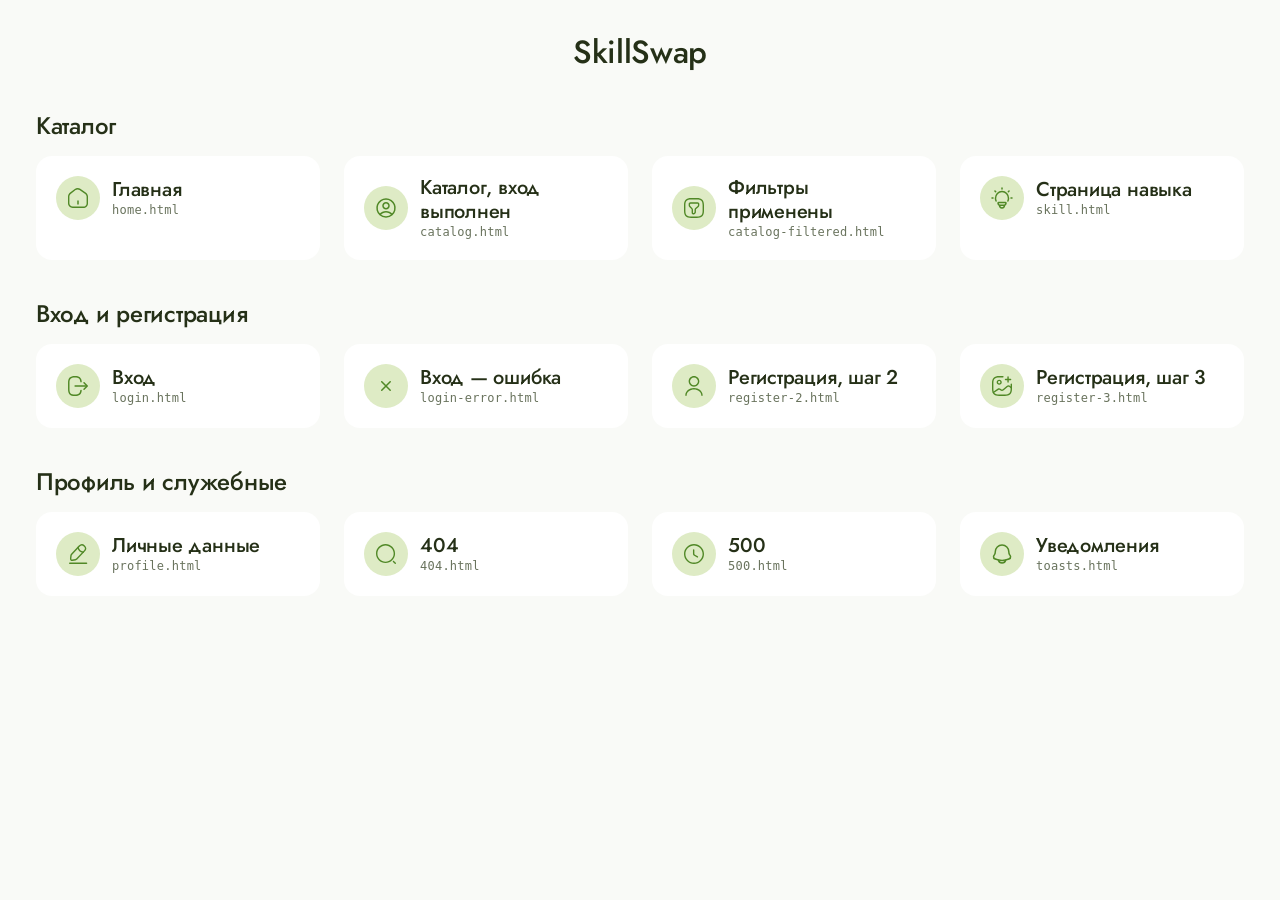
<file: index.html>
<!DOCTYPE html>
<html lang="ru">

<head>
	<meta charset="utf-8">
	<meta name="viewport" content="width=device-width, initial-scale=1">
	<title>Карта страниц — SkillSwap</title>
	<link rel="icon" href="/assets/favicon.ico" sizes="any">
	<link rel="icon" type="image/png" href="/assets/favicon.png">
	<link rel="stylesheet" href="/assets/css/fonts.css">
	<link rel="stylesheet" href="/assets/css/globals.css">
	<link rel="stylesheet" href="/assets/css/base.css">
	<link rel="stylesheet" href="/assets/css/components.css">
	<link rel="stylesheet" href="/assets/css/layout.css">
	<style>
		.map__intro {
			margin-bottom: 40px;
			text-align: center;
		}

		.map__group {
			margin-bottom: 40px;
		}

		.map__group-title {
			font-family: var(--font-heading);
			font-weight: 500;
			font-size: 24px;
			line-height: 28px;
			letter-spacing: -0.26px;
			margin-bottom: 16px;
		}

		.map__grid {
			display: grid;
			grid-template-columns: repeat(auto-fill, minmax(280px, 1fr));
			gap: 24px;
		}

		.map__card {
			display: flex;
			flex-direction: column;
			gap: 12px;
			padding: 20px;
			background: var(--color-surface);
			border-radius: var(--radius-lg);
			color: var(--color-text);
			transition: transform .15s, box-shadow .15s;
		}

		.map__card:hover {
			text-decoration: none;
			transform: translateY(-2px);
			box-shadow: 0 8px 24px rgba(37, 48, 23, .10);
		}

		.map__card-head {
			display: flex;
			align-items: center;
			gap: 12px;
		}

		.map__icon {
			display: inline-flex;
			align-items: center;
			justify-content: center;
			width: 44px;
			height: 44px;
			flex: none;
			border-radius: 50%;
			background: var(--color-accent-hover);
			color: var(--color-accent-pressed);
		}

		.map__name {
			font-family: var(--font-heading);
			font-weight: 500;
			font-size: 20px;
			line-height: 24px;
			letter-spacing: -0.22px;
		}

		.map__file {
			font-size: 12px;
			line-height: 16px;
			letter-spacing: 0.24px;
			color: var(--color-caption);
			font-family: ui-monospace, "SFMono-Regular", Consolas, monospace;
		}

	</style>
</head>

<body>
	<div class="page">

		<main class="page__main">
			<div class="container">

				<div class="map__intro">
					<h1>SkillSwap</h1>
				</div>

				<!-- Каталог -->
				<section class="map__group">
					<h2 class="map__group-title">Каталог</h2>
					<div class="map__grid">

						<a class="map__card" href="/home.html" target="_blank" rel="noopener">
							<div class="map__card-head">
								<span class="map__icon"><svg class="icon" aria-hidden="true">
										<use href="/assets/svg/sprite.svg#i-home"></use>
									</svg></span>
								<div>
									<p class="map__name">Главная</p>
									<p class="map__file">home.html</p>
								</div>
							</div>
						</a>

						<a class="map__card" href="/catalog.html" target="_blank" rel="noopener">
							<div class="map__card-head">
								<span class="map__icon"><svg class="icon" aria-hidden="true">
										<use href="/assets/svg/sprite.svg#i-user-circle"></use>
									</svg></span>
								<div>
									<p class="map__name">Каталог, вход выполнен</p>
									<p class="map__file">catalog.html</p>
								</div>
							</div>
						</a>

						<a class="map__card" href="/catalog-filtered.html" target="_blank" rel="noopener">
							<div class="map__card-head">
								<span class="map__icon"><svg class="icon" aria-hidden="true">
										<use href="/assets/svg/sprite.svg#i-filter-square"></use>
									</svg></span>
								<div>
									<p class="map__name">Фильтры применены</p>
									<p class="map__file">catalog-filtered.html</p>
								</div>
							</div>
						</a>

						<a class="map__card" href="/skill.html" target="_blank" rel="noopener">
							<div class="map__card-head">
								<span class="map__icon"><svg class="icon" aria-hidden="true">
										<use href="/assets/svg/sprite.svg#i-idea"></use>
									</svg></span>
								<div>
									<p class="map__name">Страница навыка</p>
									<p class="map__file">skill.html</p>
								</div>
							</div>
						</a>

					</div>
				</section>

				<!-- Вход и регистрация -->
				<section class="map__group">
					<h2 class="map__group-title">Вход и регистрация</h2>
					<div class="map__grid">

						<a class="map__card" href="/login.html" target="_blank" rel="noopener">
							<div class="map__card-head">
								<span class="map__icon"><svg class="icon" aria-hidden="true">
										<use href="/assets/svg/sprite.svg#i-logout"></use>
									</svg></span>
								<div>
									<p class="map__name">Вход</p>
									<p class="map__file">login.html</p>
								</div>
							</div>
						</a>

						<a class="map__card" href="/login-error.html" target="_blank" rel="noopener">
							<div class="map__card-head">
								<span class="map__icon"><svg class="icon" aria-hidden="true">
										<use href="/assets/svg/sprite.svg#i-cross"></use>
									</svg></span>
								<div>
									<p class="map__name">Вход — ошибка</p>
									<p class="map__file">login-error.html</p>
								</div>
							</div>
						</a>

						<a class="map__card" href="/register-2.html" target="_blank" rel="noopener">
							<div class="map__card-head">
								<span class="map__icon"><svg class="icon" aria-hidden="true">
										<use href="/assets/svg/sprite.svg#i-user"></use>
									</svg></span>
								<div>
									<p class="map__name">Регистрация, шаг 2</p>
									<p class="map__file">register-2.html</p>
								</div>
							</div>
						</a>

						<a class="map__card" href="/register-3.html" target="_blank" rel="noopener">
							<div class="map__card-head">
								<span class="map__icon"><svg class="icon" aria-hidden="true">
										<use href="/assets/svg/sprite.svg#i-gallery-add"></use>
									</svg></span>
								<div>
									<p class="map__name">Регистрация, шаг 3</p>
									<p class="map__file">register-3.html</p>
								</div>
							</div>
						</a>

					</div>
				</section>

				<!-- Профиль -->
				<section class="map__group">
					<h2 class="map__group-title">Профиль и служебные</h2>
					<div class="map__grid">

						<a class="map__card" href="/profile.html" target="_blank" rel="noopener">
							<div class="map__card-head">
								<span class="map__icon"><svg class="icon" aria-hidden="true">
										<use href="/assets/svg/sprite.svg#i-edit"></use>
									</svg></span>
								<div>
									<p class="map__name">Личные данные</p>
									<p class="map__file">profile.html</p>
								</div>
							</div>
						</a>

						<a class="map__card" href="/404.html" target="_blank" rel="noopener">
							<div class="map__card-head">
								<span class="map__icon"><svg class="icon" aria-hidden="true">
										<use href="/assets/svg/sprite.svg#i-search"></use>
									</svg></span>
								<div>
									<p class="map__name">404</p>
									<p class="map__file">404.html</p>
								</div>
							</div>
						</a>

						<a class="map__card" href="/500.html" target="_blank" rel="noopener">
							<div class="map__card-head">
								<span class="map__icon"><svg class="icon" aria-hidden="true">
										<use href="/assets/svg/sprite.svg#i-clock"></use>
									</svg></span>
								<div>
									<p class="map__name">500</p>
									<p class="map__file">500.html</p>
								</div>
							</div>
						</a>

						<a class="map__card" href="/toasts.html" target="_blank" rel="noopener">
							<div class="map__card-head">
								<span class="map__icon"><svg class="icon" aria-hidden="true">
										<use href="/assets/svg/sprite.svg#i-notification"></use>
									</svg></span>
								<div>
									<p class="map__name">Уведомления</p>
									<p class="map__file">toasts.html</p>
								</div>
							</div>
						</a>

					</div>
				</section>

			</div>
		</main>

	</div>
	<script src="/assets/js/main.js"></script>
</body>

</html>
</file>
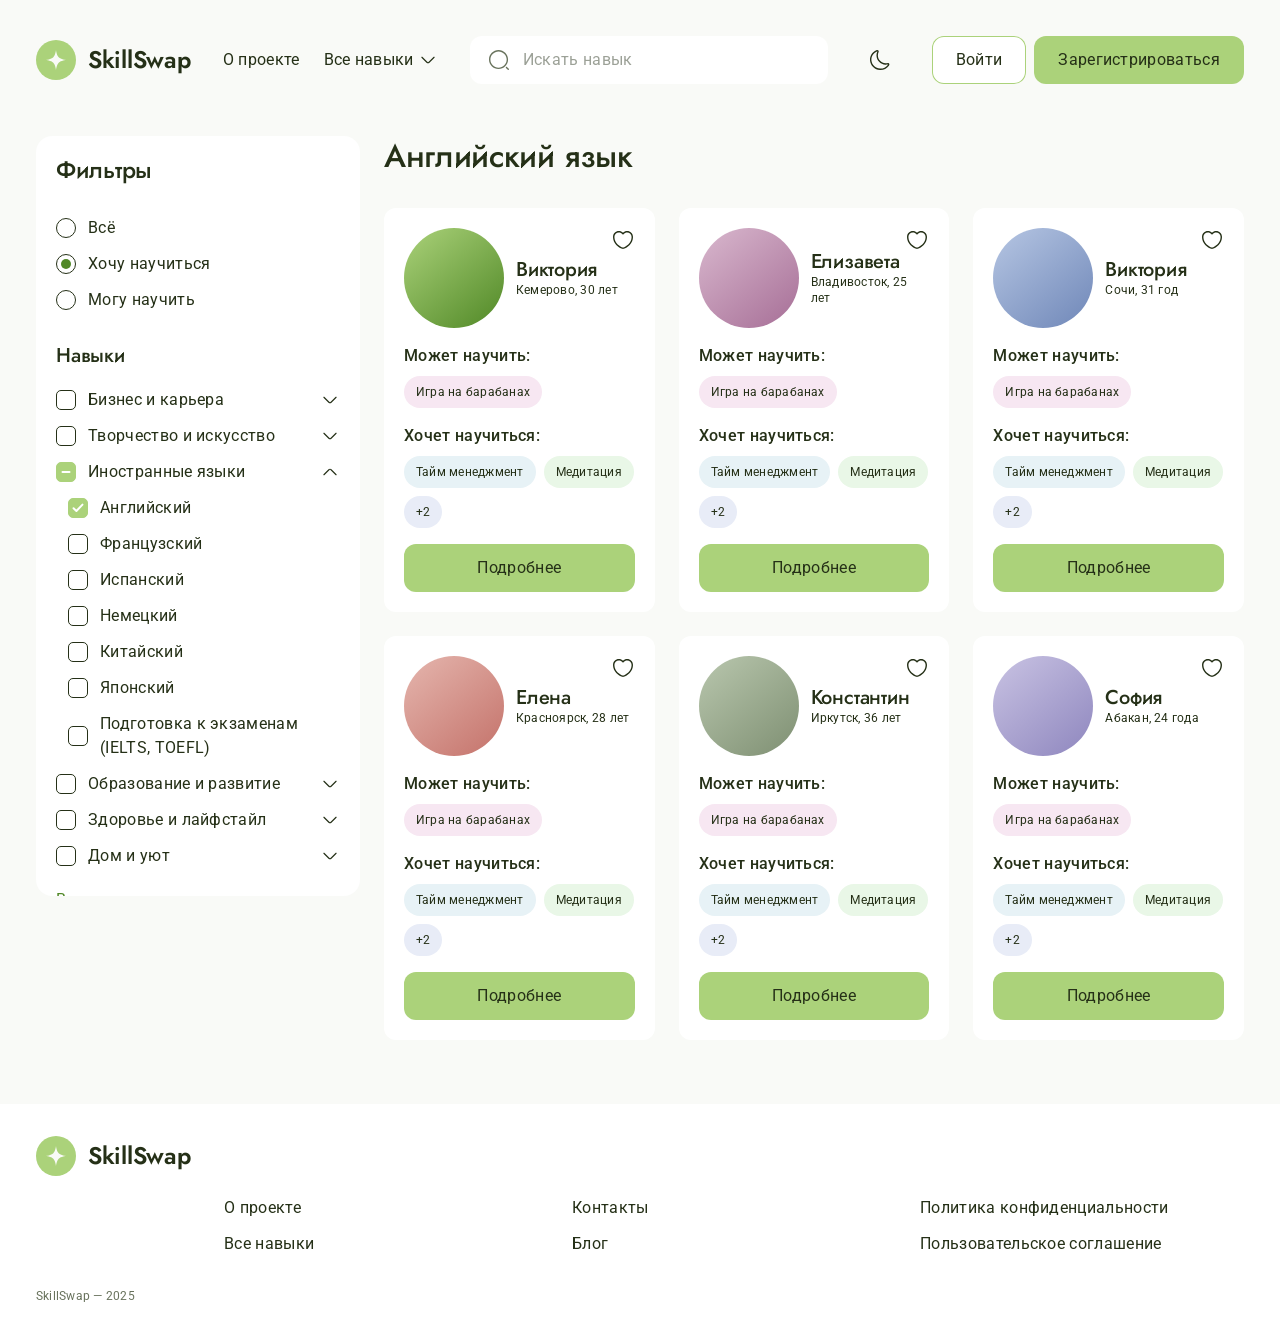
<file: catalog-filtered.html>
<!DOCTYPE html>
<html lang="ru">

<head>
	<meta charset="utf-8">
	<meta name="viewport" content="width=device-width, initial-scale=1">
	<title>Английский язык — SkillSwap</title>
	<meta name="description" content="SkillSwap — площадка обмена знаниями и навыками между людьми.">
	<link rel="icon" href="/assets/favicon.ico" sizes="any">
	<link rel="icon" type="image/png" href="/assets/favicon.png">
	<link rel="stylesheet" href="/assets/css/fonts.css">
	<link rel="stylesheet" href="/assets/css/globals.css">
	<link rel="stylesheet" href="/assets/css/base.css">
	<link rel="stylesheet" href="/assets/css/components.css">
	<link rel="stylesheet" href="/assets/css/layout.css">
</head>

<body>
	<div class="page">

		<!-- Шапка -->
		<header class="header">
			<div class="container header__inner">
				<a class="logo" href="/home.html">
					<span class="logo__mark"><svg class="icon" aria-hidden="true">
							<use href="/assets/svg/sprite.svg#i-logo-mark"></use>
						</svg></span>
					SkillSwap
				</a>

				<nav class="header__nav">
					<a href="#">О проекте</a>
					<button class="header__nav-toggle" type="button" data-popover-toggle aria-controls="skills-menu" aria-expanded="false">
						Все навыки
						<svg class="icon icon--sm" aria-hidden="true">
							<use href="/assets/svg/sprite.svg#i-chevron-down"></use>
						</svg>
					</button>
				</nav>

				<form class="header__search" role="search">
					<label class="visually-hidden" for="search">Искать навык</label>
					<div class="input-wrap search">
						<span class="input-wrap__icon-left"><svg class="icon" aria-hidden="true">
								<use href="/assets/svg/sprite.svg#i-search"></use>
							</svg></span>
						<input class="input" id="search" type="search" placeholder="Искать навык">
						<button class="input-wrap__action" type="button" data-search-clear aria-label="Очистить" hidden>
							<svg class="icon" aria-hidden="true">
								<use href="/assets/svg/sprite.svg#i-cross"></use>
							</svg>
						</button>
					</div>
				</form>

				<div class="header__actions">
					<button class="btn-icon" type="button" data-theme-toggle aria-label="Тёмная тема">
						<svg class="icon" aria-hidden="true">
							<use href="/assets/svg/sprite.svg#i-moon"></use>
						</svg>
					</button>
					<div class="header__buttons">
						<a class="btn btn--secondary" href="/login.html">Войти</a>
						<a class="btn btn--primary" href="/register-2.html" aria-label="Зарегистрироваться"><svg class="icon btn__icon" aria-hidden="true">
								<use href="/assets/svg/sprite.svg#i-user-circle"></use>
							</svg><span class="btn__label">Зарегистрироваться</span></a>
					</div>
				</div>

				<div class="header__mega" id="skills-menu" hidden>
					<div class="mega__grid">
						<div class="mega__col">
							<section class="mega__group">
								<h2 class="mega__title">
									<span class="mega__icon mega__icon--business"><svg class="icon" aria-hidden="true">
											<use href="/assets/svg/sprite.svg#i-briefcase"></use>
										</svg></span>
									Бизнес и карьера
								</h2>
								<ul class="mega__list">
									<li><a href="/catalog-filtered.html">Управление командой</a></li>
									<li><a href="/catalog-filtered.html">Маркетинг и реклама</a></li>
									<li><a href="/catalog-filtered.html">Продажи и переговоры</a></li>
									<li><a href="/catalog-filtered.html">Личный бренд</a></li>
									<li><a href="/catalog-filtered.html">Резюме и собеседование</a></li>
									<li><a href="/catalog-filtered.html">Тайм-менеджмент</a></li>
									<li><a href="/catalog-filtered.html">Проектное управление</a></li>
									<li><a href="/catalog-filtered.html">Предпринимательство</a></li>
								</ul>
							</section>

							<section class="mega__group">
								<h2 class="mega__title">
									<span class="mega__icon mega__icon--languages"><svg class="icon" aria-hidden="true">
											<use href="/assets/svg/sprite.svg#i-global"></use>
										</svg></span>
									Иностранные языки
								</h2>
								<ul class="mega__list">
									<li><a href="/catalog-filtered.html">Английский</a></li>
									<li><a href="/catalog-filtered.html">Французский</a></li>
									<li><a href="/catalog-filtered.html">Испанский</a></li>
									<li><a href="/catalog-filtered.html">Немецкий</a></li>
									<li><a href="/catalog-filtered.html">Китайский</a></li>
									<li><a href="/catalog-filtered.html">Японский</a></li>
									<li><a href="/catalog-filtered.html">Подготовка к экзаменам (IELTS, TOEFL)</a></li>
								</ul>
							</section>

							<section class="mega__group">
								<h2 class="mega__title">
									<span class="mega__icon mega__icon--home"><svg class="icon" aria-hidden="true">
											<use href="/assets/svg/sprite.svg#i-home"></use>
										</svg></span>
									Дом и уют
								</h2>
								<ul class="mega__list">
									<li><a href="/catalog-filtered.html">Уборка и организация</a></li>
									<li><a href="/catalog-filtered.html">Домашние финансы</a></li>
									<li><a href="/catalog-filtered.html">Приготовление еды</a></li>
									<li><a href="/catalog-filtered.html">Домашние растения</a></li>
									<li><a href="/catalog-filtered.html">Ремонт</a></li>
									<li><a href="/catalog-filtered.html">Хранение вещей</a></li>
								</ul>
							</section>
						</div>
						<div class="mega__col">
							<section class="mega__group">
								<h2 class="mega__title">
									<span class="mega__icon mega__icon--creative"><svg class="icon" aria-hidden="true">
											<use href="/assets/svg/sprite.svg#i-palette"></use>
										</svg></span>
									Творчество и искусство
								</h2>
								<ul class="mega__list">
									<li><a href="/catalog-filtered.html">Рисование и иллюстрация</a></li>
									<li><a href="/catalog-filtered.html">Фотография</a></li>
									<li><a href="/catalog-filtered.html">Видеомонтаж</a></li>
									<li><a href="/catalog-filtered.html">Музыка и звук</a></li>
									<li><a href="/catalog-filtered.html">Актёрское мастерство</a></li>
									<li><a href="/catalog-filtered.html">Креативное письмо</a></li>
									<li><a href="/catalog-filtered.html">Арт-терапия</a></li>
									<li><a href="/catalog-filtered.html">Декор и DIY</a></li>
								</ul>
							</section>

							<section class="mega__group">
								<h2 class="mega__title">
									<span class="mega__icon mega__icon--education"><svg class="icon" aria-hidden="true">
											<use href="/assets/svg/sprite.svg#i-book"></use>
										</svg></span>
									Образование и развитие
								</h2>
								<ul class="mega__list">
									<li><a href="/catalog-filtered.html">Личностное развитие</a></li>
									<li><a href="/catalog-filtered.html">Навыки обучения</a></li>
									<li><a href="/catalog-filtered.html">Когнитивные техники</a></li>
									<li><a href="/catalog-filtered.html">Скорочтение</a></li>
									<li><a href="/catalog-filtered.html">Навыки преподавания</a></li>
									<li><a href="/catalog-filtered.html">Коучинг</a></li>
								</ul>
							</section>

							<section class="mega__group">
								<h2 class="mega__title">
									<span class="mega__icon mega__icon--health"><svg class="icon" aria-hidden="true">
											<use href="/assets/svg/sprite.svg#i-lifestyle"></use>
										</svg></span>
									Здоровье и лайфстайл
								</h2>
								<ul class="mega__list">
									<li><a href="/catalog-filtered.html">Йога и медитация</a></li>
									<li><a href="/catalog-filtered.html">Питание и ЗОЖ</a></li>
									<li><a href="/catalog-filtered.html">Ментальное здоровье</a></li>
									<li><a href="/catalog-filtered.html">Осознанность</a></li>
									<li><a href="/catalog-filtered.html">Физические тренировки</a></li>
									<li><a href="/catalog-filtered.html">Сон и восстановление</a></li>
									<li><a href="/catalog-filtered.html">Баланс жизни и работы</a></li>
								</ul>
							</section>
						</div>
					</div>
				</div>
			</div>
		</header>

		<main class="page__main">
			<div class="container">
				<div class="catalog">

					<!-- Фильтры -->
					<button class="btn btn--secondary filters__mobile-toggle" type="button" data-filters-toggle aria-expanded="false" aria-controls="filters">
						Фильтры
						<svg class="icon icon--sm" aria-hidden="true">
							<use href="/assets/svg/sprite.svg#i-chevron-down"></use>
						</svg>
					</button>

					<aside class="filters is-collapsed" id="filters">
						<h2>Фильтры</h2>

						<div class="filters__group">
							<div class="filters__list">
								<label class="check"><input type="radio" name="mode"><span class="radio__box"></span><span class="check__text">Всё</span></label>
								<label class="check"><input type="radio" name="mode" checked><span class="radio__box"></span><span class="check__text">Хочу научиться</span></label>
								<label class="check"><input type="radio" name="mode"><span class="radio__box"></span><span class="check__text">Могу научить</span></label>
							</div>
						</div>

						<div class="filters__group">
							<h3 class="filters__title">Навыки</h3>
							<div class="filters__list">
								<div class="filters__row">
									<label class="check"><input type="checkbox"><span class="check__box"></span><span class="check__text">Бизнес и карьера</span></label>
									<button class="filters__expand" type="button" aria-expanded="false" aria-controls="sub-business-f" aria-label="Показать подкатегории">
										<svg class="icon" aria-hidden="true">
											<use href="/assets/svg/sprite.svg#i-chevron-down"></use>
										</svg>
									</button>
								</div>
								<div class="filters__sub" id="sub-business-f" hidden>
									<label class="check"><input type="checkbox"><span class="check__box"></span><span class="check__text">Управление командой</span></label>
									<label class="check"><input type="checkbox"><span class="check__box"></span><span class="check__text">Маркетинг и реклама</span></label>
									<label class="check"><input type="checkbox"><span class="check__box"></span><span class="check__text">Продажи и переговоры</span></label>
									<label class="check"><input type="checkbox"><span class="check__box"></span><span class="check__text">Личный бренд</span></label>
									<label class="check"><input type="checkbox"><span class="check__box"></span><span class="check__text">Резюме и собеседование</span></label>
									<label class="check"><input type="checkbox"><span class="check__box"></span><span class="check__text">Тайм-менеджмент</span></label>
									<label class="check"><input type="checkbox"><span class="check__box"></span><span class="check__text">Проектное управление</span></label>
									<label class="check"><input type="checkbox"><span class="check__box"></span><span class="check__text">Предпринимательство</span></label>
								</div>
								<div class="filters__row">
									<label class="check"><input type="checkbox"><span class="check__box"></span><span class="check__text">Творчество и искусство</span></label>
									<button class="filters__expand" type="button" aria-expanded="false" aria-controls="sub-creative-f" aria-label="Показать подкатегории">
										<svg class="icon" aria-hidden="true">
											<use href="/assets/svg/sprite.svg#i-chevron-down"></use>
										</svg>
									</button>
								</div>
								<div class="filters__sub" id="sub-creative-f" hidden>
									<label class="check"><input type="checkbox"><span class="check__box"></span><span class="check__text">Рисование и иллюстрация</span></label>
									<label class="check"><input type="checkbox"><span class="check__box"></span><span class="check__text">Фотография</span></label>
									<label class="check"><input type="checkbox"><span class="check__box"></span><span class="check__text">Видеомонтаж</span></label>
									<label class="check"><input type="checkbox"><span class="check__box"></span><span class="check__text">Музыка и звук</span></label>
									<label class="check"><input type="checkbox"><span class="check__box"></span><span class="check__text">Актёрское мастерство</span></label>
									<label class="check"><input type="checkbox"><span class="check__box"></span><span class="check__text">Креативное письмо</span></label>
									<label class="check"><input type="checkbox"><span class="check__box"></span><span class="check__text">Арт-терапия</span></label>
									<label class="check"><input type="checkbox"><span class="check__box"></span><span class="check__text">Декор и DIY</span></label>
								</div>
								<div class="filters__row">
									<label class="check"><input type="checkbox"><span class="check__box"></span><span class="check__text">Иностранные языки</span></label>
									<button class="filters__expand" type="button" aria-expanded="true" aria-controls="sub-languages-f" aria-label="Скрыть подкатегории">
										<svg class="icon" aria-hidden="true">
											<use href="/assets/svg/sprite.svg#i-chevron-down"></use>
										</svg>
									</button>
								</div>
								<div class="filters__sub" id="sub-languages-f">
									<label class="check"><input type="checkbox" checked><span class="check__box"></span><span class="check__text">Английский</span></label>
									<label class="check"><input type="checkbox"><span class="check__box"></span><span class="check__text">Французский</span></label>
									<label class="check"><input type="checkbox"><span class="check__box"></span><span class="check__text">Испанский</span></label>
									<label class="check"><input type="checkbox"><span class="check__box"></span><span class="check__text">Немецкий</span></label>
									<label class="check"><input type="checkbox"><span class="check__box"></span><span class="check__text">Китайский</span></label>
									<label class="check"><input type="checkbox"><span class="check__box"></span><span class="check__text">Японский</span></label>
									<label class="check"><input type="checkbox"><span class="check__box"></span><span class="check__text">Подготовка к экзаменам (IELTS, TOEFL)</span></label>
								</div>
								<div class="filters__row">
									<label class="check"><input type="checkbox"><span class="check__box"></span><span class="check__text">Образование и развитие</span></label>
									<button class="filters__expand" type="button" aria-expanded="false" aria-controls="sub-education-f" aria-label="Показать подкатегории">
										<svg class="icon" aria-hidden="true">
											<use href="/assets/svg/sprite.svg#i-chevron-down"></use>
										</svg>
									</button>
								</div>
								<div class="filters__sub" id="sub-education-f" hidden>
									<label class="check"><input type="checkbox"><span class="check__box"></span><span class="check__text">Личностное развитие</span></label>
									<label class="check"><input type="checkbox"><span class="check__box"></span><span class="check__text">Навыки обучения</span></label>
									<label class="check"><input type="checkbox"><span class="check__box"></span><span class="check__text">Когнитивные техники</span></label>
									<label class="check"><input type="checkbox"><span class="check__box"></span><span class="check__text">Скорочтение</span></label>
									<label class="check"><input type="checkbox"><span class="check__box"></span><span class="check__text">Навыки преподавания</span></label>
									<label class="check"><input type="checkbox"><span class="check__box"></span><span class="check__text">Коучинг</span></label>
								</div>
								<div class="filters__row">
									<label class="check"><input type="checkbox"><span class="check__box"></span><span class="check__text">Здоровье и лайфстайл</span></label>
									<button class="filters__expand" type="button" aria-expanded="false" aria-controls="sub-health-f" aria-label="Показать подкатегории">
										<svg class="icon" aria-hidden="true">
											<use href="/assets/svg/sprite.svg#i-chevron-down"></use>
										</svg>
									</button>
								</div>
								<div class="filters__sub" id="sub-health-f" hidden>
									<label class="check"><input type="checkbox"><span class="check__box"></span><span class="check__text">Йога и медитация</span></label>
									<label class="check"><input type="checkbox"><span class="check__box"></span><span class="check__text">Питание и ЗОЖ</span></label>
									<label class="check"><input type="checkbox"><span class="check__box"></span><span class="check__text">Ментальное здоровье</span></label>
									<label class="check"><input type="checkbox"><span class="check__box"></span><span class="check__text">Осознанность</span></label>
									<label class="check"><input type="checkbox"><span class="check__box"></span><span class="check__text">Физические тренировки</span></label>
									<label class="check"><input type="checkbox"><span class="check__box"></span><span class="check__text">Сон и восстановление</span></label>
									<label class="check"><input type="checkbox"><span class="check__box"></span><span class="check__text">Баланс жизни и работы</span></label>
								</div>
								<div class="filters__row">
									<label class="check"><input type="checkbox"><span class="check__box"></span><span class="check__text">Дом и уют</span></label>
									<button class="filters__expand" type="button" aria-expanded="false" aria-controls="sub-home-f" aria-label="Показать подкатегории">
										<svg class="icon" aria-hidden="true">
											<use href="/assets/svg/sprite.svg#i-chevron-down"></use>
										</svg>
									</button>
								</div>
								<div class="filters__sub" id="sub-home-f" hidden>
									<label class="check"><input type="checkbox"><span class="check__box"></span><span class="check__text">Уборка и организация</span></label>
									<label class="check"><input type="checkbox"><span class="check__box"></span><span class="check__text">Домашние финансы</span></label>
									<label class="check"><input type="checkbox"><span class="check__box"></span><span class="check__text">Приготовление еды</span></label>
									<label class="check"><input type="checkbox"><span class="check__box"></span><span class="check__text">Домашние растения</span></label>
									<label class="check"><input type="checkbox"><span class="check__box"></span><span class="check__text">Ремонт</span></label>
									<label class="check"><input type="checkbox"><span class="check__box"></span><span class="check__text">Хранение вещей</span></label>
								</div>
							</div>
							<button class="link-more" type="button" data-expand-all aria-expanded="false">
								<span class="link-more__text">Все категории</span>
								<svg class="icon" aria-hidden="true">
									<use href="/assets/svg/sprite.svg#i-chevron-down"></use>
								</svg>
							</button>
						</div>

						<div class="filters__group">
							<h3 class="filters__title">Пол автора</h3>
							<div class="filters__list">
								<label class="check"><input type="radio" name="gender" checked><span class="radio__box"></span><span class="check__text">Не имеет значения</span></label>
								<label class="check"><input type="radio" name="gender"><span class="radio__box"></span><span class="check__text">Мужской</span></label>
								<label class="check"><input type="radio" name="gender"><span class="radio__box"></span><span class="check__text">Женский</span></label>
							</div>
						</div>

						<div class="filters__group">
							<h3 class="filters__title">Город</h3>
							<div class="filters__list">
								<label class="check"><input type="checkbox"><span class="check__box"></span><span class="check__text">Москва</span></label>
								<label class="check"><input type="checkbox"><span class="check__box"></span><span class="check__text">Санкт-Петербург</span></label>
								<label class="check"><input type="checkbox"><span class="check__box"></span><span class="check__text">Новосибирск</span></label>
								<label class="check"><input type="checkbox"><span class="check__box"></span><span class="check__text">Екатеринбург</span></label>
								<label class="check"><input type="checkbox"><span class="check__box"></span><span class="check__text">Казань</span></label>
								<div class="filters__more" id="more-cities-f" hidden>
									<label class="check"><input type="checkbox"><span class="check__box"></span><span class="check__text">Нижний Новгород</span></label>
									<label class="check"><input type="checkbox"><span class="check__box"></span><span class="check__text">Челябинск</span></label>
									<label class="check"><input type="checkbox"><span class="check__box"></span><span class="check__text">Самара</span></label>
									<label class="check"><input type="checkbox"><span class="check__box"></span><span class="check__text">Омск</span></label>
									<label class="check"><input type="checkbox"><span class="check__box"></span><span class="check__text">Ростов-на-Дону</span></label>
									<label class="check"><input type="checkbox"><span class="check__box"></span><span class="check__text">Уфа</span></label>
									<label class="check"><input type="checkbox"><span class="check__box"></span><span class="check__text">Красноярск</span></label>
									<label class="check"><input type="checkbox"><span class="check__box"></span><span class="check__text">Пермь</span></label>
									<label class="check"><input type="checkbox"><span class="check__box"></span><span class="check__text">Воронеж</span></label>
									<label class="check"><input type="checkbox"><span class="check__box"></span><span class="check__text">Волгоград</span></label>
									<label class="check"><input type="checkbox"><span class="check__box"></span><span class="check__text">Краснодар</span></label>
									<label class="check"><input type="checkbox"><span class="check__box"></span><span class="check__text">Владивосток</span></label>
									<label class="check"><input type="checkbox"><span class="check__box"></span><span class="check__text">Иркутск</span></label>
									<label class="check"><input type="checkbox"><span class="check__box"></span><span class="check__text">Ярославль</span></label>
									<label class="check"><input type="checkbox"><span class="check__box"></span><span class="check__text">Архангельск</span></label>
								</div>
							</div>
							<button class="link-more" type="button" aria-expanded="false" aria-controls="more-cities-f">
								<span class="link-more__text">Все города</span>
								<svg class="icon" aria-hidden="true">
									<use href="/assets/svg/sprite.svg#i-chevron-down"></use>
								</svg>
							</button>
						</div>
					</aside>

					<!-- Контент -->
					<div>
						<section class="section">
							<div class="section__head">
								<h1>Английский язык</h1>
							</div>
							<div class="cards-grid">
								<article class="card">
									<button class="card__like" type="button" aria-label="В избранное"><svg class="icon" aria-hidden="true">
											<use href="/assets/svg/sprite.svg#i-like"></use>
										</svg></button>
									<div class="card__head">
										<span class="avatar avatar--ph avatar--ph-7"></span>
										<div>
											<p class="card__name">Виктория</p>
											<p class="card__meta">Кемерово, 30 лет</p>
										</div>
									</div>
									<div class="card__section">
										<p class="card__section-title">Может научить:</p>
										<div class="tag-list"><span class="tag tag--creative">Игра на барабанах</span></div>
									</div>
									<div class="card__section">
										<p class="card__section-title">Хочет научиться:</p>
										<div class="tag-list">
											<span class="tag tag--education">Тайм менеджмент</span>
											<span class="tag tag--health">Медитация</span>
											<span class="tag tag--more">+2</span>
										</div>
									</div>
									<button class="btn btn--primary btn--block" type="button" data-modal-open="login-modal">Подробнее</button>
								</article>

								<article class="card">
									<button class="card__like" type="button" aria-label="В избранное"><svg class="icon" aria-hidden="true">
											<use href="/assets/svg/sprite.svg#i-like"></use>
										</svg></button>
									<div class="card__head">
										<span class="avatar avatar--ph avatar--ph-8"></span>
										<div>
											<p class="card__name">Елизавета</p>
											<p class="card__meta">Владивосток, 25 лет</p>
										</div>
									</div>
									<div class="card__section">
										<p class="card__section-title">Может научить:</p>
										<div class="tag-list"><span class="tag tag--creative">Игра на барабанах</span></div>
									</div>
									<div class="card__section">
										<p class="card__section-title">Хочет научиться:</p>
										<div class="tag-list">
											<span class="tag tag--education">Тайм менеджмент</span>
											<span class="tag tag--health">Медитация</span>
											<span class="tag tag--more">+2</span>
										</div>
									</div>
									<button class="btn btn--primary btn--block" type="button" data-modal-open="login-modal">Подробнее</button>
								</article>

								<article class="card">
									<button class="card__like" type="button" aria-label="В избранное"><svg class="icon" aria-hidden="true">
											<use href="/assets/svg/sprite.svg#i-like"></use>
										</svg></button>
									<div class="card__head">
										<span class="avatar avatar--ph avatar--ph-9"></span>
										<div>
											<p class="card__name">Виктория</p>
											<p class="card__meta">Сочи, 31 год</p>
										</div>
									</div>
									<div class="card__section">
										<p class="card__section-title">Может научить:</p>
										<div class="tag-list"><span class="tag tag--creative">Игра на барабанах</span></div>
									</div>
									<div class="card__section">
										<p class="card__section-title">Хочет научиться:</p>
										<div class="tag-list">
											<span class="tag tag--education">Тайм менеджмент</span>
											<span class="tag tag--health">Медитация</span>
											<span class="tag tag--more">+2</span>
										</div>
									</div>
									<button class="btn btn--primary btn--block" type="button" data-modal-open="login-modal">Подробнее</button>
								</article>

								<article class="card">
									<button class="card__like" type="button" aria-label="В избранное"><svg class="icon" aria-hidden="true">
											<use href="/assets/svg/sprite.svg#i-like"></use>
										</svg></button>
									<div class="card__head">
										<span class="avatar avatar--ph avatar--ph-2"></span>
										<div>
											<p class="card__name">Елена</p>
											<p class="card__meta">Красноярск, 28 лет</p>
										</div>
									</div>
									<div class="card__section">
										<p class="card__section-title">Может научить:</p>
										<div class="tag-list"><span class="tag tag--creative">Игра на барабанах</span></div>
									</div>
									<div class="card__section">
										<p class="card__section-title">Хочет научиться:</p>
										<div class="tag-list">
											<span class="tag tag--education">Тайм менеджмент</span>
											<span class="tag tag--health">Медитация</span>
											<span class="tag tag--more">+2</span>
										</div>
									</div>
									<button class="btn btn--primary btn--block" type="button" data-modal-open="login-modal">Подробнее</button>
								</article>

								<article class="card">
									<button class="card__like" type="button" aria-label="В избранное"><svg class="icon" aria-hidden="true">
											<use href="/assets/svg/sprite.svg#i-like"></use>
										</svg></button>
									<div class="card__head">
										<span class="avatar avatar--ph avatar--ph-1"></span>
										<div>
											<p class="card__name">Константин</p>
											<p class="card__meta">Иркутск, 36 лет</p>
										</div>
									</div>
									<div class="card__section">
										<p class="card__section-title">Может научить:</p>
										<div class="tag-list"><span class="tag tag--creative">Игра на барабанах</span></div>
									</div>
									<div class="card__section">
										<p class="card__section-title">Хочет научиться:</p>
										<div class="tag-list">
											<span class="tag tag--education">Тайм менеджмент</span>
											<span class="tag tag--health">Медитация</span>
											<span class="tag tag--more">+2</span>
										</div>
									</div>
									<button class="btn btn--primary btn--block" type="button" data-modal-open="login-modal">Подробнее</button>
								</article>

								<article class="card">
									<button class="card__like" type="button" aria-label="В избранное"><svg class="icon" aria-hidden="true">
											<use href="/assets/svg/sprite.svg#i-like"></use>
										</svg></button>
									<div class="card__head">
										<span class="avatar avatar--ph avatar--ph-3"></span>
										<div>
											<p class="card__name">София</p>
											<p class="card__meta">Абакан, 24 года</p>
										</div>
									</div>
									<div class="card__section">
										<p class="card__section-title">Может научить:</p>
										<div class="tag-list"><span class="tag tag--creative">Игра на барабанах</span></div>
									</div>
									<div class="card__section">
										<p class="card__section-title">Хочет научиться:</p>
										<div class="tag-list">
											<span class="tag tag--education">Тайм менеджмент</span>
											<span class="tag tag--health">Медитация</span>
											<span class="tag tag--more">+2</span>
										</div>
									</div>
									<button class="btn btn--primary btn--block" type="button" data-modal-open="login-modal">Подробнее</button>
								</article>
							</div>
						</section>
					</div>
				</div>
			</div>
		</main>

		<!-- Футер -->
		<footer class="footer">
			<div class="container">
				<div class="footer__inner">
					<div class="footer__col">
						<a class="logo" href="/home.html">
							<span class="logo__mark"><svg class="icon" aria-hidden="true">
									<use href="/assets/svg/sprite.svg#i-logo-mark"></use>
								</svg></span>
							SkillSwap
						</a>
					</div>
					<nav class="footer__col">
						<a href="#">О проекте</a>
						<a href="/catalog-filtered.html">Все навыки</a>
					</nav>
					<nav class="footer__col">
						<a href="#">Контакты</a>
						<a href="#">Блог</a>
					</nav>
					<nav class="footer__col">
						<a href="#">Политика конфиденциальности</a>
						<a href="#">Пользовательское соглашение</a>
					</nav>
				</div>
				<p class="footer__copy caption">SkillSwap — 2025</p>
			</div>
		</footer>

		<!-- Модалка входа -->
		<div class="modal-backdrop" id="login-modal" hidden>
			<div class="modal modal--sm" role="dialog" aria-modal="true" aria-labelledby="login-modal-title">
				<span class="modal__icon"><svg class="icon" aria-hidden="true">
						<use href="/assets/svg/sprite.svg#i-user-circle"></use>
					</svg></span>
				<h2 class="modal__title" id="login-modal-title">Пожалуйста, войдите в аккаунт</h2>
				<p class="modal__subtitle">Присоединяйтесь к SkillSwap и обменивайтесь знаниями и навыками с другими людьми</p>
				<div class="modal__actions">
					<button class="btn btn--secondary" type="button" data-modal-close>Отмена</button>
					<a class="btn btn--primary" href="/login.html">Войти</a>
				</div>
			</div>
		</div>

	</div>
	<script src="/assets/js/main.js"></script>
</body>

</html>
</file>
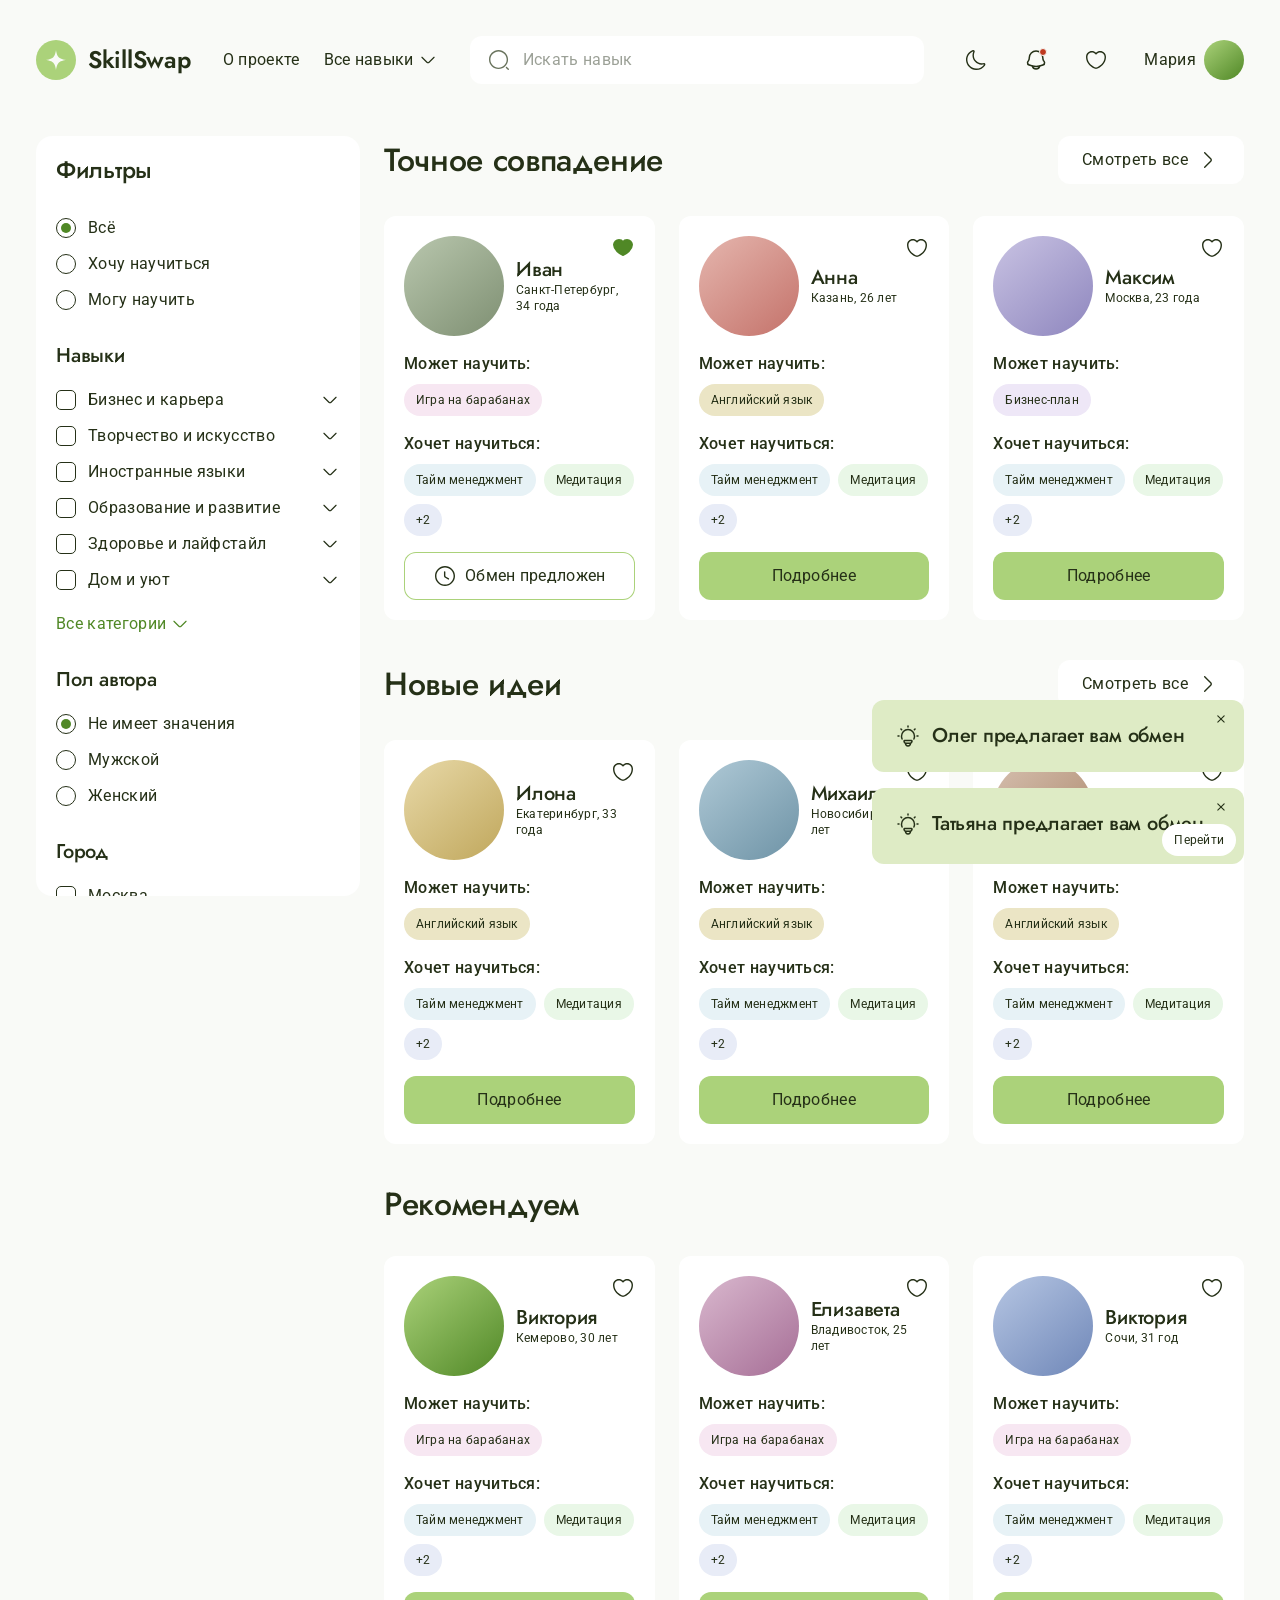
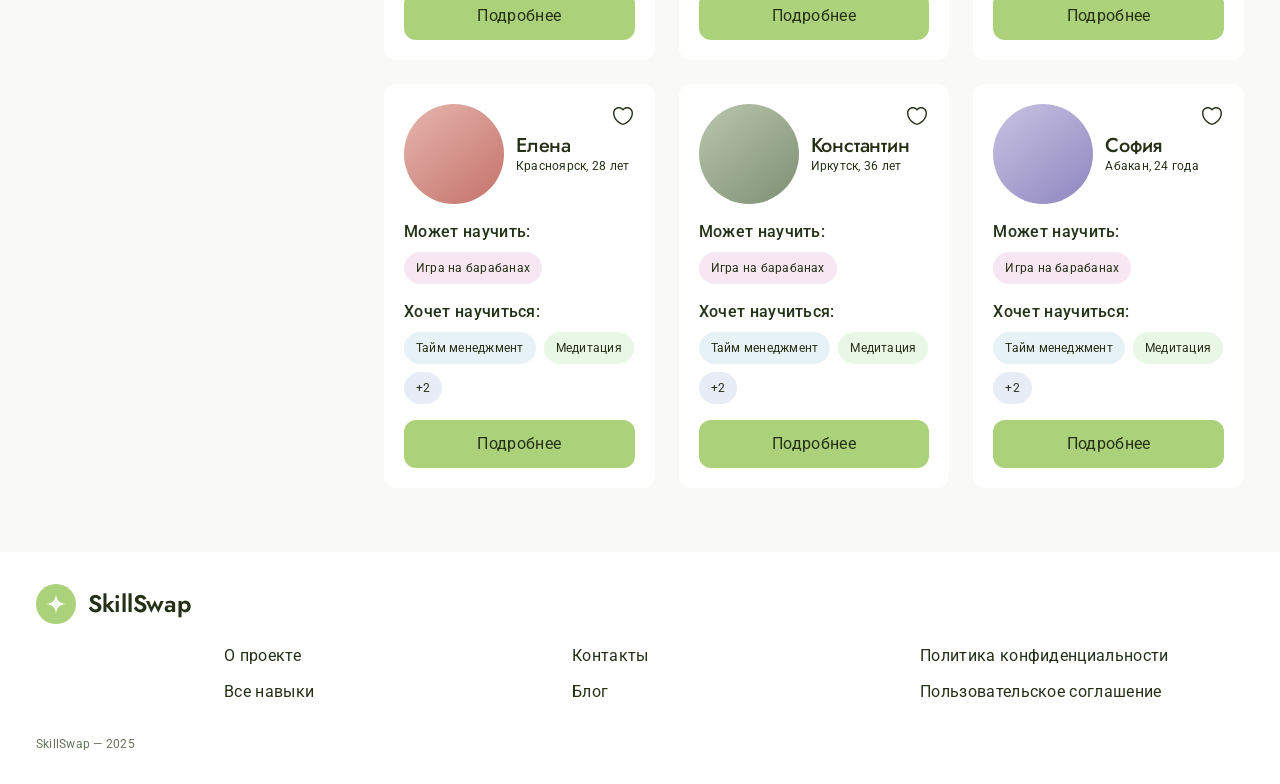
<file: catalog.html>
<!DOCTYPE html>
<html lang="ru">

<head>
	<meta charset="utf-8">
	<meta name="viewport" content="width=device-width, initial-scale=1">
	<title>Каталог навыков — SkillSwap</title>
	<meta name="description" content="SkillSwap — площадка обмена знаниями и навыками между людьми.">
	<link rel="icon" href="/assets/favicon.ico" sizes="any">
	<link rel="icon" type="image/png" href="/assets/favicon.png">
	<link rel="stylesheet" href="/assets/css/fonts.css">
	<link rel="stylesheet" href="/assets/css/globals.css">
	<link rel="stylesheet" href="/assets/css/base.css">
	<link rel="stylesheet" href="/assets/css/components.css">
	<link rel="stylesheet" href="/assets/css/layout.css">
</head>

<body>
	<div class="page">

		<!-- Шапка -->
		<header class="header">
			<div class="container header__inner">
				<a class="logo" href="/catalog.html">
					<span class="logo__mark"><svg class="icon" aria-hidden="true">
							<use href="/assets/svg/sprite.svg#i-logo-mark"></use>
						</svg></span>
					SkillSwap
				</a>

				<nav class="header__nav">
					<a href="#">О проекте</a>
					<button class="header__nav-toggle" type="button" data-popover-toggle aria-controls="skills-menu" aria-expanded="false">
						Все навыки
						<svg class="icon icon--sm" aria-hidden="true">
							<use href="/assets/svg/sprite.svg#i-chevron-down"></use>
						</svg>
					</button>
				</nav>

				<form class="header__search" role="search">
					<label class="visually-hidden" for="search">Искать навык</label>
					<div class="input-wrap search">
						<span class="input-wrap__icon-left"><svg class="icon" aria-hidden="true">
								<use href="/assets/svg/sprite.svg#i-search"></use>
							</svg></span>
						<input class="input" id="search" type="search" placeholder="Искать навык">
						<button class="input-wrap__action" type="button" data-search-clear aria-label="Очистить" hidden>
							<svg class="icon" aria-hidden="true">
								<use href="/assets/svg/sprite.svg#i-cross"></use>
							</svg>
						</button>
					</div>
				</form>

				<div class="header__actions">
					<div class="header__icons">
						<button class="btn-icon" type="button" data-theme-toggle aria-label="Тёмная тема">
							<svg class="icon" aria-hidden="true">
								<use href="/assets/svg/sprite.svg#i-moon"></use>
							</svg>
						</button>
						<button class="btn-icon has-badge" type="button" data-popover-toggle aria-controls="notifications" aria-expanded="false" aria-label="Уведомления">
							<svg class="icon" aria-hidden="true">
								<use href="/assets/svg/sprite.svg#i-notification"></use>
							</svg>
						</button>
						<a class="btn-icon" href="#" aria-label="Избранное">
							<svg class="icon" aria-hidden="true">
								<use href="/assets/svg/sprite.svg#i-like"></use>
							</svg>
						</a>
					</div>
					<button class="header__user" type="button" data-popover-toggle aria-controls="profile-menu" aria-expanded="false">
						<span>Мария</span>
						<span class="avatar avatar--sm avatar--ph avatar--ph-7"></span>
					</button>

					<div class="header__popover notifications" id="notifications" hidden>
						<section class="notifications__section" data-notif-new>
							<div class="notifications__head">
								<h2 class="notifications__title">Новые уведомления</h2>
								<button class="notifications__action" type="button" data-notif-read-all>Прочитать все</button>
							</div>
							<ul class="notifications__list">
								<li class="notif">
									<svg class="icon notif__icon" aria-hidden="true">
										<use href="/assets/svg/sprite.svg#i-idea"></use>
									</svg>
									<div>
										<p class="notif__title">Николай принял ваш обмен</p>
										<p class="notif__text">Перейдите в профиль, чтобы обсудить детали</p>
									</div>
									<span class="notif__date">сегодня</span>
									<a class="btn btn--primary notif__go" href="/profile.html">Перейти</a>
								</li>
								<li class="notif">
									<svg class="icon notif__icon" aria-hidden="true">
										<use href="/assets/svg/sprite.svg#i-idea"></use>
									</svg>
									<div>
										<p class="notif__title">Татьяна предлагает вам обмен</p>
										<p class="notif__text">Примите обмен, чтобы обсудить детали</p>
									</div>
									<span class="notif__date">сегодня</span>
									<a class="btn btn--primary notif__go" href="/profile.html">Перейти</a>
								</li>
							</ul>
						</section>

						<section class="notifications__section" data-notif-seen>
							<div class="notifications__head">
								<h2 class="notifications__title">Просмотренные</h2>
								<button class="notifications__action" type="button" data-notif-clear>Очистить</button>
							</div>
							<ul class="notifications__list">
								<li class="notif notif--seen">
									<svg class="icon notif__icon" aria-hidden="true">
										<use href="/assets/svg/sprite.svg#i-idea"></use>
									</svg>
									<div>
										<p class="notif__title">Олег предлагает вам обмен</p>
										<p class="notif__text">Примите обмен, чтобы обсудить детали</p>
									</div>
									<span class="notif__date">вчера</span>
								</li>
								<li class="notif notif--seen">
									<svg class="icon notif__icon" aria-hidden="true">
										<use href="/assets/svg/sprite.svg#i-idea"></use>
									</svg>
									<div>
										<p class="notif__title">Игорь принял ваш обмен</p>
										<p class="notif__text">Перейдите в профиль, чтобы обсудить детали</p>
									</div>
									<span class="notif__date">23 мая</span>
								</li>
							</ul>
						</section>
					</div>

					<div class="header__popover header__popover--menu" id="profile-menu" hidden>
						<a class="header__popover-item" href="/profile.html">Личный кабинет</a>
						<a class="header__popover-item" href="/home.html">
							Выйти из аккаунта
							<svg class="icon" aria-hidden="true">
								<use href="/assets/svg/sprite.svg#i-logout"></use>
							</svg>
						</a>
					</div>
				</div>

				<div class="header__mega" id="skills-menu" hidden>
					<div class="mega__grid">
						<div class="mega__col">
							<section class="mega__group">
								<h2 class="mega__title">
									<span class="mega__icon mega__icon--business"><svg class="icon" aria-hidden="true">
											<use href="/assets/svg/sprite.svg#i-briefcase"></use>
										</svg></span>
									Бизнес и карьера
								</h2>
								<ul class="mega__list">
									<li><a href="/catalog-filtered.html">Управление командой</a></li>
									<li><a href="/catalog-filtered.html">Маркетинг и реклама</a></li>
									<li><a href="/catalog-filtered.html">Продажи и переговоры</a></li>
									<li><a href="/catalog-filtered.html">Личный бренд</a></li>
									<li><a href="/catalog-filtered.html">Резюме и собеседование</a></li>
									<li><a href="/catalog-filtered.html">Тайм-менеджмент</a></li>
									<li><a href="/catalog-filtered.html">Проектное управление</a></li>
									<li><a href="/catalog-filtered.html">Предпринимательство</a></li>
								</ul>
							</section>

							<section class="mega__group">
								<h2 class="mega__title">
									<span class="mega__icon mega__icon--languages"><svg class="icon" aria-hidden="true">
											<use href="/assets/svg/sprite.svg#i-global"></use>
										</svg></span>
									Иностранные языки
								</h2>
								<ul class="mega__list">
									<li><a href="/catalog-filtered.html">Английский</a></li>
									<li><a href="/catalog-filtered.html">Французский</a></li>
									<li><a href="/catalog-filtered.html">Испанский</a></li>
									<li><a href="/catalog-filtered.html">Немецкий</a></li>
									<li><a href="/catalog-filtered.html">Китайский</a></li>
									<li><a href="/catalog-filtered.html">Японский</a></li>
									<li><a href="/catalog-filtered.html">Подготовка к экзаменам (IELTS, TOEFL)</a></li>
								</ul>
							</section>

							<section class="mega__group">
								<h2 class="mega__title">
									<span class="mega__icon mega__icon--home"><svg class="icon" aria-hidden="true">
											<use href="/assets/svg/sprite.svg#i-home"></use>
										</svg></span>
									Дом и уют
								</h2>
								<ul class="mega__list">
									<li><a href="/catalog-filtered.html">Уборка и организация</a></li>
									<li><a href="/catalog-filtered.html">Домашние финансы</a></li>
									<li><a href="/catalog-filtered.html">Приготовление еды</a></li>
									<li><a href="/catalog-filtered.html">Домашние растения</a></li>
									<li><a href="/catalog-filtered.html">Ремонт</a></li>
									<li><a href="/catalog-filtered.html">Хранение вещей</a></li>
								</ul>
							</section>
						</div>
						<div class="mega__col">
							<section class="mega__group">
								<h2 class="mega__title">
									<span class="mega__icon mega__icon--creative"><svg class="icon" aria-hidden="true">
											<use href="/assets/svg/sprite.svg#i-palette"></use>
										</svg></span>
									Творчество и искусство
								</h2>
								<ul class="mega__list">
									<li><a href="/catalog-filtered.html">Рисование и иллюстрация</a></li>
									<li><a href="/catalog-filtered.html">Фотография</a></li>
									<li><a href="/catalog-filtered.html">Видеомонтаж</a></li>
									<li><a href="/catalog-filtered.html">Музыка и звук</a></li>
									<li><a href="/catalog-filtered.html">Актёрское мастерство</a></li>
									<li><a href="/catalog-filtered.html">Креативное письмо</a></li>
									<li><a href="/catalog-filtered.html">Арт-терапия</a></li>
									<li><a href="/catalog-filtered.html">Декор и DIY</a></li>
								</ul>
							</section>

							<section class="mega__group">
								<h2 class="mega__title">
									<span class="mega__icon mega__icon--education"><svg class="icon" aria-hidden="true">
											<use href="/assets/svg/sprite.svg#i-book"></use>
										</svg></span>
									Образование и развитие
								</h2>
								<ul class="mega__list">
									<li><a href="/catalog-filtered.html">Личностное развитие</a></li>
									<li><a href="/catalog-filtered.html">Навыки обучения</a></li>
									<li><a href="/catalog-filtered.html">Когнитивные техники</a></li>
									<li><a href="/catalog-filtered.html">Скорочтение</a></li>
									<li><a href="/catalog-filtered.html">Навыки преподавания</a></li>
									<li><a href="/catalog-filtered.html">Коучинг</a></li>
								</ul>
							</section>

							<section class="mega__group">
								<h2 class="mega__title">
									<span class="mega__icon mega__icon--health"><svg class="icon" aria-hidden="true">
											<use href="/assets/svg/sprite.svg#i-lifestyle"></use>
										</svg></span>
									Здоровье и лайфстайл
								</h2>
								<ul class="mega__list">
									<li><a href="/catalog-filtered.html">Йога и медитация</a></li>
									<li><a href="/catalog-filtered.html">Питание и ЗОЖ</a></li>
									<li><a href="/catalog-filtered.html">Ментальное здоровье</a></li>
									<li><a href="/catalog-filtered.html">Осознанность</a></li>
									<li><a href="/catalog-filtered.html">Физические тренировки</a></li>
									<li><a href="/catalog-filtered.html">Сон и восстановление</a></li>
									<li><a href="/catalog-filtered.html">Баланс жизни и работы</a></li>
								</ul>
							</section>
						</div>
					</div>
				</div>
			</div>
		</header>

		<main class="page__main">
			<div class="container">
				<div class="catalog">

					<!-- Фильтры -->
					<button class="btn btn--secondary filters__mobile-toggle" type="button" data-filters-toggle aria-expanded="false" aria-controls="filters">
						Фильтры
						<svg class="icon icon--sm" aria-hidden="true">
							<use href="/assets/svg/sprite.svg#i-chevron-down"></use>
						</svg>
					</button>

					<aside class="filters is-collapsed" id="filters">
						<h2>Фильтры</h2>

						<div class="filters__group">
							<div class="filters__list">
								<label class="check"><input type="radio" name="mode" checked><span class="radio__box"></span><span class="check__text">Всё</span></label>
								<label class="check"><input type="radio" name="mode"><span class="radio__box"></span><span class="check__text">Хочу научиться</span></label>
								<label class="check"><input type="radio" name="mode"><span class="radio__box"></span><span class="check__text">Могу научить</span></label>
							</div>
						</div>

						<div class="filters__group">
							<h3 class="filters__title">Навыки</h3>
							<div class="filters__list">
								<div class="filters__row">
									<label class="check"><input type="checkbox"><span class="check__box"></span><span class="check__text">Бизнес и карьера</span></label>
									<button class="filters__expand" type="button" aria-expanded="false" aria-controls="sub-business-c" aria-label="Показать подкатегории">
										<svg class="icon" aria-hidden="true">
											<use href="/assets/svg/sprite.svg#i-chevron-down"></use>
										</svg>
									</button>
								</div>
								<div class="filters__sub" id="sub-business-c" hidden>
									<label class="check"><input type="checkbox"><span class="check__box"></span><span class="check__text">Управление командой</span></label>
									<label class="check"><input type="checkbox"><span class="check__box"></span><span class="check__text">Маркетинг и реклама</span></label>
									<label class="check"><input type="checkbox"><span class="check__box"></span><span class="check__text">Продажи и переговоры</span></label>
									<label class="check"><input type="checkbox"><span class="check__box"></span><span class="check__text">Личный бренд</span></label>
									<label class="check"><input type="checkbox"><span class="check__box"></span><span class="check__text">Резюме и собеседование</span></label>
									<label class="check"><input type="checkbox"><span class="check__box"></span><span class="check__text">Тайм-менеджмент</span></label>
									<label class="check"><input type="checkbox"><span class="check__box"></span><span class="check__text">Проектное управление</span></label>
									<label class="check"><input type="checkbox"><span class="check__box"></span><span class="check__text">Предпринимательство</span></label>
								</div>
								<div class="filters__row">
									<label class="check"><input type="checkbox"><span class="check__box"></span><span class="check__text">Творчество и искусство</span></label>
									<button class="filters__expand" type="button" aria-expanded="false" aria-controls="sub-creative-c" aria-label="Показать подкатегории">
										<svg class="icon" aria-hidden="true">
											<use href="/assets/svg/sprite.svg#i-chevron-down"></use>
										</svg>
									</button>
								</div>
								<div class="filters__sub" id="sub-creative-c" hidden>
									<label class="check"><input type="checkbox"><span class="check__box"></span><span class="check__text">Рисование и иллюстрация</span></label>
									<label class="check"><input type="checkbox"><span class="check__box"></span><span class="check__text">Фотография</span></label>
									<label class="check"><input type="checkbox"><span class="check__box"></span><span class="check__text">Видеомонтаж</span></label>
									<label class="check"><input type="checkbox"><span class="check__box"></span><span class="check__text">Музыка и звук</span></label>
									<label class="check"><input type="checkbox"><span class="check__box"></span><span class="check__text">Актёрское мастерство</span></label>
									<label class="check"><input type="checkbox"><span class="check__box"></span><span class="check__text">Креативное письмо</span></label>
									<label class="check"><input type="checkbox"><span class="check__box"></span><span class="check__text">Арт-терапия</span></label>
									<label class="check"><input type="checkbox"><span class="check__box"></span><span class="check__text">Декор и DIY</span></label>
								</div>
								<div class="filters__row">
									<label class="check"><input type="checkbox"><span class="check__box"></span><span class="check__text">Иностранные языки</span></label>
									<button class="filters__expand" type="button" aria-expanded="false" aria-controls="sub-languages-c" aria-label="Показать подкатегории">
										<svg class="icon" aria-hidden="true">
											<use href="/assets/svg/sprite.svg#i-chevron-down"></use>
										</svg>
									</button>
								</div>
								<div class="filters__sub" id="sub-languages-c" hidden>
									<label class="check"><input type="checkbox"><span class="check__box"></span><span class="check__text">Английский</span></label>
									<label class="check"><input type="checkbox"><span class="check__box"></span><span class="check__text">Французский</span></label>
									<label class="check"><input type="checkbox"><span class="check__box"></span><span class="check__text">Испанский</span></label>
									<label class="check"><input type="checkbox"><span class="check__box"></span><span class="check__text">Немецкий</span></label>
									<label class="check"><input type="checkbox"><span class="check__box"></span><span class="check__text">Китайский</span></label>
									<label class="check"><input type="checkbox"><span class="check__box"></span><span class="check__text">Японский</span></label>
									<label class="check"><input type="checkbox"><span class="check__box"></span><span class="check__text">Подготовка к экзаменам (IELTS, TOEFL)</span></label>
								</div>
								<div class="filters__row">
									<label class="check"><input type="checkbox"><span class="check__box"></span><span class="check__text">Образование и развитие</span></label>
									<button class="filters__expand" type="button" aria-expanded="false" aria-controls="sub-education-c" aria-label="Показать подкатегории">
										<svg class="icon" aria-hidden="true">
											<use href="/assets/svg/sprite.svg#i-chevron-down"></use>
										</svg>
									</button>
								</div>
								<div class="filters__sub" id="sub-education-c" hidden>
									<label class="check"><input type="checkbox"><span class="check__box"></span><span class="check__text">Личностное развитие</span></label>
									<label class="check"><input type="checkbox"><span class="check__box"></span><span class="check__text">Навыки обучения</span></label>
									<label class="check"><input type="checkbox"><span class="check__box"></span><span class="check__text">Когнитивные техники</span></label>
									<label class="check"><input type="checkbox"><span class="check__box"></span><span class="check__text">Скорочтение</span></label>
									<label class="check"><input type="checkbox"><span class="check__box"></span><span class="check__text">Навыки преподавания</span></label>
									<label class="check"><input type="checkbox"><span class="check__box"></span><span class="check__text">Коучинг</span></label>
								</div>
								<div class="filters__row">
									<label class="check"><input type="checkbox"><span class="check__box"></span><span class="check__text">Здоровье и лайфстайл</span></label>
									<button class="filters__expand" type="button" aria-expanded="false" aria-controls="sub-health-c" aria-label="Показать подкатегории">
										<svg class="icon" aria-hidden="true">
											<use href="/assets/svg/sprite.svg#i-chevron-down"></use>
										</svg>
									</button>
								</div>
								<div class="filters__sub" id="sub-health-c" hidden>
									<label class="check"><input type="checkbox"><span class="check__box"></span><span class="check__text">Йога и медитация</span></label>
									<label class="check"><input type="checkbox"><span class="check__box"></span><span class="check__text">Питание и ЗОЖ</span></label>
									<label class="check"><input type="checkbox"><span class="check__box"></span><span class="check__text">Ментальное здоровье</span></label>
									<label class="check"><input type="checkbox"><span class="check__box"></span><span class="check__text">Осознанность</span></label>
									<label class="check"><input type="checkbox"><span class="check__box"></span><span class="check__text">Физические тренировки</span></label>
									<label class="check"><input type="checkbox"><span class="check__box"></span><span class="check__text">Сон и восстановление</span></label>
									<label class="check"><input type="checkbox"><span class="check__box"></span><span class="check__text">Баланс жизни и работы</span></label>
								</div>
								<div class="filters__row">
									<label class="check"><input type="checkbox"><span class="check__box"></span><span class="check__text">Дом и уют</span></label>
									<button class="filters__expand" type="button" aria-expanded="false" aria-controls="sub-home-c" aria-label="Показать подкатегории">
										<svg class="icon" aria-hidden="true">
											<use href="/assets/svg/sprite.svg#i-chevron-down"></use>
										</svg>
									</button>
								</div>
								<div class="filters__sub" id="sub-home-c" hidden>
									<label class="check"><input type="checkbox"><span class="check__box"></span><span class="check__text">Уборка и организация</span></label>
									<label class="check"><input type="checkbox"><span class="check__box"></span><span class="check__text">Домашние финансы</span></label>
									<label class="check"><input type="checkbox"><span class="check__box"></span><span class="check__text">Приготовление еды</span></label>
									<label class="check"><input type="checkbox"><span class="check__box"></span><span class="check__text">Домашние растения</span></label>
									<label class="check"><input type="checkbox"><span class="check__box"></span><span class="check__text">Ремонт</span></label>
									<label class="check"><input type="checkbox"><span class="check__box"></span><span class="check__text">Хранение вещей</span></label>
								</div>
							</div>
							<button class="link-more" type="button" data-expand-all aria-expanded="false">
								<span class="link-more__text">Все категории</span>
								<svg class="icon" aria-hidden="true">
									<use href="/assets/svg/sprite.svg#i-chevron-down"></use>
								</svg>
							</button>
						</div>

						<div class="filters__group">
							<h3 class="filters__title">Пол автора</h3>
							<div class="filters__list">
								<label class="check"><input type="radio" name="gender" checked><span class="radio__box"></span><span class="check__text">Не имеет значения</span></label>
								<label class="check"><input type="radio" name="gender"><span class="radio__box"></span><span class="check__text">Мужской</span></label>
								<label class="check"><input type="radio" name="gender"><span class="radio__box"></span><span class="check__text">Женский</span></label>
							</div>
						</div>

						<div class="filters__group">
							<h3 class="filters__title">Город</h3>
							<div class="filters__list">
								<label class="check"><input type="checkbox"><span class="check__box"></span><span class="check__text">Москва</span></label>
								<label class="check"><input type="checkbox"><span class="check__box"></span><span class="check__text">Санкт-Петербург</span></label>
								<label class="check"><input type="checkbox"><span class="check__box"></span><span class="check__text">Новосибирск</span></label>
								<label class="check"><input type="checkbox"><span class="check__box"></span><span class="check__text">Екатеринбург</span></label>
								<label class="check"><input type="checkbox"><span class="check__box"></span><span class="check__text">Казань</span></label>
								<div class="filters__more" id="more-cities-c" hidden>
									<label class="check"><input type="checkbox"><span class="check__box"></span><span class="check__text">Нижний Новгород</span></label>
									<label class="check"><input type="checkbox"><span class="check__box"></span><span class="check__text">Челябинск</span></label>
									<label class="check"><input type="checkbox"><span class="check__box"></span><span class="check__text">Самара</span></label>
									<label class="check"><input type="checkbox"><span class="check__box"></span><span class="check__text">Омск</span></label>
									<label class="check"><input type="checkbox"><span class="check__box"></span><span class="check__text">Ростов-на-Дону</span></label>
									<label class="check"><input type="checkbox"><span class="check__box"></span><span class="check__text">Уфа</span></label>
									<label class="check"><input type="checkbox"><span class="check__box"></span><span class="check__text">Красноярск</span></label>
									<label class="check"><input type="checkbox"><span class="check__box"></span><span class="check__text">Пермь</span></label>
									<label class="check"><input type="checkbox"><span class="check__box"></span><span class="check__text">Воронеж</span></label>
									<label class="check"><input type="checkbox"><span class="check__box"></span><span class="check__text">Волгоград</span></label>
									<label class="check"><input type="checkbox"><span class="check__box"></span><span class="check__text">Краснодар</span></label>
									<label class="check"><input type="checkbox"><span class="check__box"></span><span class="check__text">Владивосток</span></label>
									<label class="check"><input type="checkbox"><span class="check__box"></span><span class="check__text">Иркутск</span></label>
									<label class="check"><input type="checkbox"><span class="check__box"></span><span class="check__text">Ярославль</span></label>
									<label class="check"><input type="checkbox"><span class="check__box"></span><span class="check__text">Архангельск</span></label>
								</div>
							</div>
							<button class="link-more" type="button" aria-expanded="false" aria-controls="more-cities-c">
								<span class="link-more__text">Все города</span>
								<svg class="icon" aria-hidden="true">
									<use href="/assets/svg/sprite.svg#i-chevron-down"></use>
								</svg>
							</button>
						</div>
					</aside>

					<!-- Контент -->
					<div>
						<section class="section">
							<div class="section__head">
								<h1>Точное совпадение</h1>
								<a class="btn btn--surface" href="/catalog-filtered.html">
									Смотреть все
									<svg class="icon" aria-hidden="true">
										<use href="/assets/svg/sprite.svg#i-chevron-right"></use>
									</svg>
								</a>
							</div>
							<div class="cards-grid">
								<!-- карточка -->
								<article class="card">
									<button class="card__like is-active" type="button" aria-label="Убрать из избранного"><svg class="icon" aria-hidden="true">
											<use href="/assets/svg/sprite.svg#i-like-fill"></use>
										</svg></button>
									<div class="card__head">
										<span class="avatar avatar--ph avatar--ph-1"></span>
										<div>
											<p class="card__name">Иван</p>
											<p class="card__meta">Санкт-Петербург, 34 года</p>
										</div>
									</div>
									<div class="card__section">
										<p class="card__section-title">Может научить:</p>
										<div class="tag-list"><span class="tag tag--creative">Игра на барабанах</span></div>
									</div>
									<div class="card__section">
										<p class="card__section-title">Хочет научиться:</p>
										<div class="tag-list">
											<span class="tag tag--education">Тайм менеджмент</span>
											<span class="tag tag--health">Медитация</span>
											<span class="tag tag--more">+2</span>
										</div>
									</div>
									<button class="btn btn--secondary btn--block" type="button">
										<svg class="icon" aria-hidden="true">
											<use href="/assets/svg/sprite.svg#i-clock"></use>
										</svg>
										Обмен предложен
									</button>
								</article>

								<article class="card">
									<button class="card__like" type="button" aria-label="В избранное"><svg class="icon" aria-hidden="true">
											<use href="/assets/svg/sprite.svg#i-like"></use>
										</svg></button>
									<div class="card__head">
										<span class="avatar avatar--ph avatar--ph-2"></span>
										<div>
											<p class="card__name">Анна</p>
											<p class="card__meta">Казань, 26 лет</p>
										</div>
									</div>
									<div class="card__section">
										<p class="card__section-title">Может научить:</p>
										<div class="tag-list"><span class="tag tag--languages">Английский язык</span></div>
									</div>
									<div class="card__section">
										<p class="card__section-title">Хочет научиться:</p>
										<div class="tag-list">
											<span class="tag tag--education">Тайм менеджмент</span>
											<span class="tag tag--health">Медитация</span>
											<span class="tag tag--more">+2</span>
										</div>
									</div>
									<a class="btn btn--primary btn--block" href="/skill.html">Подробнее</a>
								</article>

								<article class="card">
									<button class="card__like" type="button" aria-label="В избранное"><svg class="icon" aria-hidden="true">
											<use href="/assets/svg/sprite.svg#i-like"></use>
										</svg></button>
									<div class="card__head">
										<span class="avatar avatar--ph avatar--ph-3"></span>
										<div>
											<p class="card__name">Максим</p>
											<p class="card__meta">Москва, 23 года</p>
										</div>
									</div>
									<div class="card__section">
										<p class="card__section-title">Может научить:</p>
										<div class="tag-list"><span class="tag tag--business">Бизнес-план</span></div>
									</div>
									<div class="card__section">
										<p class="card__section-title">Хочет научиться:</p>
										<div class="tag-list">
											<span class="tag tag--education">Тайм менеджмент</span>
											<span class="tag tag--health">Медитация</span>
											<span class="tag tag--more">+2</span>
										</div>
									</div>
									<a class="btn btn--primary btn--block" href="/skill.html">Подробнее</a>
								</article>
							</div>
						</section>

						<section class="section">
							<div class="section__head">
								<h2>Новые идеи</h2>
								<a class="btn btn--surface" href="/catalog-filtered.html">
									Смотреть все
									<svg class="icon" aria-hidden="true">
										<use href="/assets/svg/sprite.svg#i-chevron-right"></use>
									</svg>
								</a>
							</div>
							<div class="cards-grid">
								<article class="card">
									<button class="card__like" type="button" aria-label="В избранное"><svg class="icon" aria-hidden="true">
											<use href="/assets/svg/sprite.svg#i-like"></use>
										</svg></button>
									<div class="card__head">
										<span class="avatar avatar--ph avatar--ph-4"></span>
										<div>
											<p class="card__name">Илона</p>
											<p class="card__meta">Екатеринбург, 33 года</p>
										</div>
									</div>
									<div class="card__section">
										<p class="card__section-title">Может научить:</p>
										<div class="tag-list"><span class="tag tag--languages">Английский язык</span></div>
									</div>
									<div class="card__section">
										<p class="card__section-title">Хочет научиться:</p>
										<div class="tag-list">
											<span class="tag tag--education">Тайм менеджмент</span>
											<span class="tag tag--health">Медитация</span>
											<span class="tag tag--more">+2</span>
										</div>
									</div>
									<a class="btn btn--primary btn--block" href="/skill.html">Подробнее</a>
								</article>

								<article class="card">
									<button class="card__like" type="button" aria-label="В избранное"><svg class="icon" aria-hidden="true">
											<use href="/assets/svg/sprite.svg#i-like"></use>
										</svg></button>
									<div class="card__head">
										<span class="avatar avatar--ph avatar--ph-5"></span>
										<div>
											<p class="card__name">Михаил</p>
											<p class="card__meta">Новосибирск, 29 лет</p>
										</div>
									</div>
									<div class="card__section">
										<p class="card__section-title">Может научить:</p>
										<div class="tag-list"><span class="tag tag--languages">Английский язык</span></div>
									</div>
									<div class="card__section">
										<p class="card__section-title">Хочет научиться:</p>
										<div class="tag-list">
											<span class="tag tag--education">Тайм менеджмент</span>
											<span class="tag tag--health">Медитация</span>
											<span class="tag tag--more">+2</span>
										</div>
									</div>
									<a class="btn btn--primary btn--block" href="/skill.html">Подробнее</a>
								</article>

								<article class="card">
									<button class="card__like" type="button" aria-label="В избранное"><svg class="icon" aria-hidden="true">
											<use href="/assets/svg/sprite.svg#i-like"></use>
										</svg></button>
									<div class="card__head">
										<span class="avatar avatar--ph avatar--ph-6"></span>
										<div>
											<p class="card__name">Мария</p>
											<p class="card__meta">Краснодар, 21 год</p>
										</div>
									</div>
									<div class="card__section">
										<p class="card__section-title">Может научить:</p>
										<div class="tag-list"><span class="tag tag--languages">Английский язык</span></div>
									</div>
									<div class="card__section">
										<p class="card__section-title">Хочет научиться:</p>
										<div class="tag-list">
											<span class="tag tag--education">Тайм менеджмент</span>
											<span class="tag tag--health">Медитация</span>
											<span class="tag tag--more">+2</span>
										</div>
									</div>
									<a class="btn btn--primary btn--block" href="/skill.html">Подробнее</a>
								</article>
							</div>
						</section>

						<section class="section">
							<div class="section__head">
								<h2>Рекомендуем</h2>
							</div>
							<div class="cards-grid">
								<article class="card">
									<button class="card__like" type="button" aria-label="В избранное"><svg class="icon" aria-hidden="true">
											<use href="/assets/svg/sprite.svg#i-like"></use>
										</svg></button>
									<div class="card__head">
										<span class="avatar avatar--ph avatar--ph-7"></span>
										<div>
											<p class="card__name">Виктория</p>
											<p class="card__meta">Кемерово, 30 лет</p>
										</div>
									</div>
									<div class="card__section">
										<p class="card__section-title">Может научить:</p>
										<div class="tag-list"><span class="tag tag--creative">Игра на барабанах</span></div>
									</div>
									<div class="card__section">
										<p class="card__section-title">Хочет научиться:</p>
										<div class="tag-list">
											<span class="tag tag--education">Тайм менеджмент</span>
											<span class="tag tag--health">Медитация</span>
											<span class="tag tag--more">+2</span>
										</div>
									</div>
									<a class="btn btn--primary btn--block" href="/skill.html">Подробнее</a>
								</article>

								<article class="card">
									<button class="card__like" type="button" aria-label="В избранное"><svg class="icon" aria-hidden="true">
											<use href="/assets/svg/sprite.svg#i-like"></use>
										</svg></button>
									<div class="card__head">
										<span class="avatar avatar--ph avatar--ph-8"></span>
										<div>
											<p class="card__name">Елизавета</p>
											<p class="card__meta">Владивосток, 25 лет</p>
										</div>
									</div>
									<div class="card__section">
										<p class="card__section-title">Может научить:</p>
										<div class="tag-list"><span class="tag tag--creative">Игра на барабанах</span></div>
									</div>
									<div class="card__section">
										<p class="card__section-title">Хочет научиться:</p>
										<div class="tag-list">
											<span class="tag tag--education">Тайм менеджмент</span>
											<span class="tag tag--health">Медитация</span>
											<span class="tag tag--more">+2</span>
										</div>
									</div>
									<a class="btn btn--primary btn--block" href="/skill.html">Подробнее</a>
								</article>

								<article class="card">
									<button class="card__like" type="button" aria-label="В избранное"><svg class="icon" aria-hidden="true">
											<use href="/assets/svg/sprite.svg#i-like"></use>
										</svg></button>
									<div class="card__head">
										<span class="avatar avatar--ph avatar--ph-9"></span>
										<div>
											<p class="card__name">Виктория</p>
											<p class="card__meta">Сочи, 31 год</p>
										</div>
									</div>
									<div class="card__section">
										<p class="card__section-title">Может научить:</p>
										<div class="tag-list"><span class="tag tag--creative">Игра на барабанах</span></div>
									</div>
									<div class="card__section">
										<p class="card__section-title">Хочет научиться:</p>
										<div class="tag-list">
											<span class="tag tag--education">Тайм менеджмент</span>
											<span class="tag tag--health">Медитация</span>
											<span class="tag tag--more">+2</span>
										</div>
									</div>
									<a class="btn btn--primary btn--block" href="/skill.html">Подробнее</a>
								</article>

								<article class="card">
									<button class="card__like" type="button" aria-label="В избранное"><svg class="icon" aria-hidden="true">
											<use href="/assets/svg/sprite.svg#i-like"></use>
										</svg></button>
									<div class="card__head">
										<span class="avatar avatar--ph avatar--ph-2"></span>
										<div>
											<p class="card__name">Елена</p>
											<p class="card__meta">Красноярск, 28 лет</p>
										</div>
									</div>
									<div class="card__section">
										<p class="card__section-title">Может научить:</p>
										<div class="tag-list"><span class="tag tag--creative">Игра на барабанах</span></div>
									</div>
									<div class="card__section">
										<p class="card__section-title">Хочет научиться:</p>
										<div class="tag-list">
											<span class="tag tag--education">Тайм менеджмент</span>
											<span class="tag tag--health">Медитация</span>
											<span class="tag tag--more">+2</span>
										</div>
									</div>
									<a class="btn btn--primary btn--block" href="/skill.html">Подробнее</a>
								</article>

								<article class="card">
									<button class="card__like" type="button" aria-label="В избранное"><svg class="icon" aria-hidden="true">
											<use href="/assets/svg/sprite.svg#i-like"></use>
										</svg></button>
									<div class="card__head">
										<span class="avatar avatar--ph avatar--ph-1"></span>
										<div>
											<p class="card__name">Константин</p>
											<p class="card__meta">Иркутск, 36 лет</p>
										</div>
									</div>
									<div class="card__section">
										<p class="card__section-title">Может научить:</p>
										<div class="tag-list"><span class="tag tag--creative">Игра на барабанах</span></div>
									</div>
									<div class="card__section">
										<p class="card__section-title">Хочет научиться:</p>
										<div class="tag-list">
											<span class="tag tag--education">Тайм менеджмент</span>
											<span class="tag tag--health">Медитация</span>
											<span class="tag tag--more">+2</span>
										</div>
									</div>
									<a class="btn btn--primary btn--block" href="/skill.html">Подробнее</a>
								</article>

								<article class="card">
									<button class="card__like" type="button" aria-label="В избранное"><svg class="icon" aria-hidden="true">
											<use href="/assets/svg/sprite.svg#i-like"></use>
										</svg></button>
									<div class="card__head">
										<span class="avatar avatar--ph avatar--ph-3"></span>
										<div>
											<p class="card__name">София</p>
											<p class="card__meta">Абакан, 24 года</p>
										</div>
									</div>
									<div class="card__section">
										<p class="card__section-title">Может научить:</p>
										<div class="tag-list"><span class="tag tag--creative">Игра на барабанах</span></div>
									</div>
									<div class="card__section">
										<p class="card__section-title">Хочет научиться:</p>
										<div class="tag-list">
											<span class="tag tag--education">Тайм менеджмент</span>
											<span class="tag tag--health">Медитация</span>
											<span class="tag tag--more">+2</span>
										</div>
									</div>
									<a class="btn btn--primary btn--block" href="/skill.html">Подробнее</a>
								</article>
							</div>
						</section>
					</div>
				</div>
			</div>
		</main>

		<!-- Футер -->
		<footer class="footer">
			<div class="container">
				<div class="footer__inner">
					<div class="footer__col">
						<a class="logo" href="/catalog.html">
							<span class="logo__mark"><svg class="icon" aria-hidden="true">
									<use href="/assets/svg/sprite.svg#i-logo-mark"></use>
								</svg></span>
							SkillSwap
						</a>
					</div>
					<nav class="footer__col">
						<a href="#">О проекте</a>
						<a href="/catalog-filtered.html">Все навыки</a>
					</nav>
					<nav class="footer__col">
						<a href="#">Контакты</a>
						<a href="#">Блог</a>
					</nav>
					<nav class="footer__col">
						<a href="#">Политика конфиденциальности</a>
						<a href="#">Пользовательское соглашение</a>
					</nav>
				</div>
				<p class="footer__copy caption">SkillSwap — 2025</p>
			</div>
		</footer>

		<!-- Всплывающие уведомления -->
		<div class="toasts">
			<div class="toast">
				<svg class="icon toast__icon" aria-hidden="true">
					<use href="/assets/svg/sprite.svg#i-idea"></use>
				</svg>
				<span class="toast__text">Олег предлагает вам обмен</span>
				<button class="toast__close" type="button" aria-label="Скрыть" data-toast-close><svg class="icon" aria-hidden="true">
						<use href="/assets/svg/sprite.svg#i-cross"></use>
					</svg></button>
			</div>
			<div class="toast toast--action">
				<svg class="icon toast__icon" aria-hidden="true">
					<use href="/assets/svg/sprite.svg#i-idea"></use>
				</svg>
				<span class="toast__text">Татьяна предлагает вам обмен</span>
				<button class="toast__close" type="button" aria-label="Скрыть" data-toast-close><svg class="icon" aria-hidden="true">
						<use href="/assets/svg/sprite.svg#i-cross"></use>
					</svg></button>
				<a class="btn toast__go" href="/profile.html">Перейти</a>
			</div>
		</div>

	</div>
	<script src="/assets/js/main.js"></script>
</body>

</html>
</file>
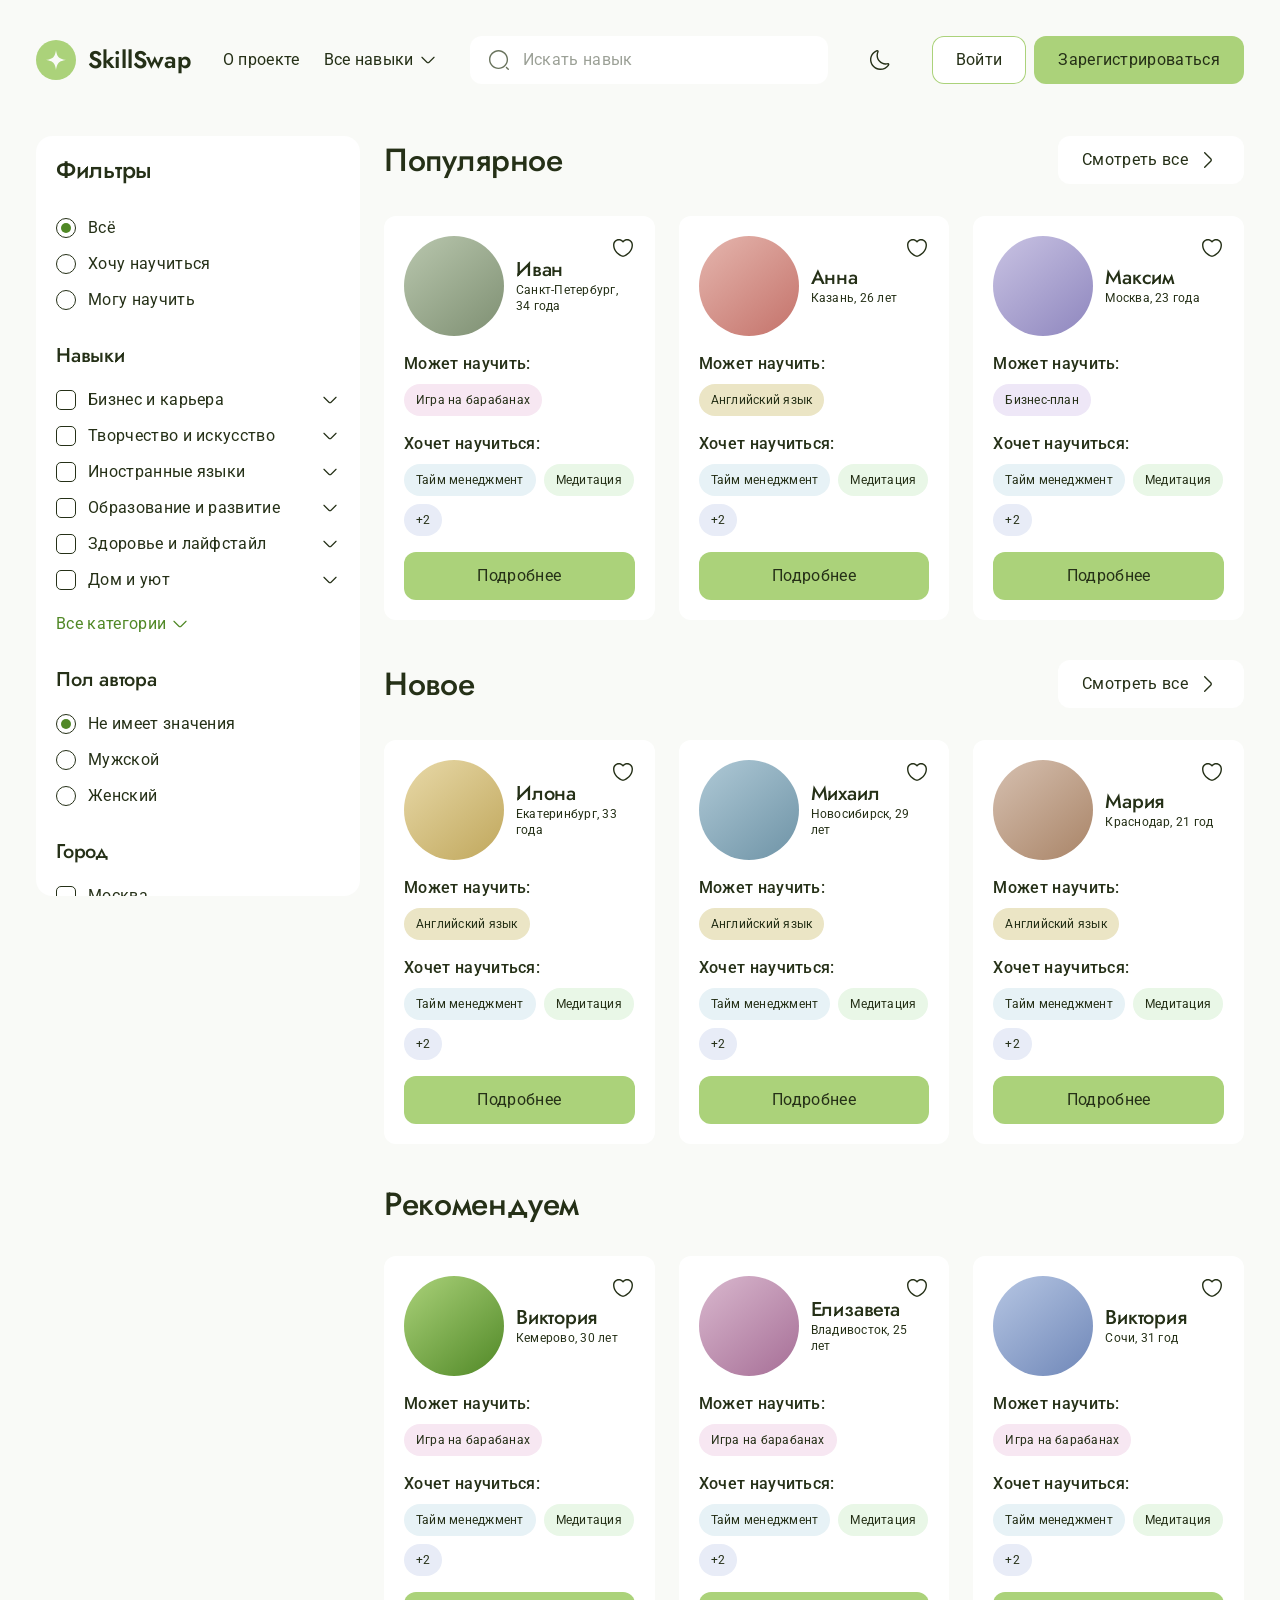
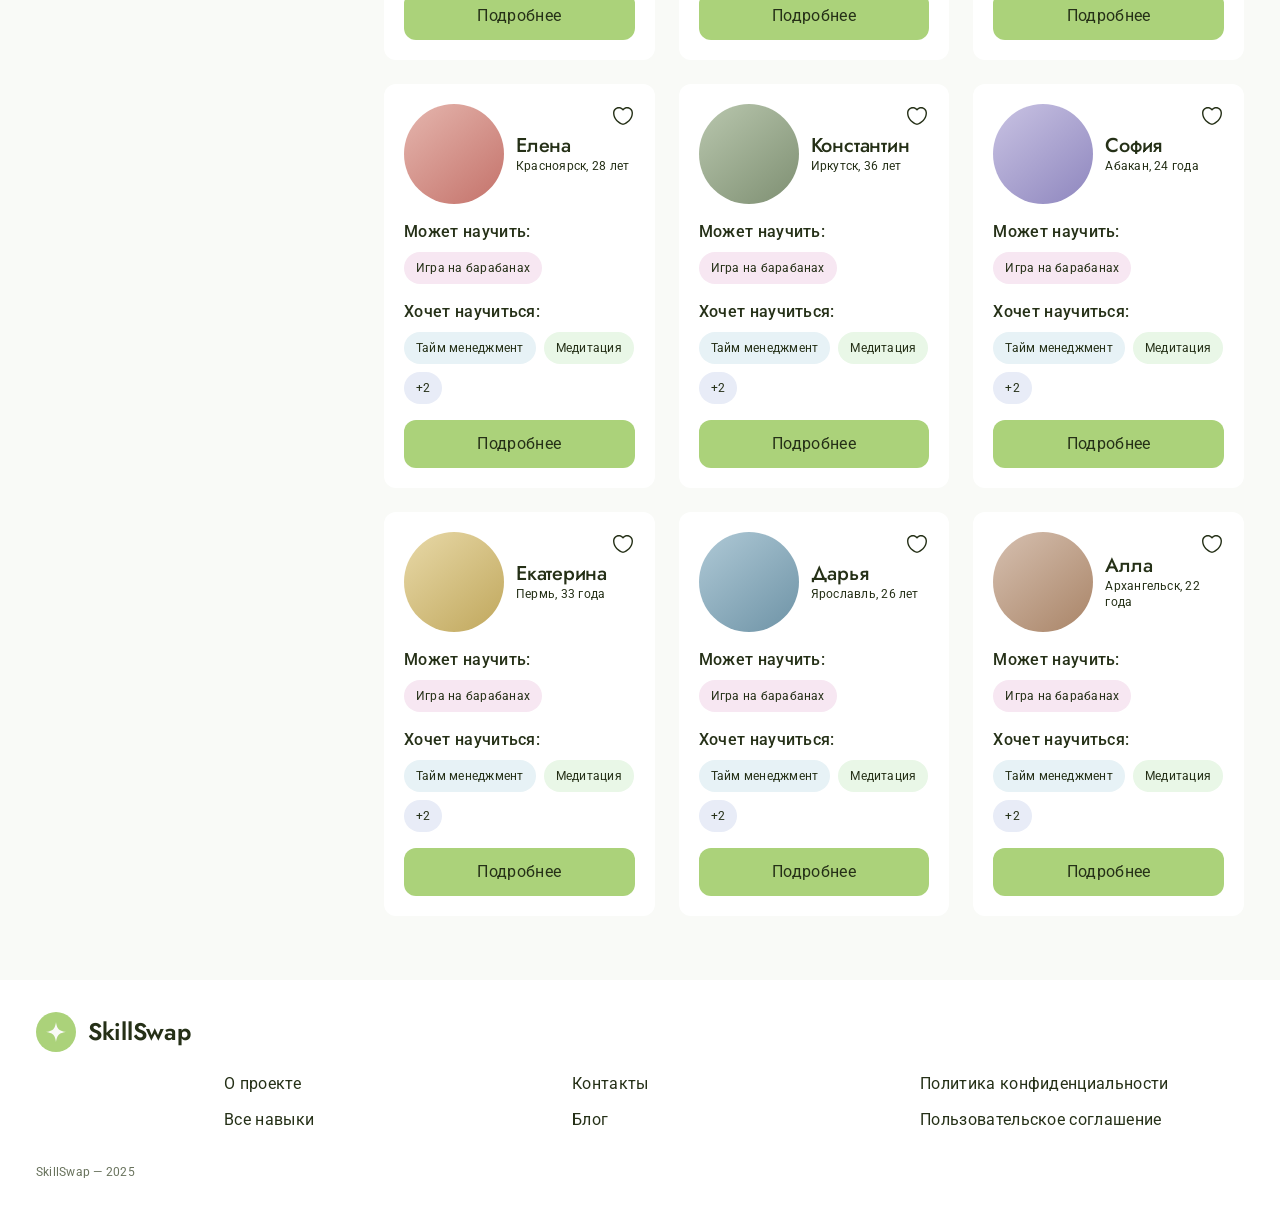
<file: home.html>
<!DOCTYPE html>
<html lang="ru">

<head>
	<meta charset="utf-8">
	<meta name="viewport" content="width=device-width, initial-scale=1">
	<title>SkillSwap — обмен навыками</title>
	<meta name="description" content="SkillSwap — площадка обмена знаниями и навыками между людьми.">
	<link rel="icon" href="/assets/favicon.ico" sizes="any">
	<link rel="icon" type="image/png" href="/assets/favicon.png">
	<link rel="stylesheet" href="/assets/css/fonts.css">
	<link rel="stylesheet" href="/assets/css/globals.css">
	<link rel="stylesheet" href="/assets/css/base.css">
	<link rel="stylesheet" href="/assets/css/components.css">
	<link rel="stylesheet" href="/assets/css/layout.css">
</head>

<body>
	<div class="page">

		<!-- Шапка -->
		<header class="header">
			<div class="container header__inner">
				<a class="logo" href="/home.html">
					<span class="logo__mark"><svg class="icon" aria-hidden="true">
							<use href="/assets/svg/sprite.svg#i-logo-mark"></use>
						</svg></span>
					SkillSwap
				</a>

				<nav class="header__nav">
					<a href="#">О проекте</a>
					<button class="header__nav-toggle" type="button" data-popover-toggle aria-controls="skills-menu" aria-expanded="false">
						Все навыки
						<svg class="icon icon--sm" aria-hidden="true">
							<use href="/assets/svg/sprite.svg#i-chevron-down"></use>
						</svg>
					</button>
				</nav>

				<form class="header__search" role="search">
					<label class="visually-hidden" for="search">Искать навык</label>
					<div class="input-wrap search">
						<span class="input-wrap__icon-left"><svg class="icon" aria-hidden="true">
								<use href="/assets/svg/sprite.svg#i-search"></use>
							</svg></span>
						<input class="input" id="search" type="search" placeholder="Искать навык">
						<button class="input-wrap__action" type="button" data-search-clear aria-label="Очистить" hidden>
							<svg class="icon" aria-hidden="true">
								<use href="/assets/svg/sprite.svg#i-cross"></use>
							</svg>
						</button>
					</div>
				</form>

				<div class="header__actions">
					<button class="btn-icon" type="button" data-theme-toggle aria-label="Тёмная тема">
						<svg class="icon" aria-hidden="true">
							<use href="/assets/svg/sprite.svg#i-moon"></use>
						</svg>
					</button>
					<div class="header__buttons">
						<a class="btn btn--secondary" href="/login.html">Войти</a>
						<a class="btn btn--primary" href="/register-2.html" aria-label="Зарегистрироваться"><svg class="icon btn__icon" aria-hidden="true">
								<use href="/assets/svg/sprite.svg#i-user-circle"></use>
							</svg><span class="btn__label">Зарегистрироваться</span></a>
					</div>
				</div>

				<div class="header__mega" id="skills-menu" hidden>
					<div class="mega__grid">
						<div class="mega__col">
							<section class="mega__group">
								<h2 class="mega__title">
									<span class="mega__icon mega__icon--business"><svg class="icon" aria-hidden="true">
											<use href="/assets/svg/sprite.svg#i-briefcase"></use>
										</svg></span>
									Бизнес и карьера
								</h2>
								<ul class="mega__list">
									<li><a href="/catalog-filtered.html">Управление командой</a></li>
									<li><a href="/catalog-filtered.html">Маркетинг и реклама</a></li>
									<li><a href="/catalog-filtered.html">Продажи и переговоры</a></li>
									<li><a href="/catalog-filtered.html">Личный бренд</a></li>
									<li><a href="/catalog-filtered.html">Резюме и собеседование</a></li>
									<li><a href="/catalog-filtered.html">Тайм-менеджмент</a></li>
									<li><a href="/catalog-filtered.html">Проектное управление</a></li>
									<li><a href="/catalog-filtered.html">Предпринимательство</a></li>
								</ul>
							</section>

							<section class="mega__group">
								<h2 class="mega__title">
									<span class="mega__icon mega__icon--languages"><svg class="icon" aria-hidden="true">
											<use href="/assets/svg/sprite.svg#i-global"></use>
										</svg></span>
									Иностранные языки
								</h2>
								<ul class="mega__list">
									<li><a href="/catalog-filtered.html">Английский</a></li>
									<li><a href="/catalog-filtered.html">Французский</a></li>
									<li><a href="/catalog-filtered.html">Испанский</a></li>
									<li><a href="/catalog-filtered.html">Немецкий</a></li>
									<li><a href="/catalog-filtered.html">Китайский</a></li>
									<li><a href="/catalog-filtered.html">Японский</a></li>
									<li><a href="/catalog-filtered.html">Подготовка к экзаменам (IELTS, TOEFL)</a></li>
								</ul>
							</section>

							<section class="mega__group">
								<h2 class="mega__title">
									<span class="mega__icon mega__icon--home"><svg class="icon" aria-hidden="true">
											<use href="/assets/svg/sprite.svg#i-home"></use>
										</svg></span>
									Дом и уют
								</h2>
								<ul class="mega__list">
									<li><a href="/catalog-filtered.html">Уборка и организация</a></li>
									<li><a href="/catalog-filtered.html">Домашние финансы</a></li>
									<li><a href="/catalog-filtered.html">Приготовление еды</a></li>
									<li><a href="/catalog-filtered.html">Домашние растения</a></li>
									<li><a href="/catalog-filtered.html">Ремонт</a></li>
									<li><a href="/catalog-filtered.html">Хранение вещей</a></li>
								</ul>
							</section>
						</div>
						<div class="mega__col">
							<section class="mega__group">
								<h2 class="mega__title">
									<span class="mega__icon mega__icon--creative"><svg class="icon" aria-hidden="true">
											<use href="/assets/svg/sprite.svg#i-palette"></use>
										</svg></span>
									Творчество и искусство
								</h2>
								<ul class="mega__list">
									<li><a href="/catalog-filtered.html">Рисование и иллюстрация</a></li>
									<li><a href="/catalog-filtered.html">Фотография</a></li>
									<li><a href="/catalog-filtered.html">Видеомонтаж</a></li>
									<li><a href="/catalog-filtered.html">Музыка и звук</a></li>
									<li><a href="/catalog-filtered.html">Актёрское мастерство</a></li>
									<li><a href="/catalog-filtered.html">Креативное письмо</a></li>
									<li><a href="/catalog-filtered.html">Арт-терапия</a></li>
									<li><a href="/catalog-filtered.html">Декор и DIY</a></li>
								</ul>
							</section>

							<section class="mega__group">
								<h2 class="mega__title">
									<span class="mega__icon mega__icon--education"><svg class="icon" aria-hidden="true">
											<use href="/assets/svg/sprite.svg#i-book"></use>
										</svg></span>
									Образование и развитие
								</h2>
								<ul class="mega__list">
									<li><a href="/catalog-filtered.html">Личностное развитие</a></li>
									<li><a href="/catalog-filtered.html">Навыки обучения</a></li>
									<li><a href="/catalog-filtered.html">Когнитивные техники</a></li>
									<li><a href="/catalog-filtered.html">Скорочтение</a></li>
									<li><a href="/catalog-filtered.html">Навыки преподавания</a></li>
									<li><a href="/catalog-filtered.html">Коучинг</a></li>
								</ul>
							</section>

							<section class="mega__group">
								<h2 class="mega__title">
									<span class="mega__icon mega__icon--health"><svg class="icon" aria-hidden="true">
											<use href="/assets/svg/sprite.svg#i-lifestyle"></use>
										</svg></span>
									Здоровье и лайфстайл
								</h2>
								<ul class="mega__list">
									<li><a href="/catalog-filtered.html">Йога и медитация</a></li>
									<li><a href="/catalog-filtered.html">Питание и ЗОЖ</a></li>
									<li><a href="/catalog-filtered.html">Ментальное здоровье</a></li>
									<li><a href="/catalog-filtered.html">Осознанность</a></li>
									<li><a href="/catalog-filtered.html">Физические тренировки</a></li>
									<li><a href="/catalog-filtered.html">Сон и восстановление</a></li>
									<li><a href="/catalog-filtered.html">Баланс жизни и работы</a></li>
								</ul>
							</section>
						</div>
					</div>
				</div>
			</div>
		</header>

		<main class="page__main">
			<div class="container">
				<div class="catalog">

					<!-- Фильтры -->
					<button class="btn btn--secondary filters__mobile-toggle" type="button" data-filters-toggle aria-expanded="false" aria-controls="filters">
						Фильтры
						<svg class="icon icon--sm" aria-hidden="true">
							<use href="/assets/svg/sprite.svg#i-chevron-down"></use>
						</svg>
					</button>

					<aside class="filters is-collapsed" id="filters">
						<h2>Фильтры</h2>

						<div class="filters__group">
							<div class="filters__list">
								<label class="check"><input type="radio" name="mode" checked><span class="radio__box"></span><span class="check__text">Всё</span></label>
								<label class="check"><input type="radio" name="mode"><span class="radio__box"></span><span class="check__text">Хочу научиться</span></label>
								<label class="check"><input type="radio" name="mode"><span class="radio__box"></span><span class="check__text">Могу научить</span></label>
							</div>
						</div>

						<div class="filters__group">
							<h3 class="filters__title">Навыки</h3>
							<div class="filters__list">
								<div class="filters__row">
									<label class="check"><input type="checkbox"><span class="check__box"></span><span class="check__text">Бизнес и карьера</span></label>
									<button class="filters__expand" type="button" aria-expanded="false" aria-controls="sub-business" aria-label="Показать подкатегории">
										<svg class="icon" aria-hidden="true">
											<use href="/assets/svg/sprite.svg#i-chevron-down"></use>
										</svg>
									</button>
								</div>
								<div class="filters__sub" id="sub-business" hidden>
									<label class="check"><input type="checkbox"><span class="check__box"></span><span class="check__text">Управление командой</span></label>
									<label class="check"><input type="checkbox"><span class="check__box"></span><span class="check__text">Маркетинг и реклама</span></label>
									<label class="check"><input type="checkbox"><span class="check__box"></span><span class="check__text">Продажи и переговоры</span></label>
									<label class="check"><input type="checkbox"><span class="check__box"></span><span class="check__text">Личный бренд</span></label>
									<label class="check"><input type="checkbox"><span class="check__box"></span><span class="check__text">Резюме и собеседование</span></label>
									<label class="check"><input type="checkbox"><span class="check__box"></span><span class="check__text">Тайм-менеджмент</span></label>
									<label class="check"><input type="checkbox"><span class="check__box"></span><span class="check__text">Проектное управление</span></label>
									<label class="check"><input type="checkbox"><span class="check__box"></span><span class="check__text">Предпринимательство</span></label>
								</div>
								<div class="filters__row">
									<label class="check"><input type="checkbox"><span class="check__box"></span><span class="check__text">Творчество и искусство</span></label>
									<button class="filters__expand" type="button" aria-expanded="false" aria-controls="sub-creative" aria-label="Показать подкатегории">
										<svg class="icon" aria-hidden="true">
											<use href="/assets/svg/sprite.svg#i-chevron-down"></use>
										</svg>
									</button>
								</div>
								<div class="filters__sub" id="sub-creative" hidden>
									<label class="check"><input type="checkbox"><span class="check__box"></span><span class="check__text">Рисование и иллюстрация</span></label>
									<label class="check"><input type="checkbox"><span class="check__box"></span><span class="check__text">Фотография</span></label>
									<label class="check"><input type="checkbox"><span class="check__box"></span><span class="check__text">Видеомонтаж</span></label>
									<label class="check"><input type="checkbox"><span class="check__box"></span><span class="check__text">Музыка и звук</span></label>
									<label class="check"><input type="checkbox"><span class="check__box"></span><span class="check__text">Актёрское мастерство</span></label>
									<label class="check"><input type="checkbox"><span class="check__box"></span><span class="check__text">Креативное письмо</span></label>
									<label class="check"><input type="checkbox"><span class="check__box"></span><span class="check__text">Арт-терапия</span></label>
									<label class="check"><input type="checkbox"><span class="check__box"></span><span class="check__text">Декор и DIY</span></label>
								</div>
								<div class="filters__row">
									<label class="check"><input type="checkbox"><span class="check__box"></span><span class="check__text">Иностранные языки</span></label>
									<button class="filters__expand" type="button" aria-expanded="false" aria-controls="sub-languages" aria-label="Показать подкатегории">
										<svg class="icon" aria-hidden="true">
											<use href="/assets/svg/sprite.svg#i-chevron-down"></use>
										</svg>
									</button>
								</div>
								<div class="filters__sub" id="sub-languages" hidden>
									<label class="check"><input type="checkbox"><span class="check__box"></span><span class="check__text">Английский</span></label>
									<label class="check"><input type="checkbox"><span class="check__box"></span><span class="check__text">Французский</span></label>
									<label class="check"><input type="checkbox"><span class="check__box"></span><span class="check__text">Испанский</span></label>
									<label class="check"><input type="checkbox"><span class="check__box"></span><span class="check__text">Немецкий</span></label>
									<label class="check"><input type="checkbox"><span class="check__box"></span><span class="check__text">Китайский</span></label>
									<label class="check"><input type="checkbox"><span class="check__box"></span><span class="check__text">Японский</span></label>
									<label class="check"><input type="checkbox"><span class="check__box"></span><span class="check__text">Подготовка к экзаменам (IELTS, TOEFL)</span></label>
								</div>
								<div class="filters__row">
									<label class="check"><input type="checkbox"><span class="check__box"></span><span class="check__text">Образование и развитие</span></label>
									<button class="filters__expand" type="button" aria-expanded="false" aria-controls="sub-education" aria-label="Показать подкатегории">
										<svg class="icon" aria-hidden="true">
											<use href="/assets/svg/sprite.svg#i-chevron-down"></use>
										</svg>
									</button>
								</div>
								<div class="filters__sub" id="sub-education" hidden>
									<label class="check"><input type="checkbox"><span class="check__box"></span><span class="check__text">Личностное развитие</span></label>
									<label class="check"><input type="checkbox"><span class="check__box"></span><span class="check__text">Навыки обучения</span></label>
									<label class="check"><input type="checkbox"><span class="check__box"></span><span class="check__text">Когнитивные техники</span></label>
									<label class="check"><input type="checkbox"><span class="check__box"></span><span class="check__text">Скорочтение</span></label>
									<label class="check"><input type="checkbox"><span class="check__box"></span><span class="check__text">Навыки преподавания</span></label>
									<label class="check"><input type="checkbox"><span class="check__box"></span><span class="check__text">Коучинг</span></label>
								</div>
								<div class="filters__row">
									<label class="check"><input type="checkbox"><span class="check__box"></span><span class="check__text">Здоровье и лайфстайл</span></label>
									<button class="filters__expand" type="button" aria-expanded="false" aria-controls="sub-health" aria-label="Показать подкатегории">
										<svg class="icon" aria-hidden="true">
											<use href="/assets/svg/sprite.svg#i-chevron-down"></use>
										</svg>
									</button>
								</div>
								<div class="filters__sub" id="sub-health" hidden>
									<label class="check"><input type="checkbox"><span class="check__box"></span><span class="check__text">Йога и медитация</span></label>
									<label class="check"><input type="checkbox"><span class="check__box"></span><span class="check__text">Питание и ЗОЖ</span></label>
									<label class="check"><input type="checkbox"><span class="check__box"></span><span class="check__text">Ментальное здоровье</span></label>
									<label class="check"><input type="checkbox"><span class="check__box"></span><span class="check__text">Осознанность</span></label>
									<label class="check"><input type="checkbox"><span class="check__box"></span><span class="check__text">Физические тренировки</span></label>
									<label class="check"><input type="checkbox"><span class="check__box"></span><span class="check__text">Сон и восстановление</span></label>
									<label class="check"><input type="checkbox"><span class="check__box"></span><span class="check__text">Баланс жизни и работы</span></label>
								</div>
								<div class="filters__row">
									<label class="check"><input type="checkbox"><span class="check__box"></span><span class="check__text">Дом и уют</span></label>
									<button class="filters__expand" type="button" aria-expanded="false" aria-controls="sub-home" aria-label="Показать подкатегории">
										<svg class="icon" aria-hidden="true">
											<use href="/assets/svg/sprite.svg#i-chevron-down"></use>
										</svg>
									</button>
								</div>
								<div class="filters__sub" id="sub-home" hidden>
									<label class="check"><input type="checkbox"><span class="check__box"></span><span class="check__text">Уборка и организация</span></label>
									<label class="check"><input type="checkbox"><span class="check__box"></span><span class="check__text">Домашние финансы</span></label>
									<label class="check"><input type="checkbox"><span class="check__box"></span><span class="check__text">Приготовление еды</span></label>
									<label class="check"><input type="checkbox"><span class="check__box"></span><span class="check__text">Домашние растения</span></label>
									<label class="check"><input type="checkbox"><span class="check__box"></span><span class="check__text">Ремонт</span></label>
									<label class="check"><input type="checkbox"><span class="check__box"></span><span class="check__text">Хранение вещей</span></label>
								</div>
							</div>
							<button class="link-more" type="button" data-expand-all aria-expanded="false">
								<span class="link-more__text">Все категории</span>
								<svg class="icon" aria-hidden="true">
									<use href="/assets/svg/sprite.svg#i-chevron-down"></use>
								</svg>
							</button>
						</div>

						<div class="filters__group">
							<h3 class="filters__title">Пол автора</h3>
							<div class="filters__list">
								<label class="check"><input type="radio" name="gender" checked><span class="radio__box"></span><span class="check__text">Не имеет значения</span></label>
								<label class="check"><input type="radio" name="gender"><span class="radio__box"></span><span class="check__text">Мужской</span></label>
								<label class="check"><input type="radio" name="gender"><span class="radio__box"></span><span class="check__text">Женский</span></label>
							</div>
						</div>

						<div class="filters__group">
							<h3 class="filters__title">Город</h3>
							<div class="filters__list">
								<label class="check"><input type="checkbox"><span class="check__box"></span><span class="check__text">Москва</span></label>
								<label class="check"><input type="checkbox"><span class="check__box"></span><span class="check__text">Санкт-Петербург</span></label>
								<label class="check"><input type="checkbox"><span class="check__box"></span><span class="check__text">Новосибирск</span></label>
								<label class="check"><input type="checkbox"><span class="check__box"></span><span class="check__text">Екатеринбург</span></label>
								<label class="check"><input type="checkbox"><span class="check__box"></span><span class="check__text">Казань</span></label>
								<div class="filters__more" id="more-cities" hidden>
									<label class="check"><input type="checkbox"><span class="check__box"></span><span class="check__text">Нижний Новгород</span></label>
									<label class="check"><input type="checkbox"><span class="check__box"></span><span class="check__text">Челябинск</span></label>
									<label class="check"><input type="checkbox"><span class="check__box"></span><span class="check__text">Самара</span></label>
									<label class="check"><input type="checkbox"><span class="check__box"></span><span class="check__text">Омск</span></label>
									<label class="check"><input type="checkbox"><span class="check__box"></span><span class="check__text">Ростов-на-Дону</span></label>
									<label class="check"><input type="checkbox"><span class="check__box"></span><span class="check__text">Уфа</span></label>
									<label class="check"><input type="checkbox"><span class="check__box"></span><span class="check__text">Красноярск</span></label>
									<label class="check"><input type="checkbox"><span class="check__box"></span><span class="check__text">Пермь</span></label>
									<label class="check"><input type="checkbox"><span class="check__box"></span><span class="check__text">Воронеж</span></label>
									<label class="check"><input type="checkbox"><span class="check__box"></span><span class="check__text">Волгоград</span></label>
									<label class="check"><input type="checkbox"><span class="check__box"></span><span class="check__text">Краснодар</span></label>
									<label class="check"><input type="checkbox"><span class="check__box"></span><span class="check__text">Владивосток</span></label>
									<label class="check"><input type="checkbox"><span class="check__box"></span><span class="check__text">Иркутск</span></label>
									<label class="check"><input type="checkbox"><span class="check__box"></span><span class="check__text">Ярославль</span></label>
									<label class="check"><input type="checkbox"><span class="check__box"></span><span class="check__text">Архангельск</span></label>
								</div>
							</div>
							<button class="link-more" type="button" aria-expanded="false" aria-controls="more-cities">
								<span class="link-more__text">Все города</span>
								<svg class="icon" aria-hidden="true">
									<use href="/assets/svg/sprite.svg#i-chevron-down"></use>
								</svg>
							</button>
						</div>
					</aside>

					<!-- Контент -->
					<div>
						<section class="section">
							<div class="section__head">
								<h1>Популярное</h1>
								<a class="btn btn--surface" href="/catalog-filtered.html">
									Смотреть все
									<svg class="icon" aria-hidden="true">
										<use href="/assets/svg/sprite.svg#i-chevron-right"></use>
									</svg>
								</a>
							</div>
							<div class="cards-grid">
								<!-- карточка -->
								<article class="card">
									<button class="card__like" type="button" aria-label="В избранное"><svg class="icon" aria-hidden="true">
											<use href="/assets/svg/sprite.svg#i-like"></use>
										</svg></button>
									<div class="card__head">
										<span class="avatar avatar--ph avatar--ph-1"></span>
										<div>
											<p class="card__name">Иван</p>
											<p class="card__meta">Санкт-Петербург, 34 года</p>
										</div>
									</div>
									<div class="card__section">
										<p class="card__section-title">Может научить:</p>
										<div class="tag-list"><span class="tag tag--creative">Игра на барабанах</span></div>
									</div>
									<div class="card__section">
										<p class="card__section-title">Хочет научиться:</p>
										<div class="tag-list">
											<span class="tag tag--education">Тайм менеджмент</span>
											<span class="tag tag--health">Медитация</span>
											<span class="tag tag--more">+2</span>
										</div>
									</div>
									<button class="btn btn--primary btn--block" type="button" data-modal-open="login-modal">Подробнее</button>
								</article>

								<article class="card">
									<button class="card__like" type="button" aria-label="В избранное"><svg class="icon" aria-hidden="true">
											<use href="/assets/svg/sprite.svg#i-like"></use>
										</svg></button>
									<div class="card__head">
										<span class="avatar avatar--ph avatar--ph-2"></span>
										<div>
											<p class="card__name">Анна</p>
											<p class="card__meta">Казань, 26 лет</p>
										</div>
									</div>
									<div class="card__section">
										<p class="card__section-title">Может научить:</p>
										<div class="tag-list"><span class="tag tag--languages">Английский язык</span></div>
									</div>
									<div class="card__section">
										<p class="card__section-title">Хочет научиться:</p>
										<div class="tag-list">
											<span class="tag tag--education">Тайм менеджмент</span>
											<span class="tag tag--health">Медитация</span>
											<span class="tag tag--more">+2</span>
										</div>
									</div>
									<button class="btn btn--primary btn--block" type="button" data-modal-open="login-modal">Подробнее</button>
								</article>

								<article class="card">
									<button class="card__like" type="button" aria-label="В избранное"><svg class="icon" aria-hidden="true">
											<use href="/assets/svg/sprite.svg#i-like"></use>
										</svg></button>
									<div class="card__head">
										<span class="avatar avatar--ph avatar--ph-3"></span>
										<div>
											<p class="card__name">Максим</p>
											<p class="card__meta">Москва, 23 года</p>
										</div>
									</div>
									<div class="card__section">
										<p class="card__section-title">Может научить:</p>
										<div class="tag-list"><span class="tag tag--business">Бизнес-план</span></div>
									</div>
									<div class="card__section">
										<p class="card__section-title">Хочет научиться:</p>
										<div class="tag-list">
											<span class="tag tag--education">Тайм менеджмент</span>
											<span class="tag tag--health">Медитация</span>
											<span class="tag tag--more">+2</span>
										</div>
									</div>
									<button class="btn btn--primary btn--block" type="button" data-modal-open="login-modal">Подробнее</button>
								</article>
							</div>
						</section>

						<section class="section">
							<div class="section__head">
								<h2>Новое</h2>
								<a class="btn btn--surface" href="/catalog-filtered.html">
									Смотреть все
									<svg class="icon" aria-hidden="true">
										<use href="/assets/svg/sprite.svg#i-chevron-right"></use>
									</svg>
								</a>
							</div>
							<div class="cards-grid">
								<article class="card">
									<button class="card__like" type="button" aria-label="В избранное"><svg class="icon" aria-hidden="true">
											<use href="/assets/svg/sprite.svg#i-like"></use>
										</svg></button>
									<div class="card__head">
										<span class="avatar avatar--ph avatar--ph-4"></span>
										<div>
											<p class="card__name">Илона</p>
											<p class="card__meta">Екатеринбург, 33 года</p>
										</div>
									</div>
									<div class="card__section">
										<p class="card__section-title">Может научить:</p>
										<div class="tag-list"><span class="tag tag--languages">Английский язык</span></div>
									</div>
									<div class="card__section">
										<p class="card__section-title">Хочет научиться:</p>
										<div class="tag-list">
											<span class="tag tag--education">Тайм менеджмент</span>
											<span class="tag tag--health">Медитация</span>
											<span class="tag tag--more">+2</span>
										</div>
									</div>
									<button class="btn btn--primary btn--block" type="button" data-modal-open="login-modal">Подробнее</button>
								</article>

								<article class="card">
									<button class="card__like" type="button" aria-label="В избранное"><svg class="icon" aria-hidden="true">
											<use href="/assets/svg/sprite.svg#i-like"></use>
										</svg></button>
									<div class="card__head">
										<span class="avatar avatar--ph avatar--ph-5"></span>
										<div>
											<p class="card__name">Михаил</p>
											<p class="card__meta">Новосибирск, 29 лет</p>
										</div>
									</div>
									<div class="card__section">
										<p class="card__section-title">Может научить:</p>
										<div class="tag-list"><span class="tag tag--languages">Английский язык</span></div>
									</div>
									<div class="card__section">
										<p class="card__section-title">Хочет научиться:</p>
										<div class="tag-list">
											<span class="tag tag--education">Тайм менеджмент</span>
											<span class="tag tag--health">Медитация</span>
											<span class="tag tag--more">+2</span>
										</div>
									</div>
									<button class="btn btn--primary btn--block" type="button" data-modal-open="login-modal">Подробнее</button>
								</article>

								<article class="card">
									<button class="card__like" type="button" aria-label="В избранное"><svg class="icon" aria-hidden="true">
											<use href="/assets/svg/sprite.svg#i-like"></use>
										</svg></button>
									<div class="card__head">
										<span class="avatar avatar--ph avatar--ph-6"></span>
										<div>
											<p class="card__name">Мария</p>
											<p class="card__meta">Краснодар, 21 год</p>
										</div>
									</div>
									<div class="card__section">
										<p class="card__section-title">Может научить:</p>
										<div class="tag-list"><span class="tag tag--languages">Английский язык</span></div>
									</div>
									<div class="card__section">
										<p class="card__section-title">Хочет научиться:</p>
										<div class="tag-list">
											<span class="tag tag--education">Тайм менеджмент</span>
											<span class="tag tag--health">Медитация</span>
											<span class="tag tag--more">+2</span>
										</div>
									</div>
									<button class="btn btn--primary btn--block" type="button" data-modal-open="login-modal">Подробнее</button>
								</article>
							</div>
						</section>

						<section class="section">
							<div class="section__head">
								<h2>Рекомендуем</h2>
							</div>
							<div class="cards-grid">
								<article class="card">
									<button class="card__like" type="button" aria-label="В избранное"><svg class="icon" aria-hidden="true">
											<use href="/assets/svg/sprite.svg#i-like"></use>
										</svg></button>
									<div class="card__head">
										<span class="avatar avatar--ph avatar--ph-7"></span>
										<div>
											<p class="card__name">Виктория</p>
											<p class="card__meta">Кемерово, 30 лет</p>
										</div>
									</div>
									<div class="card__section">
										<p class="card__section-title">Может научить:</p>
										<div class="tag-list"><span class="tag tag--creative">Игра на барабанах</span></div>
									</div>
									<div class="card__section">
										<p class="card__section-title">Хочет научиться:</p>
										<div class="tag-list">
											<span class="tag tag--education">Тайм менеджмент</span>
											<span class="tag tag--health">Медитация</span>
											<span class="tag tag--more">+2</span>
										</div>
									</div>
									<button class="btn btn--primary btn--block" type="button" data-modal-open="login-modal">Подробнее</button>
								</article>

								<article class="card">
									<button class="card__like" type="button" aria-label="В избранное"><svg class="icon" aria-hidden="true">
											<use href="/assets/svg/sprite.svg#i-like"></use>
										</svg></button>
									<div class="card__head">
										<span class="avatar avatar--ph avatar--ph-8"></span>
										<div>
											<p class="card__name">Елизавета</p>
											<p class="card__meta">Владивосток, 25 лет</p>
										</div>
									</div>
									<div class="card__section">
										<p class="card__section-title">Может научить:</p>
										<div class="tag-list"><span class="tag tag--creative">Игра на барабанах</span></div>
									</div>
									<div class="card__section">
										<p class="card__section-title">Хочет научиться:</p>
										<div class="tag-list">
											<span class="tag tag--education">Тайм менеджмент</span>
											<span class="tag tag--health">Медитация</span>
											<span class="tag tag--more">+2</span>
										</div>
									</div>
									<button class="btn btn--primary btn--block" type="button" data-modal-open="login-modal">Подробнее</button>
								</article>

								<article class="card">
									<button class="card__like" type="button" aria-label="В избранное"><svg class="icon" aria-hidden="true">
											<use href="/assets/svg/sprite.svg#i-like"></use>
										</svg></button>
									<div class="card__head">
										<span class="avatar avatar--ph avatar--ph-9"></span>
										<div>
											<p class="card__name">Виктория</p>
											<p class="card__meta">Сочи, 31 год</p>
										</div>
									</div>
									<div class="card__section">
										<p class="card__section-title">Может научить:</p>
										<div class="tag-list"><span class="tag tag--creative">Игра на барабанах</span></div>
									</div>
									<div class="card__section">
										<p class="card__section-title">Хочет научиться:</p>
										<div class="tag-list">
											<span class="tag tag--education">Тайм менеджмент</span>
											<span class="tag tag--health">Медитация</span>
											<span class="tag tag--more">+2</span>
										</div>
									</div>
									<button class="btn btn--primary btn--block" type="button" data-modal-open="login-modal">Подробнее</button>
								</article>

								<article class="card">
									<button class="card__like" type="button" aria-label="В избранное"><svg class="icon" aria-hidden="true">
											<use href="/assets/svg/sprite.svg#i-like"></use>
										</svg></button>
									<div class="card__head">
										<span class="avatar avatar--ph avatar--ph-2"></span>
										<div>
											<p class="card__name">Елена</p>
											<p class="card__meta">Красноярск, 28 лет</p>
										</div>
									</div>
									<div class="card__section">
										<p class="card__section-title">Может научить:</p>
										<div class="tag-list"><span class="tag tag--creative">Игра на барабанах</span></div>
									</div>
									<div class="card__section">
										<p class="card__section-title">Хочет научиться:</p>
										<div class="tag-list">
											<span class="tag tag--education">Тайм менеджмент</span>
											<span class="tag tag--health">Медитация</span>
											<span class="tag tag--more">+2</span>
										</div>
									</div>
									<button class="btn btn--primary btn--block" type="button" data-modal-open="login-modal">Подробнее</button>
								</article>

								<article class="card">
									<button class="card__like" type="button" aria-label="В избранное"><svg class="icon" aria-hidden="true">
											<use href="/assets/svg/sprite.svg#i-like"></use>
										</svg></button>
									<div class="card__head">
										<span class="avatar avatar--ph avatar--ph-1"></span>
										<div>
											<p class="card__name">Константин</p>
											<p class="card__meta">Иркутск, 36 лет</p>
										</div>
									</div>
									<div class="card__section">
										<p class="card__section-title">Может научить:</p>
										<div class="tag-list"><span class="tag tag--creative">Игра на барабанах</span></div>
									</div>
									<div class="card__section">
										<p class="card__section-title">Хочет научиться:</p>
										<div class="tag-list">
											<span class="tag tag--education">Тайм менеджмент</span>
											<span class="tag tag--health">Медитация</span>
											<span class="tag tag--more">+2</span>
										</div>
									</div>
									<button class="btn btn--primary btn--block" type="button" data-modal-open="login-modal">Подробнее</button>
								</article>

								<article class="card">
									<button class="card__like" type="button" aria-label="В избранное"><svg class="icon" aria-hidden="true">
											<use href="/assets/svg/sprite.svg#i-like"></use>
										</svg></button>
									<div class="card__head">
										<span class="avatar avatar--ph avatar--ph-3"></span>
										<div>
											<p class="card__name">София</p>
											<p class="card__meta">Абакан, 24 года</p>
										</div>
									</div>
									<div class="card__section">
										<p class="card__section-title">Может научить:</p>
										<div class="tag-list"><span class="tag tag--creative">Игра на барабанах</span></div>
									</div>
									<div class="card__section">
										<p class="card__section-title">Хочет научиться:</p>
										<div class="tag-list">
											<span class="tag tag--education">Тайм менеджмент</span>
											<span class="tag tag--health">Медитация</span>
											<span class="tag tag--more">+2</span>
										</div>
									</div>
									<button class="btn btn--primary btn--block" type="button" data-modal-open="login-modal">Подробнее</button>
								</article>

								<article class="card">
									<button class="card__like" type="button" aria-label="В избранное"><svg class="icon" aria-hidden="true">
											<use href="/assets/svg/sprite.svg#i-like"></use>
										</svg></button>
									<div class="card__head">
										<span class="avatar avatar--ph avatar--ph-4"></span>
										<div>
											<p class="card__name">Екатерина</p>
											<p class="card__meta">Пермь, 33 года</p>
										</div>
									</div>
									<div class="card__section">
										<p class="card__section-title">Может научить:</p>
										<div class="tag-list"><span class="tag tag--creative">Игра на барабанах</span></div>
									</div>
									<div class="card__section">
										<p class="card__section-title">Хочет научиться:</p>
										<div class="tag-list">
											<span class="tag tag--education">Тайм менеджмент</span>
											<span class="tag tag--health">Медитация</span>
											<span class="tag tag--more">+2</span>
										</div>
									</div>
									<button class="btn btn--primary btn--block" type="button" data-modal-open="login-modal">Подробнее</button>
								</article>

								<article class="card">
									<button class="card__like" type="button" aria-label="В избранное"><svg class="icon" aria-hidden="true">
											<use href="/assets/svg/sprite.svg#i-like"></use>
										</svg></button>
									<div class="card__head">
										<span class="avatar avatar--ph avatar--ph-5"></span>
										<div>
											<p class="card__name">Дарья</p>
											<p class="card__meta">Ярославль, 26 лет</p>
										</div>
									</div>
									<div class="card__section">
										<p class="card__section-title">Может научить:</p>
										<div class="tag-list"><span class="tag tag--creative">Игра на барабанах</span></div>
									</div>
									<div class="card__section">
										<p class="card__section-title">Хочет научиться:</p>
										<div class="tag-list">
											<span class="tag tag--education">Тайм менеджмент</span>
											<span class="tag tag--health">Медитация</span>
											<span class="tag tag--more">+2</span>
										</div>
									</div>
									<button class="btn btn--primary btn--block" type="button" data-modal-open="login-modal">Подробнее</button>
								</article>

								<article class="card">
									<button class="card__like" type="button" aria-label="В избранное"><svg class="icon" aria-hidden="true">
											<use href="/assets/svg/sprite.svg#i-like"></use>
										</svg></button>
									<div class="card__head">
										<span class="avatar avatar--ph avatar--ph-6"></span>
										<div>
											<p class="card__name">Алла</p>
											<p class="card__meta">Архангельск, 22 года</p>
										</div>
									</div>
									<div class="card__section">
										<p class="card__section-title">Может научить:</p>
										<div class="tag-list"><span class="tag tag--creative">Игра на барабанах</span></div>
									</div>
									<div class="card__section">
										<p class="card__section-title">Хочет научиться:</p>
										<div class="tag-list">
											<span class="tag tag--education">Тайм менеджмент</span>
											<span class="tag tag--health">Медитация</span>
											<span class="tag tag--more">+2</span>
										</div>
									</div>
									<button class="btn btn--primary btn--block" type="button" data-modal-open="login-modal">Подробнее</button>
								</article>
							</div>
						</section>
					</div>
				</div>
			</div>
		</main>

		<!-- Футер -->
		<footer class="footer">
			<div class="container">
				<div class="footer__inner">
					<div class="footer__col">
						<a class="logo" href="/home.html">
							<span class="logo__mark"><svg class="icon" aria-hidden="true">
									<use href="/assets/svg/sprite.svg#i-logo-mark"></use>
								</svg></span>
							SkillSwap
						</a>
					</div>
					<nav class="footer__col">
						<a href="#">О проекте</a>
						<a href="/catalog-filtered.html">Все навыки</a>
					</nav>
					<nav class="footer__col">
						<a href="#">Контакты</a>
						<a href="#">Блог</a>
					</nav>
					<nav class="footer__col">
						<a href="#">Политика конфиденциальности</a>
						<a href="#">Пользовательское соглашение</a>
					</nav>
				</div>
				<p class="footer__copy caption">SkillSwap — 2025</p>
			</div>
		</footer>

		<!-- Модалка входа -->
		<div class="modal-backdrop" id="login-modal" hidden>
			<div class="modal modal--sm" role="dialog" aria-modal="true" aria-labelledby="login-modal-title">
				<span class="modal__icon"><svg class="icon" aria-hidden="true">
						<use href="/assets/svg/sprite.svg#i-user-circle"></use>
					</svg></span>
				<h2 class="modal__title" id="login-modal-title">Пожалуйста, войдите в аккаунт</h2>
				<p class="modal__subtitle">Присоединяйтесь к SkillSwap и обменивайтесь знаниями и навыками с другими людьми</p>
				<div class="modal__actions">
					<button class="btn btn--secondary" type="button" data-modal-close>Отмена</button>
					<a class="btn btn--primary" href="/login.html">Войти</a>
				</div>
			</div>
		</div>

	</div>
	<script src="/assets/js/main.js"></script>
</body>

</html>
</file>
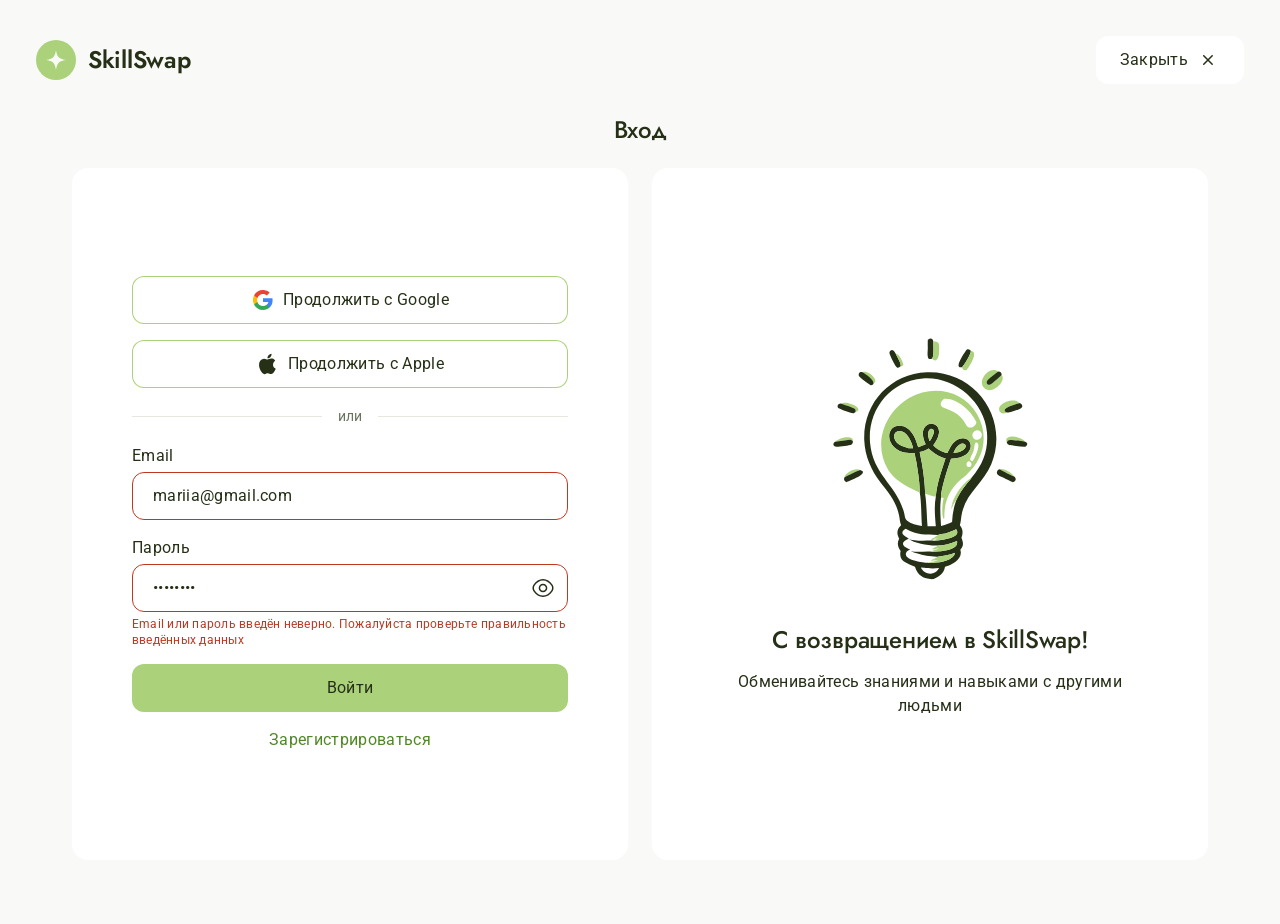
<file: login-error.html>
<!DOCTYPE html>
<html lang="ru">

<head>
	<meta charset="utf-8">
	<meta name="viewport" content="width=device-width, initial-scale=1">
	<title>Вход — неверный логин или пароль — SkillSwap</title>
	<link rel="icon" href="/assets/favicon.ico" sizes="any">
	<link rel="icon" type="image/png" href="/assets/favicon.png">
	<link rel="stylesheet" href="/assets/css/fonts.css">
	<link rel="stylesheet" href="/assets/css/globals.css">
	<link rel="stylesheet" href="/assets/css/base.css">
	<link rel="stylesheet" href="/assets/css/components.css">
	<link rel="stylesheet" href="/assets/css/layout.css">
</head>

<body>
	<div class="page">

		<header class="header">
			<div class="container auth-header">
				<a class="logo" href="/home.html">
					<span class="logo__mark"><svg class="icon" aria-hidden="true">
							<use href="/assets/svg/sprite.svg#i-logo-mark"></use>
						</svg></span>
					SkillSwap
				</a>
				<a class="btn auth-header__close" href="/home.html">
					Закрыть
					<svg class="icon" aria-hidden="true">
						<use href="/assets/svg/sprite.svg#i-cross"></use>
					</svg>
				</a>
			</div>
		</header>

		<main class="page__main">
			<div class="container">
				<div class="auth-intro">
					<p class="auth-intro__title">Вход</p>
				</div>

				<div class="auth">

					<section class="auth__panel">
						<form class="auth__form" novalidate>
							<button class="btn btn--secondary btn--block" type="button">
								<svg class="icon" aria-hidden="true">
									<use href="/assets/svg/sprite.svg#i-google"></use>
								</svg>
								Продолжить с Google
							</button>
							<button class="btn btn--secondary btn--block" type="button">
								<svg class="icon" aria-hidden="true">
									<use href="/assets/svg/sprite.svg#i-apple"></use>
								</svg>
								Продолжить с Apple
							</button>

							<p class="divider">или</p>

							<div class="field">
								<label class="field__label" for="email">Email</label>
								<div class="input-wrap is-error">
									<input class="input" id="email" type="email" value="mariia@gmail.com" aria-invalid="true" autocomplete="email">
								</div>
							</div>

							<div class="field">
								<label class="field__label" for="password">Пароль</label>
								<div class="input-wrap is-error">
									<input class="input" id="password" type="password" value="12345678" aria-describedby="password-error" aria-invalid="true" autocomplete="current-password">
									<button class="input-wrap__action" type="button" data-password-toggle aria-label="Показать пароль">
										<svg class="icon" aria-hidden="true">
											<use href="/assets/svg/sprite.svg#i-eye"></use>
										</svg>
									</button>
								</div>
								<p class="field__hint field__hint--error" id="password-error">Email или пароль введён неверно. Пожалуйста проверьте правильность введённых данных</p>
							</div>

							<button class="btn btn--primary btn--block" type="submit">Войти</button>
							<p class="auth__center"><a href="/register-2.html">Зарегистрироваться</a></p>
						</form>
					</section>

					<section class="auth__panel auth__aside">
						<img src="/assets/svg/light-bulb.svg" alt="" width="300" height="300">
						<h1>С возвращением в SkillSwap!</h1>
						<p>Обменивайтесь знаниями и навыками с другими людьми</p>
					</section>

				</div>
			</div>
		</main>

	</div>
	<script src="/assets/js/main.js"></script>
</body>

</html>
</file>
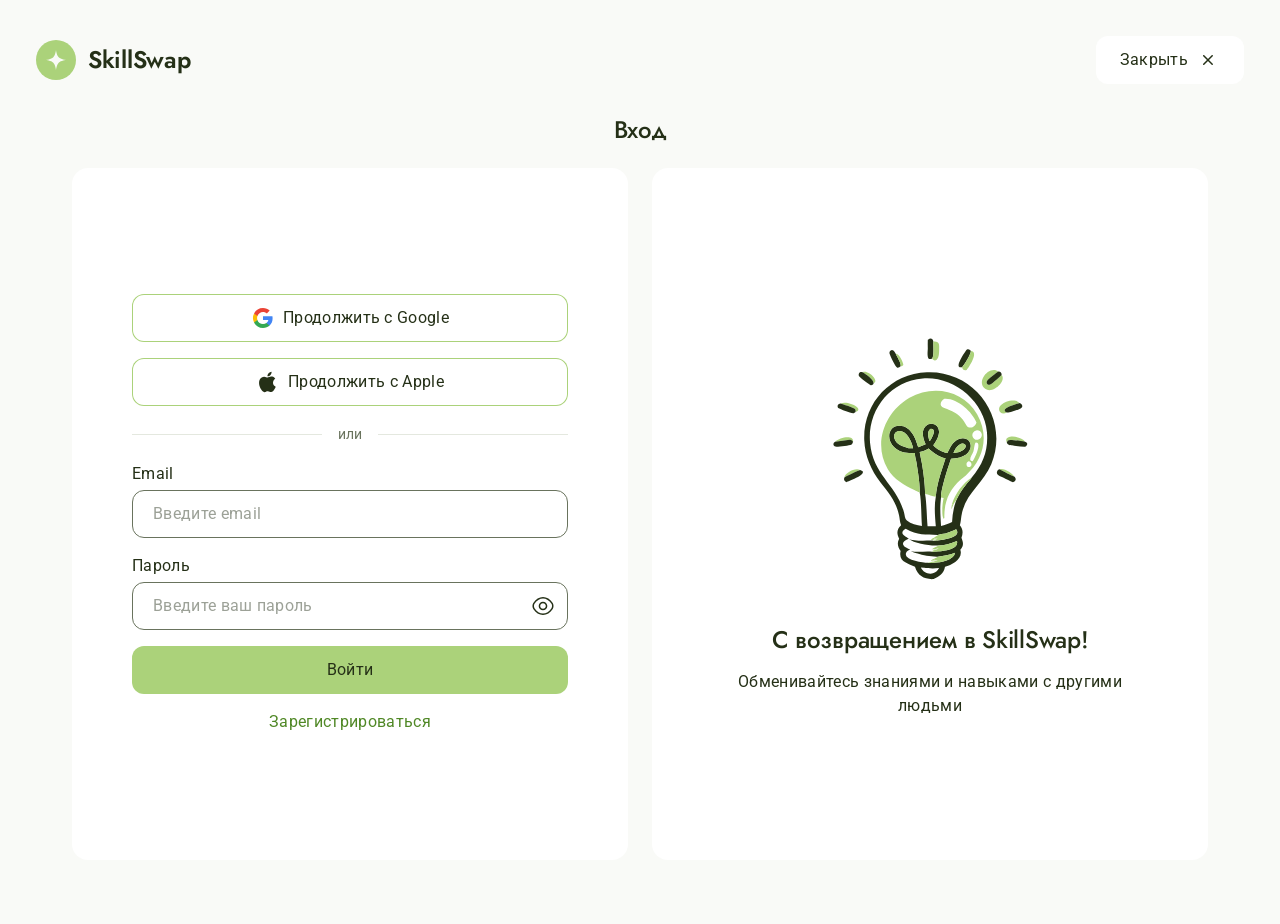
<file: login.html>
<!DOCTYPE html>
<html lang="ru">

<head>
	<meta charset="utf-8">
	<meta name="viewport" content="width=device-width, initial-scale=1">
	<title>Вход — SkillSwap</title>
	<link rel="icon" href="/assets/favicon.ico" sizes="any">
	<link rel="icon" type="image/png" href="/assets/favicon.png">
	<link rel="stylesheet" href="/assets/css/fonts.css">
	<link rel="stylesheet" href="/assets/css/globals.css">
	<link rel="stylesheet" href="/assets/css/base.css">
	<link rel="stylesheet" href="/assets/css/components.css">
	<link rel="stylesheet" href="/assets/css/layout.css">
</head>

<body>
	<div class="page">

		<header class="header">
			<div class="container auth-header">
				<a class="logo" href="/home.html">
					<span class="logo__mark"><svg class="icon" aria-hidden="true">
							<use href="/assets/svg/sprite.svg#i-logo-mark"></use>
						</svg></span>
					SkillSwap
				</a>
				<a class="btn auth-header__close" href="/home.html">
					Закрыть
					<svg class="icon" aria-hidden="true">
						<use href="/assets/svg/sprite.svg#i-cross"></use>
					</svg>
				</a>
			</div>
		</header>

		<main class="page__main">
			<div class="container">
				<div class="auth-intro">
					<p class="auth-intro__title">Вход</p>
				</div>

				<div class="auth">

					<section class="auth__panel">
						<form class="auth__form" data-login-form novalidate>
							<button class="btn btn--secondary btn--block" type="button">
								<svg class="icon" aria-hidden="true">
									<use href="/assets/svg/sprite.svg#i-google"></use>
								</svg>
								Продолжить с Google
							</button>
							<button class="btn btn--secondary btn--block" type="button">
								<svg class="icon" aria-hidden="true">
									<use href="/assets/svg/sprite.svg#i-apple"></use>
								</svg>
								Продолжить с Apple
							</button>

							<p class="divider">или</p>

							<div class="field">
								<label class="field__label" for="email">Email</label>
								<div class="input-wrap">
									<input class="input" id="email" type="email" placeholder="Введите email" autocomplete="email">
								</div>
							</div>

							<div class="field">
								<label class="field__label" for="password">Пароль</label>
								<div class="input-wrap">
									<input class="input" id="password" type="password" placeholder="Введите ваш пароль" autocomplete="current-password">
									<button class="input-wrap__action" type="button" data-password-toggle aria-label="Показать пароль">
										<svg class="icon" aria-hidden="true">
											<use href="/assets/svg/sprite.svg#i-eye"></use>
										</svg>
									</button>
								</div>
								<p class="field__hint field__hint--error" id="login-error" role="alert" hidden>Email или пароль введён неверно. Пожалуйста проверьте правильность введённых данных</p>
							</div>

							<button class="btn btn--primary btn--block" type="submit">Войти</button>
							<p class="auth__center"><a href="/register-2.html">Зарегистрироваться</a></p>
						</form>
					</section>

					<section class="auth__panel auth__aside">
						<img src="/assets/svg/light-bulb.svg" alt="" width="300" height="300">
						<h1>С возвращением в SkillSwap!</h1>
						<p>Обменивайтесь знаниями и навыками с другими людьми</p>
					</section>

				</div>
			</div>
		</main>

	</div>
	<script src="/assets/js/main.js"></script>
</body>

</html>
</file>
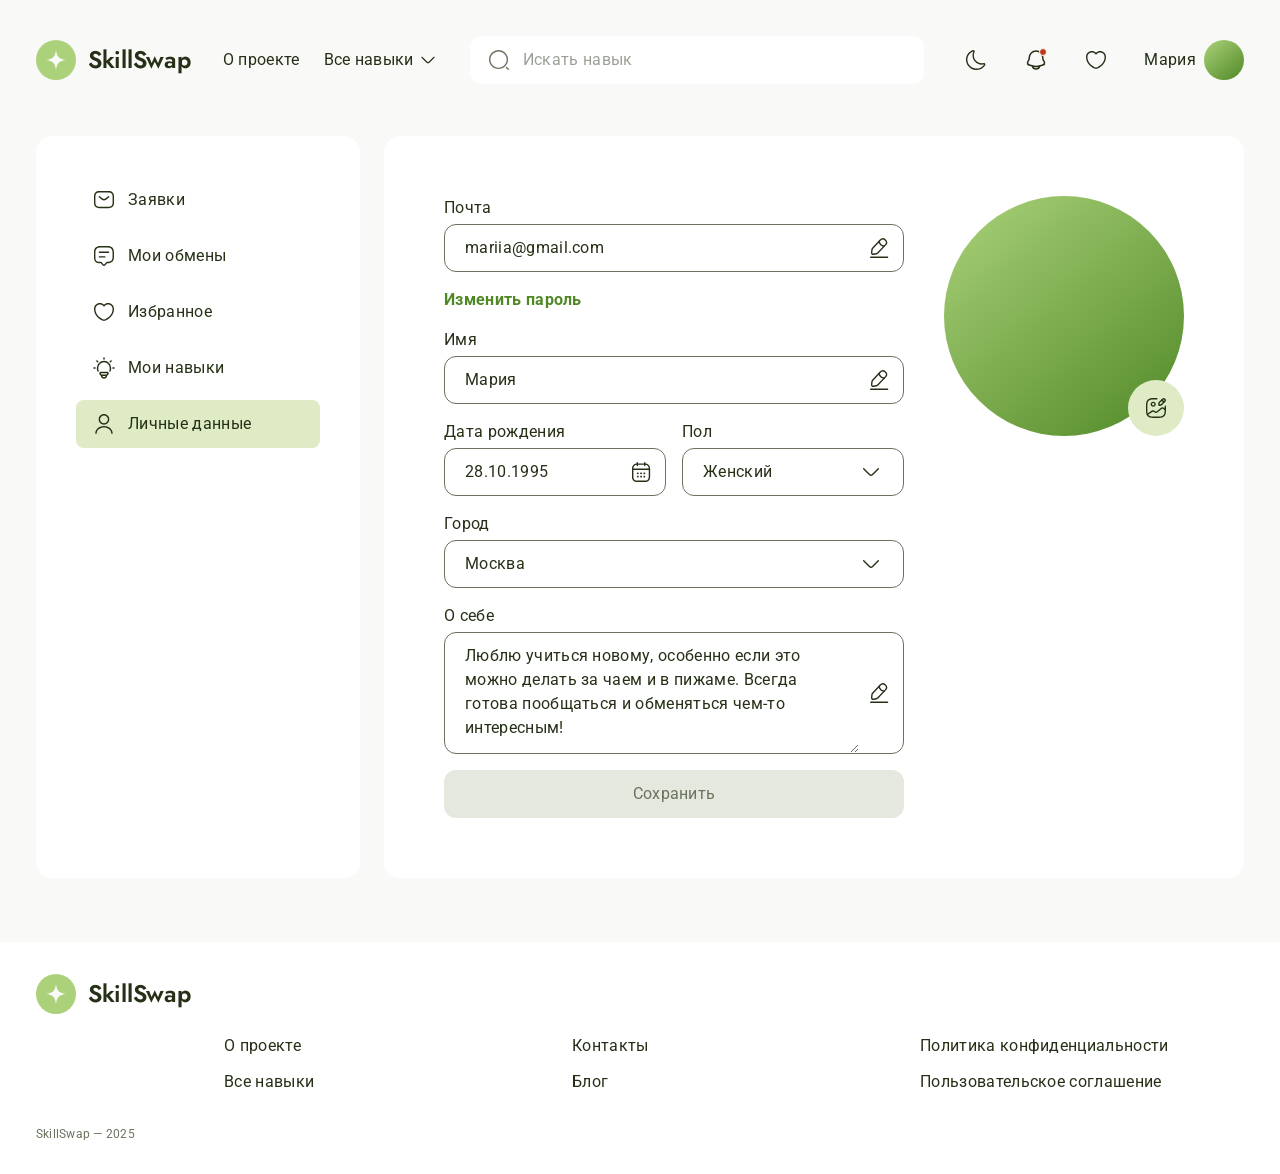
<file: profile.html>
<!DOCTYPE html>
<html lang="ru">

<head>
	<meta charset="utf-8">
	<meta name="viewport" content="width=device-width, initial-scale=1">
	<title>Личные данные — SkillSwap</title>
	<link rel="icon" href="/assets/favicon.ico" sizes="any">
	<link rel="icon" type="image/png" href="/assets/favicon.png">
	<link rel="stylesheet" href="/assets/css/fonts.css">
	<link rel="stylesheet" href="/assets/css/globals.css">
	<link rel="stylesheet" href="/assets/css/base.css">
	<link rel="stylesheet" href="/assets/css/components.css">
	<link rel="stylesheet" href="/assets/css/layout.css">
</head>

<body>
	<div class="page">

		<header class="header">
			<div class="container header__inner">
				<a class="logo" href="/catalog.html">
					<span class="logo__mark"><svg class="icon" aria-hidden="true">
							<use href="/assets/svg/sprite.svg#i-logo-mark"></use>
						</svg></span>
					SkillSwap
				</a>

				<nav class="header__nav">
					<a href="#">О проекте</a>
					<button class="header__nav-toggle" type="button" data-popover-toggle aria-controls="skills-menu" aria-expanded="false">
						Все навыки
						<svg class="icon icon--sm" aria-hidden="true">
							<use href="/assets/svg/sprite.svg#i-chevron-down"></use>
						</svg>
					</button>
				</nav>

				<form class="header__search" role="search">
					<label class="visually-hidden" for="search">Искать навык</label>
					<div class="input-wrap search">
						<span class="input-wrap__icon-left"><svg class="icon" aria-hidden="true">
								<use href="/assets/svg/sprite.svg#i-search"></use>
							</svg></span>
						<input class="input" id="search" type="search" placeholder="Искать навык">
						<button class="input-wrap__action" type="button" data-search-clear aria-label="Очистить" hidden>
							<svg class="icon" aria-hidden="true">
								<use href="/assets/svg/sprite.svg#i-cross"></use>
							</svg>
						</button>
					</div>
				</form>

				<div class="header__actions">
					<div class="header__icons">
						<button class="btn-icon" type="button" data-theme-toggle aria-label="Тёмная тема">
							<svg class="icon" aria-hidden="true">
								<use href="/assets/svg/sprite.svg#i-moon"></use>
							</svg>
						</button>
						<button class="btn-icon has-badge" type="button" data-popover-toggle aria-controls="notifications" aria-expanded="false" aria-label="Уведомления">
							<svg class="icon" aria-hidden="true">
								<use href="/assets/svg/sprite.svg#i-notification"></use>
							</svg>
						</button>
						<a class="btn-icon" href="#" aria-label="Избранное">
							<svg class="icon" aria-hidden="true">
								<use href="/assets/svg/sprite.svg#i-like"></use>
							</svg>
						</a>
					</div>
					<button class="header__user" type="button" data-popover-toggle aria-controls="profile-menu" aria-expanded="false">
						<span>Мария</span>
						<span class="avatar avatar--sm avatar--ph avatar--ph-7"></span>
					</button>

					<div class="header__popover notifications" id="notifications" hidden>
						<section class="notifications__section" data-notif-new>
							<div class="notifications__head">
								<h2 class="notifications__title">Новые уведомления</h2>
								<button class="notifications__action" type="button" data-notif-read-all>Прочитать все</button>
							</div>
							<ul class="notifications__list">
								<li class="notif">
									<svg class="icon notif__icon" aria-hidden="true">
										<use href="/assets/svg/sprite.svg#i-idea"></use>
									</svg>
									<div>
										<p class="notif__title">Николай принял ваш обмен</p>
										<p class="notif__text">Перейдите в профиль, чтобы обсудить детали</p>
									</div>
									<span class="notif__date">сегодня</span>
									<a class="btn btn--primary notif__go" href="/profile.html">Перейти</a>
								</li>
								<li class="notif">
									<svg class="icon notif__icon" aria-hidden="true">
										<use href="/assets/svg/sprite.svg#i-idea"></use>
									</svg>
									<div>
										<p class="notif__title">Татьяна предлагает вам обмен</p>
										<p class="notif__text">Примите обмен, чтобы обсудить детали</p>
									</div>
									<span class="notif__date">сегодня</span>
									<a class="btn btn--primary notif__go" href="/profile.html">Перейти</a>
								</li>
							</ul>
						</section>

						<section class="notifications__section" data-notif-seen>
							<div class="notifications__head">
								<h2 class="notifications__title">Просмотренные</h2>
								<button class="notifications__action" type="button" data-notif-clear>Очистить</button>
							</div>
							<ul class="notifications__list">
								<li class="notif notif--seen">
									<svg class="icon notif__icon" aria-hidden="true">
										<use href="/assets/svg/sprite.svg#i-idea"></use>
									</svg>
									<div>
										<p class="notif__title">Олег предлагает вам обмен</p>
										<p class="notif__text">Примите обмен, чтобы обсудить детали</p>
									</div>
									<span class="notif__date">вчера</span>
								</li>
								<li class="notif notif--seen">
									<svg class="icon notif__icon" aria-hidden="true">
										<use href="/assets/svg/sprite.svg#i-idea"></use>
									</svg>
									<div>
										<p class="notif__title">Игорь принял ваш обмен</p>
										<p class="notif__text">Перейдите в профиль, чтобы обсудить детали</p>
									</div>
									<span class="notif__date">23 мая</span>
								</li>
							</ul>
						</section>
					</div>

					<div class="header__popover header__popover--menu" id="profile-menu" hidden>
						<a class="header__popover-item" href="/profile.html">Личный кабинет</a>
						<a class="header__popover-item" href="/home.html">
							Выйти из аккаунта
							<svg class="icon" aria-hidden="true">
								<use href="/assets/svg/sprite.svg#i-logout"></use>
							</svg>
						</a>
					</div>
				</div>

				<div class="header__mega" id="skills-menu" hidden>
					<div class="mega__grid">
						<div class="mega__col">
							<section class="mega__group">
								<h2 class="mega__title">
									<span class="mega__icon mega__icon--business"><svg class="icon" aria-hidden="true">
											<use href="/assets/svg/sprite.svg#i-briefcase"></use>
										</svg></span>
									Бизнес и карьера
								</h2>
								<ul class="mega__list">
									<li><a href="/catalog-filtered.html">Управление командой</a></li>
									<li><a href="/catalog-filtered.html">Маркетинг и реклама</a></li>
									<li><a href="/catalog-filtered.html">Продажи и переговоры</a></li>
									<li><a href="/catalog-filtered.html">Личный бренд</a></li>
									<li><a href="/catalog-filtered.html">Резюме и собеседование</a></li>
									<li><a href="/catalog-filtered.html">Тайм-менеджмент</a></li>
									<li><a href="/catalog-filtered.html">Проектное управление</a></li>
									<li><a href="/catalog-filtered.html">Предпринимательство</a></li>
								</ul>
							</section>

							<section class="mega__group">
								<h2 class="mega__title">
									<span class="mega__icon mega__icon--languages"><svg class="icon" aria-hidden="true">
											<use href="/assets/svg/sprite.svg#i-global"></use>
										</svg></span>
									Иностранные языки
								</h2>
								<ul class="mega__list">
									<li><a href="/catalog-filtered.html">Английский</a></li>
									<li><a href="/catalog-filtered.html">Французский</a></li>
									<li><a href="/catalog-filtered.html">Испанский</a></li>
									<li><a href="/catalog-filtered.html">Немецкий</a></li>
									<li><a href="/catalog-filtered.html">Китайский</a></li>
									<li><a href="/catalog-filtered.html">Японский</a></li>
									<li><a href="/catalog-filtered.html">Подготовка к экзаменам (IELTS, TOEFL)</a></li>
								</ul>
							</section>

							<section class="mega__group">
								<h2 class="mega__title">
									<span class="mega__icon mega__icon--home"><svg class="icon" aria-hidden="true">
											<use href="/assets/svg/sprite.svg#i-home"></use>
										</svg></span>
									Дом и уют
								</h2>
								<ul class="mega__list">
									<li><a href="/catalog-filtered.html">Уборка и организация</a></li>
									<li><a href="/catalog-filtered.html">Домашние финансы</a></li>
									<li><a href="/catalog-filtered.html">Приготовление еды</a></li>
									<li><a href="/catalog-filtered.html">Домашние растения</a></li>
									<li><a href="/catalog-filtered.html">Ремонт</a></li>
									<li><a href="/catalog-filtered.html">Хранение вещей</a></li>
								</ul>
							</section>
						</div>
						<div class="mega__col">
							<section class="mega__group">
								<h2 class="mega__title">
									<span class="mega__icon mega__icon--creative"><svg class="icon" aria-hidden="true">
											<use href="/assets/svg/sprite.svg#i-palette"></use>
										</svg></span>
									Творчество и искусство
								</h2>
								<ul class="mega__list">
									<li><a href="/catalog-filtered.html">Рисование и иллюстрация</a></li>
									<li><a href="/catalog-filtered.html">Фотография</a></li>
									<li><a href="/catalog-filtered.html">Видеомонтаж</a></li>
									<li><a href="/catalog-filtered.html">Музыка и звук</a></li>
									<li><a href="/catalog-filtered.html">Актёрское мастерство</a></li>
									<li><a href="/catalog-filtered.html">Креативное письмо</a></li>
									<li><a href="/catalog-filtered.html">Арт-терапия</a></li>
									<li><a href="/catalog-filtered.html">Декор и DIY</a></li>
								</ul>
							</section>

							<section class="mega__group">
								<h2 class="mega__title">
									<span class="mega__icon mega__icon--education"><svg class="icon" aria-hidden="true">
											<use href="/assets/svg/sprite.svg#i-book"></use>
										</svg></span>
									Образование и развитие
								</h2>
								<ul class="mega__list">
									<li><a href="/catalog-filtered.html">Личностное развитие</a></li>
									<li><a href="/catalog-filtered.html">Навыки обучения</a></li>
									<li><a href="/catalog-filtered.html">Когнитивные техники</a></li>
									<li><a href="/catalog-filtered.html">Скорочтение</a></li>
									<li><a href="/catalog-filtered.html">Навыки преподавания</a></li>
									<li><a href="/catalog-filtered.html">Коучинг</a></li>
								</ul>
							</section>

							<section class="mega__group">
								<h2 class="mega__title">
									<span class="mega__icon mega__icon--health"><svg class="icon" aria-hidden="true">
											<use href="/assets/svg/sprite.svg#i-lifestyle"></use>
										</svg></span>
									Здоровье и лайфстайл
								</h2>
								<ul class="mega__list">
									<li><a href="/catalog-filtered.html">Йога и медитация</a></li>
									<li><a href="/catalog-filtered.html">Питание и ЗОЖ</a></li>
									<li><a href="/catalog-filtered.html">Ментальное здоровье</a></li>
									<li><a href="/catalog-filtered.html">Осознанность</a></li>
									<li><a href="/catalog-filtered.html">Физические тренировки</a></li>
									<li><a href="/catalog-filtered.html">Сон и восстановление</a></li>
									<li><a href="/catalog-filtered.html">Баланс жизни и работы</a></li>
								</ul>
							</section>
						</div>
					</div>
				</div>
			</div>
		</header>

		<main class="page__main">
			<div class="container">
				<h1 class="visually-hidden">Личные данные</h1>

				<div class="profile">
					<nav class="profile__nav">
						<a class="profile__nav-item" href="#"><svg class="icon" aria-hidden="true">
								<use href="/assets/svg/sprite.svg#i-request"></use>
							</svg>Заявки</a>
						<a class="profile__nav-item" href="#"><svg class="icon" aria-hidden="true">
								<use href="/assets/svg/sprite.svg#i-message-text"></use>
							</svg>Мои обмены</a>
						<a class="profile__nav-item" href="#"><svg class="icon" aria-hidden="true">
								<use href="/assets/svg/sprite.svg#i-like"></use>
							</svg>Избранное</a>
						<a class="profile__nav-item" href="#"><svg class="icon" aria-hidden="true">
								<use href="/assets/svg/sprite.svg#i-idea"></use>
							</svg>Мои навыки</a>
						<a class="profile__nav-item is-active" href="/profile.html" aria-current="page"><svg class="icon" aria-hidden="true">
								<use href="/assets/svg/sprite.svg#i-user"></use>
							</svg>Личные данные</a>
					</nav>

					<div class="profile__body">
						<form class="profile__form" novalidate>
							<div class="field">
								<label class="field__label" for="mail">Почта</label>
								<div class="input-wrap">
									<input class="input" id="mail" type="email" value="mariia@gmail.com" autocomplete="email">
									<button class="input-wrap__action" type="button" aria-label="Изменить почту"><svg class="icon" aria-hidden="true">
											<use href="/assets/svg/sprite.svg#i-edit"></use>
										</svg></button>
								</div>
							</div>

							<p><a href="#"><strong>Изменить пароль</strong></a></p>

							<div class="field">
								<label class="field__label" for="username">Имя</label>
								<div class="input-wrap">
									<input class="input" id="username" type="text" value="Мария" autocomplete="given-name">
									<button class="input-wrap__action" type="button" aria-label="Изменить имя"><svg class="icon" aria-hidden="true">
											<use href="/assets/svg/sprite.svg#i-edit"></use>
										</svg></button>
								</div>
							</div>

							<div class="field-row">
								<div class="field">
									<label class="field__label" for="bday">Дата рождения</label>
									<div class="input-wrap" data-datepicker>
										<input class="input" id="bday" type="text" value="28.10.1995" inputmode="numeric">
										<button class="input-wrap__action" type="button" data-calendar-toggle aria-expanded="false" aria-label="Открыть календарь"><svg class="icon" aria-hidden="true">
												<use href="/assets/svg/sprite.svg#i-calendar"></use>
											</svg></button>
									</div>
								</div>

								<div class="field">
									<span class="field__label" id="sex-label">Пол</span>
									<div class="select">
										<button class="select__toggle" type="button" aria-expanded="false" aria-labelledby="sex-label">
											<span class="select__value">Женский</span>
											<svg class="icon" aria-hidden="true">
												<use href="/assets/svg/sprite.svg#i-chevron-down"></use>
											</svg>
										</button>
										<div class="select__menu">
											<button class="select__option" type="button">Не указан</button>
											<button class="select__option" type="button">Мужской</button>
											<button class="select__option is-selected" type="button">Женский</button>
										</div>
									</div>
								</div>
							</div>

							<div class="field">
								<span class="field__label" id="town-label">Город</span>
								<div class="select">
									<button class="select__toggle" type="button" aria-expanded="false" aria-labelledby="town-label">
										<span class="select__value">Москва</span>
										<svg class="icon" aria-hidden="true">
											<use href="/assets/svg/sprite.svg#i-chevron-down"></use>
										</svg>
									</button>
									<div class="select__menu">
										<button class="select__option is-selected" type="button">Москва</button>
										<button class="select__option" type="button">Санкт-Петербург</button>
										<button class="select__option" type="button">Новосибирск</button>
										<button class="select__option" type="button">Екатеринбург</button>
										<button class="select__option" type="button">Казань</button>
									</div>
								</div>
							</div>

							<div class="field">
								<label class="field__label" for="about">О себе</label>
								<div class="input-wrap">
									<textarea class="input" id="about">Люблю учиться новому, особенно если это можно делать за чаем и в пижаме. Всегда готова пообщаться и обменяться чем-то интересным!</textarea>
									<button class="input-wrap__action" type="button" aria-label="Изменить описание"><svg class="icon" aria-hidden="true">
											<use href="/assets/svg/sprite.svg#i-edit"></use>
										</svg></button>
								</div>
							</div>

							<button class="btn btn--primary btn--block" type="submit" disabled>Сохранить</button>
						</form>

						<div class="profile__avatar">
							<span class="avatar avatar--lg avatar--ph avatar--ph-7"></span>
							<button class="profile__avatar-edit" type="button" aria-label="Изменить фото">
								<svg class="icon" aria-hidden="true">
									<use href="/assets/svg/sprite.svg#i-gallery-edit"></use>
								</svg>
							</button>
						</div>
					</div>
				</div>
			</div>
		</main>

		<footer class="footer">
			<div class="container">
				<div class="footer__inner">
					<div class="footer__col">
						<a class="logo" href="/catalog.html">
							<span class="logo__mark"><svg class="icon" aria-hidden="true">
									<use href="/assets/svg/sprite.svg#i-logo-mark"></use>
								</svg></span>
							SkillSwap
						</a>
					</div>
					<nav class="footer__col"><a href="#">О проекте</a><a href="/catalog-filtered.html">Все навыки</a></nav>
					<nav class="footer__col"><a href="#">Контакты</a><a href="#">Блог</a></nav>
					<nav class="footer__col"><a href="#">Политика конфиденциальности</a><a href="#">Пользовательское соглашение</a></nav>
				</div>
				<p class="footer__copy caption">SkillSwap — 2025</p>
			</div>
		</footer>

	</div>
	<script src="/assets/js/main.js"></script>
</body>

</html>
</file>
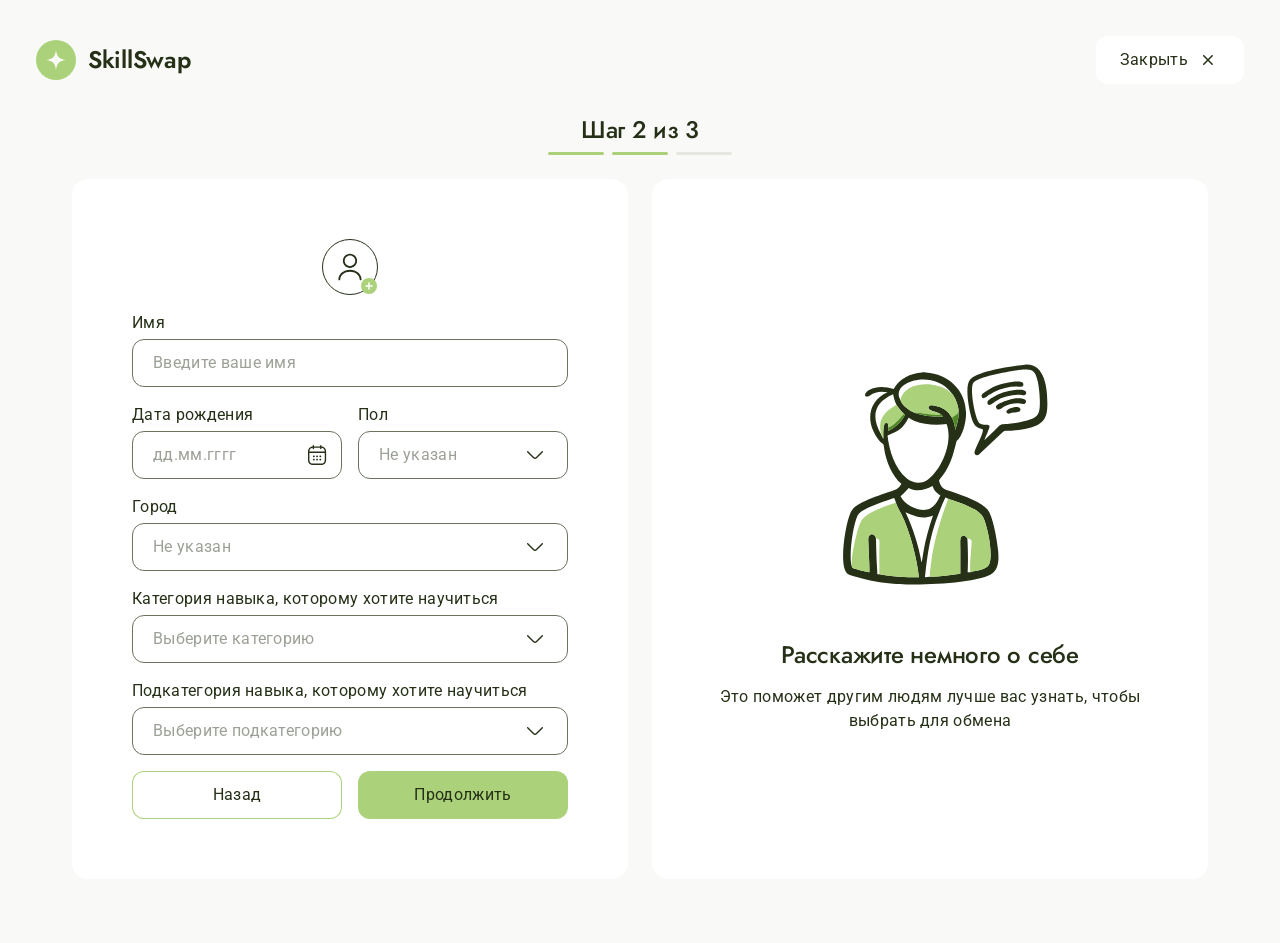
<file: register-2.html>
<!DOCTYPE html>
<html lang="ru">

<head>
	<meta charset="utf-8">
	<meta name="viewport" content="width=device-width, initial-scale=1">
	<title>Регистрация, шаг 2 — SkillSwap</title>
	<link rel="icon" href="/assets/favicon.ico" sizes="any">
	<link rel="icon" type="image/png" href="/assets/favicon.png">
	<link rel="stylesheet" href="/assets/css/fonts.css">
	<link rel="stylesheet" href="/assets/css/globals.css">
	<link rel="stylesheet" href="/assets/css/base.css">
	<link rel="stylesheet" href="/assets/css/components.css">
	<link rel="stylesheet" href="/assets/css/layout.css">
</head>

<body>
	<div class="page">

		<header class="header">
			<div class="container auth-header">
				<a class="logo" href="/home.html">
					<span class="logo__mark"><svg class="icon" aria-hidden="true">
							<use href="/assets/svg/sprite.svg#i-logo-mark"></use>
						</svg></span>
					SkillSwap
				</a>
				<a class="btn auth-header__close" href="/home.html">
					Закрыть
					<svg class="icon" aria-hidden="true">
						<use href="/assets/svg/sprite.svg#i-cross"></use>
					</svg>
				</a>
			</div>
		</header>

		<main class="page__main">
			<div class="container">
				<div class="auth-intro">
					<p class="auth-intro__title">Шаг 2 из 3</p>
					<div class="steps">
						<span class="steps__item is-done"></span>
						<span class="steps__item is-done"></span>
						<span class="steps__item"></span>
					</div>
				</div>

				<div class="auth">

					<section class="auth__panel">
						<form class="auth__form" novalidate>
							<p class="auth__center">
								<button class="avatar-upload" type="button" aria-label="Загрузить фото профиля">
									<svg class="icon icon--lg" aria-hidden="true">
										<use href="/assets/svg/sprite.svg#i-user"></use>
									</svg>
								</button>
							</p>

							<div class="field">
								<label class="field__label" for="name">Имя</label>
								<div class="input-wrap">
									<input class="input" id="name" type="text" placeholder="Введите ваше имя" autocomplete="given-name">
								</div>
							</div>

							<div class="field-row">
								<div class="field">
									<label class="field__label" for="birthday">Дата рождения</label>
									<div class="input-wrap" data-datepicker>
										<input class="input" id="birthday" type="text" placeholder="дд.мм.гггг" inputmode="numeric">
										<button class="input-wrap__action" type="button" data-calendar-toggle aria-expanded="false" aria-label="Открыть календарь"><svg class="icon" aria-hidden="true">
												<use href="/assets/svg/sprite.svg#i-calendar"></use>
											</svg></button>
									</div>
								</div>

								<div class="field">
									<span class="field__label" id="gender-label">Пол</span>
									<div class="select">
										<button class="select__toggle" type="button" aria-expanded="false" aria-labelledby="gender-label">
											<span class="select__value select__placeholder">Не указан</span>
											<svg class="icon" aria-hidden="true">
												<use href="/assets/svg/sprite.svg#i-chevron-down"></use>
											</svg>
										</button>
										<div class="select__menu">
											<button class="select__option" type="button">Не указан</button>
											<button class="select__option" type="button">Мужской</button>
											<button class="select__option" type="button">Женский</button>
										</div>
									</div>
								</div>
							</div>

							<div class="field">
								<span class="field__label" id="city-label">Город</span>
								<div class="select">
									<button class="select__toggle" type="button" aria-expanded="false" aria-labelledby="city-label">
										<span class="select__value select__placeholder">Не указан</span>
										<svg class="icon" aria-hidden="true">
											<use href="/assets/svg/sprite.svg#i-chevron-down"></use>
										</svg>
									</button>
									<div class="select__menu">
										<button class="select__option" type="button">Москва</button>
										<button class="select__option" type="button">Санкт-Петербург</button>
										<button class="select__option" type="button">Новосибирск</button>
										<button class="select__option" type="button">Екатеринбург</button>
										<button class="select__option" type="button">Казань</button>
									</div>
								</div>
							</div>

							<div class="field">
								<span class="field__label" id="cat-label">Категория навыка, которому хотите научиться</span>
								<div class="select">
									<button class="select__toggle" type="button" aria-expanded="false" aria-labelledby="cat-label">
										<span class="select__value select__placeholder">Выберите категорию</span>
										<svg class="icon" aria-hidden="true">
											<use href="/assets/svg/sprite.svg#i-chevron-down"></use>
										</svg>
									</button>
									<div class="select__menu">
										<button class="select__option" type="button">Бизнес и карьера</button>
										<button class="select__option" type="button">Творчество и искусство</button>
										<button class="select__option" type="button">Иностранные языки</button>
										<button class="select__option" type="button">Образование и развитие</button>
										<button class="select__option" type="button">Здоровье и лайфстайл</button>
										<button class="select__option" type="button">Дом и уют</button>
									</div>
								</div>
							</div>

							<div class="field">
								<span class="field__label" id="sub-label">Подкатегория навыка, которому хотите научиться</span>
								<div class="select">
									<button class="select__toggle" type="button" aria-expanded="false" aria-labelledby="sub-label">
										<span class="select__value select__placeholder">Выберите подкатегорию</span>
										<svg class="icon" aria-hidden="true">
											<use href="/assets/svg/sprite.svg#i-chevron-down"></use>
										</svg>
									</button>
									<div class="select__menu">
										<label class="select__option check"><input type="checkbox"><span class="check__box"></span><span class="check__text">Рисование и иллюстрация</span></label>
										<label class="select__option check"><input type="checkbox"><span class="check__box"></span><span class="check__text">Фотография</span></label>
										<label class="select__option check"><input type="checkbox"><span class="check__box"></span><span class="check__text">Видеомонтаж</span></label>
										<label class="select__option check"><input type="checkbox"><span class="check__box"></span><span class="check__text">Музыка и звук</span></label>
										<label class="select__option check"><input type="checkbox"><span class="check__box"></span><span class="check__text">Актёрское мастерство</span></label>
										<label class="select__option check"><input type="checkbox"><span class="check__box"></span><span class="check__text">Креативное письмо</span></label>
										<label class="select__option check"><input type="checkbox"><span class="check__box"></span><span class="check__text">Арт-терапия</span></label>
										<label class="select__option check"><input type="checkbox"><span class="check__box"></span><span class="check__text">Декор и DIY</span></label>
									</div>
								</div>
							</div>

							<div class="field-row">
								<a class="btn btn--secondary" href="/login.html">Назад</a>
								<a class="btn btn--primary" href="/register-3.html">Продолжить</a>
							</div>
						</form>
					</section>

					<section class="auth__panel auth__aside">
						<img src="/assets/svg/person-speech.svg" alt="" width="300" height="300">
						<h1>Расскажите немного о себе</h1>
						<p>Это поможет другим людям лучше вас узнать, чтобы выбрать для обмена</p>
					</section>

				</div>
			</div>
		</main>

	</div>
	<script src="/assets/js/main.js"></script>
</body>

</html>
</file>
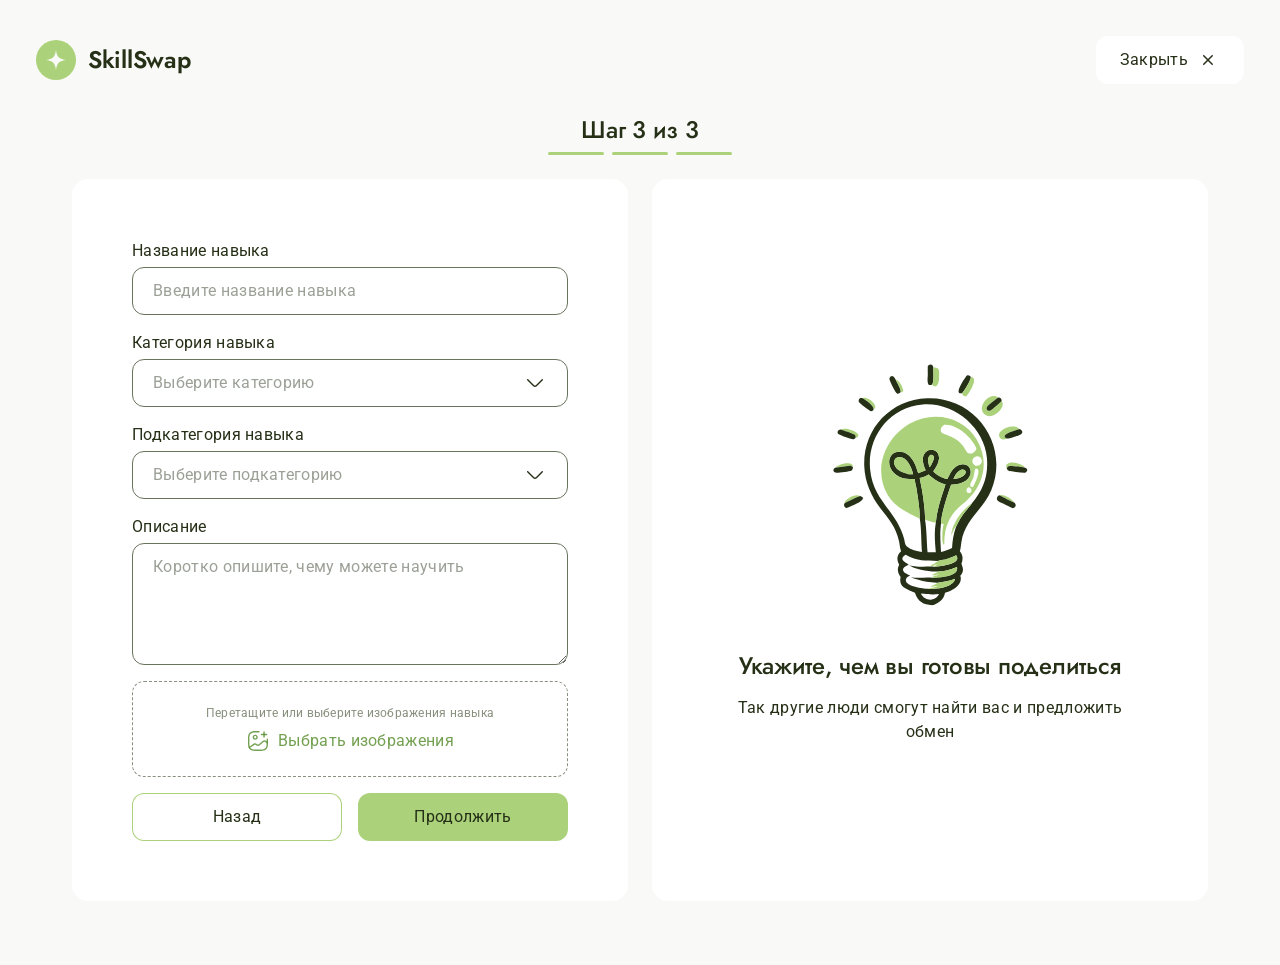
<file: register-3.html>
<!DOCTYPE html>
<html lang="ru">

<head>
	<meta charset="utf-8">
	<meta name="viewport" content="width=device-width, initial-scale=1">
	<title>Регистрация, шаг 3 — SkillSwap</title>
	<link rel="icon" href="/assets/favicon.ico" sizes="any">
	<link rel="icon" type="image/png" href="/assets/favicon.png">
	<link rel="stylesheet" href="/assets/css/fonts.css">
	<link rel="stylesheet" href="/assets/css/globals.css">
	<link rel="stylesheet" href="/assets/css/base.css">
	<link rel="stylesheet" href="/assets/css/components.css">
	<link rel="stylesheet" href="/assets/css/layout.css">
</head>

<body>
	<div class="page">

		<header class="header">
			<div class="container auth-header">
				<a class="logo" href="/home.html">
					<span class="logo__mark"><svg class="icon" aria-hidden="true">
							<use href="/assets/svg/sprite.svg#i-logo-mark"></use>
						</svg></span>
					SkillSwap
				</a>
				<a class="btn auth-header__close" href="/home.html">
					Закрыть
					<svg class="icon" aria-hidden="true">
						<use href="/assets/svg/sprite.svg#i-cross"></use>
					</svg>
				</a>
			</div>
		</header>

		<main class="page__main">
			<div class="container">
				<div class="auth-intro">
					<p class="auth-intro__title">Шаг 3 из 3</p>
					<div class="steps">
						<span class="steps__item is-done"></span>
						<span class="steps__item is-done"></span>
						<span class="steps__item is-done"></span>
					</div>
				</div>

				<div class="auth">

					<section class="auth__panel">
						<form class="auth__form" novalidate>
							<div class="field">
								<label class="field__label" for="skill-name">Название навыка</label>
								<div class="input-wrap">
									<input class="input" id="skill-name" type="text" placeholder="Введите название навыка">
								</div>
							</div>

							<div class="field">
								<span class="field__label" id="skill-cat-label">Категория навыка</span>
								<div class="select">
									<button class="select__toggle" type="button" aria-expanded="false" aria-labelledby="skill-cat-label">
										<span class="select__value select__placeholder">Выберите категорию</span>
										<svg class="icon" aria-hidden="true">
											<use href="/assets/svg/sprite.svg#i-chevron-down"></use>
										</svg>
									</button>
									<div class="select__menu">
										<button class="select__option" type="button">Бизнес и карьера</button>
										<button class="select__option" type="button">Творчество и искусство</button>
										<button class="select__option" type="button">Иностранные языки</button>
										<button class="select__option" type="button">Образование и развитие</button>
										<button class="select__option" type="button">Здоровье и лайфстайл</button>
										<button class="select__option" type="button">Дом и уют</button>
									</div>
								</div>
							</div>

							<div class="field">
								<span class="field__label" id="skill-sub-label">Подкатегория навыка</span>
								<div class="select">
									<button class="select__toggle" type="button" aria-expanded="false" aria-labelledby="skill-sub-label">
										<span class="select__value select__placeholder">Выберите подкатегорию</span>
										<svg class="icon" aria-hidden="true">
											<use href="/assets/svg/sprite.svg#i-chevron-down"></use>
										</svg>
									</button>
									<div class="select__menu">
										<button class="select__option" type="button">Рисование и иллюстрация</button>
										<button class="select__option" type="button">Фотография</button>
										<button class="select__option" type="button">Видеомонтаж</button>
										<button class="select__option" type="button">Музыка и звук</button>
										<button class="select__option" type="button">Актёрское мастерство</button>
										<button class="select__option" type="button">Креативное письмо</button>
										<button class="select__option" type="button">Арт-терапия</button>
										<button class="select__option" type="button">Декор и DIY</button>
									</div>
								</div>
							</div>

							<div class="field">
								<label class="field__label" for="skill-about">Описание</label>
								<div class="input-wrap">
									<textarea class="input" id="skill-about" placeholder="Коротко опишите, чему можете научить"></textarea>
								</div>
							</div>

							<div class="dropzone">
								<p class="dropzone__text">Перетащите или выберите изображения навыка</p>
								<button class="dropzone__link" type="button">
									<svg class="icon" aria-hidden="true">
										<use href="/assets/svg/sprite.svg#i-gallery-add"></use>
									</svg>
									Выбрать изображения
								</button>
							</div>

							<div class="field-row">
								<a class="btn btn--secondary" href="/register-2.html">Назад</a>
								<button class="btn btn--primary" type="button" data-modal-open="offer-modal">Продолжить</button>
							</div>
						</form>
					</section>

					<section class="auth__panel auth__aside">
						<img src="/assets/svg/light-bulb.svg" alt="" width="300" height="300">
						<h1>Укажите, чем вы готовы поделиться</h1>
						<p>Так другие люди смогут найти вас и предложить обмен</p>
					</section>

				</div>
			</div>
		</main>

		<!-- Модалка подтверждения -->
		<div class="modal-backdrop" id="offer-modal" hidden>
			<div class="modal" role="dialog" aria-modal="true" aria-labelledby="offer-title">
				<h2 class="modal__title" id="offer-title">Ваше предложение</h2>
				<p class="modal__subtitle">Пожалуйста, проверьте и подтвердите правильность данных</p>

				<div class="skill__main" style="padding:32px 0 0;background:none">
					<div class="skill__info">
						<div>
							<h3 style="font-size:32px;line-height:40px;letter-spacing:-.35px">Игра на барабанах</h3>
							<p class="skill__breadcrumb">Творчество и искусство / Музыка и звук</p>
						</div>
						<p>Привет! Я играю на барабанах уже больше 10 лет — от репетиций в гараже до выступлений на сцене с живыми группами. Научу основам техники (и как не отбить себе пальцы), играть любимые ритмы и разбирать песни, импровизировать и звучать уверенно даже без партитуры</p>
						<div class="field-row">
							<button class="btn btn--secondary" type="button" data-modal-close>
								Редактировать
								<svg class="icon" aria-hidden="true">
									<use href="/assets/svg/sprite.svg#i-edit"></use>
								</svg>
							</button>
							<a class="btn btn--primary" href="/catalog.html">Готово</a>
						</div>
					</div>

					<div class="gallery" data-gallery>
						<div class="gallery__main"><span class="photo-ph"></span></div>
						<div class="gallery__thumbs">
							<div class="gallery__thumb"><span class="photo-ph photo-ph--2"></span></div>
							<div class="gallery__thumb"><span class="photo-ph photo-ph--3"></span></div>
							<div class="gallery__thumb gallery__thumb--more" data-more="+3"><span class="photo-ph"></span></div>
						</div>
					</div>
				</div>
			</div>
		</div>

	</div>
	<script src="/assets/js/main.js"></script>
</body>

</html>
</file>
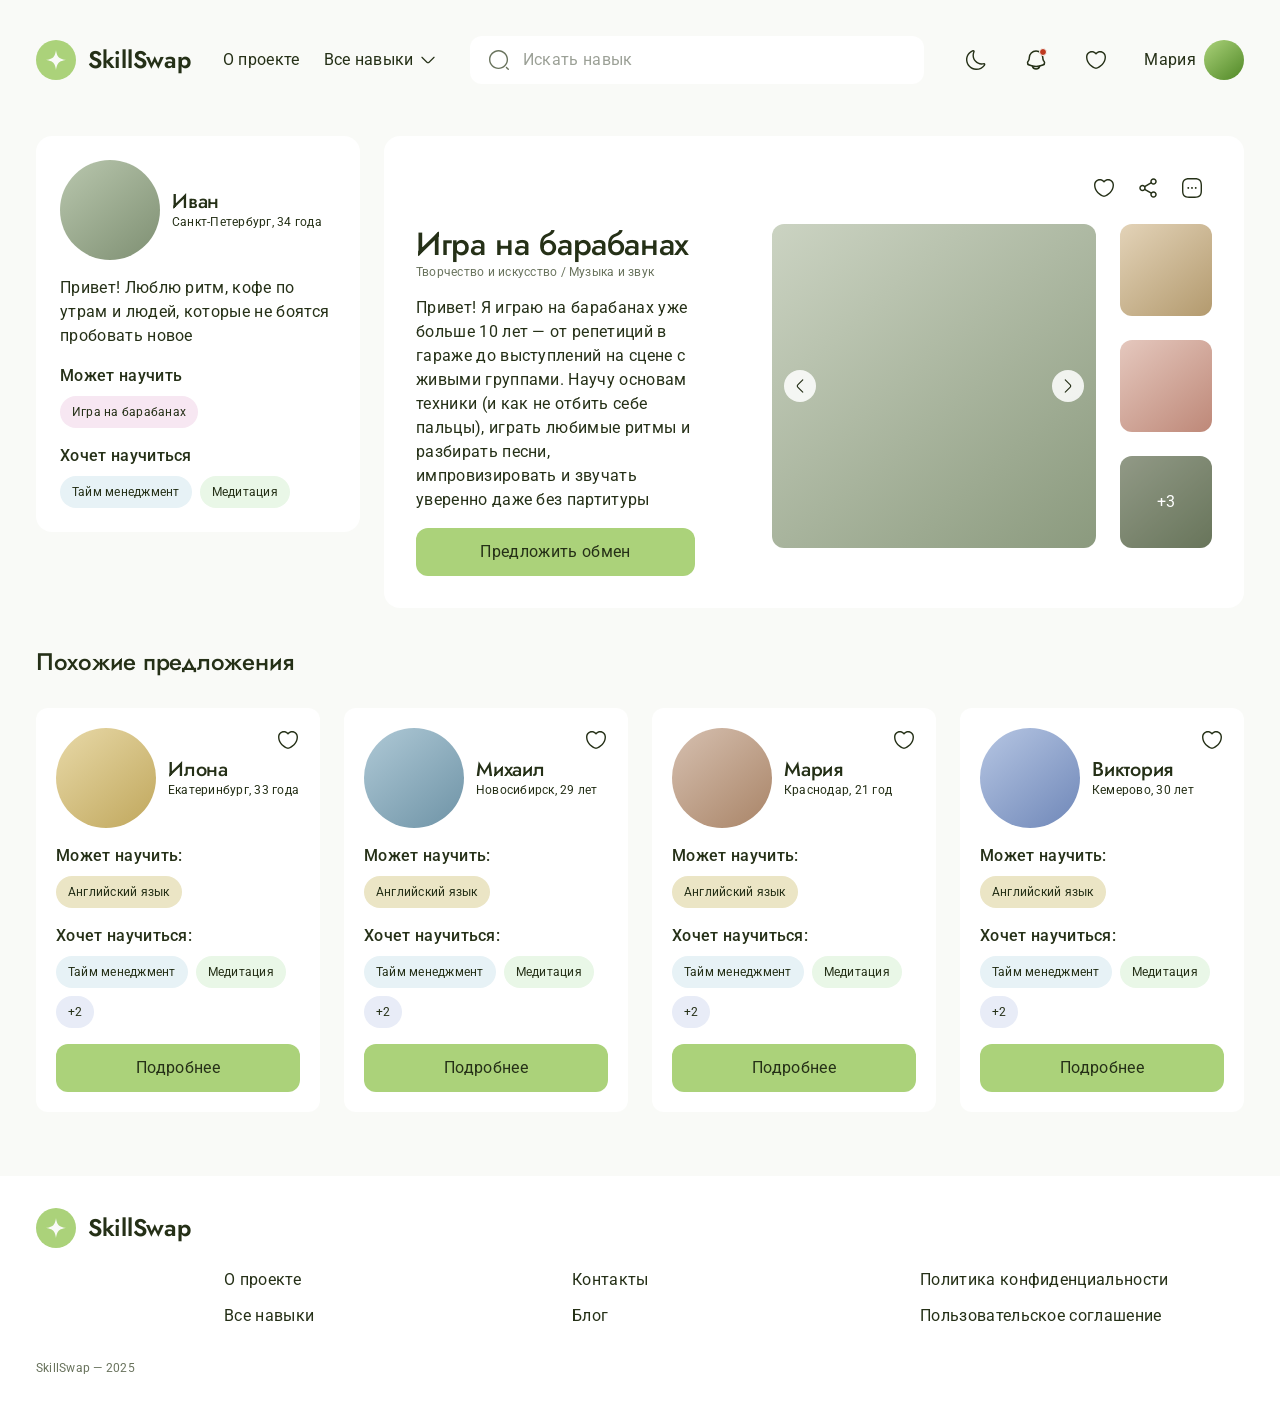
<file: skill.html>
<!DOCTYPE html>
<html lang="ru">

<head>
	<meta charset="utf-8">
	<meta name="viewport" content="width=device-width, initial-scale=1">
	<title>Игра на барабанах — SkillSwap</title>
	<link rel="icon" href="/assets/favicon.ico" sizes="any">
	<link rel="icon" type="image/png" href="/assets/favicon.png">
	<link rel="stylesheet" href="/assets/css/fonts.css">
	<link rel="stylesheet" href="/assets/css/globals.css">
	<link rel="stylesheet" href="/assets/css/base.css">
	<link rel="stylesheet" href="/assets/css/components.css">
	<link rel="stylesheet" href="/assets/css/layout.css">
</head>

<body>
	<div class="page">

		<!-- Шапка -->
		<header class="header">
			<div class="container header__inner">
				<a class="logo" href="/catalog.html">
					<span class="logo__mark"><svg class="icon" aria-hidden="true">
							<use href="/assets/svg/sprite.svg#i-logo-mark"></use>
						</svg></span>
					SkillSwap
				</a>

				<nav class="header__nav">
					<a href="#">О проекте</a>
					<button class="header__nav-toggle" type="button" data-popover-toggle aria-controls="skills-menu" aria-expanded="false">
						Все навыки
						<svg class="icon icon--sm" aria-hidden="true">
							<use href="/assets/svg/sprite.svg#i-chevron-down"></use>
						</svg>
					</button>
				</nav>

				<form class="header__search" role="search">
					<label class="visually-hidden" for="search">Искать навык</label>
					<div class="input-wrap search">
						<span class="input-wrap__icon-left"><svg class="icon" aria-hidden="true">
								<use href="/assets/svg/sprite.svg#i-search"></use>
							</svg></span>
						<input class="input" id="search" type="search" placeholder="Искать навык">
						<button class="input-wrap__action" type="button" data-search-clear aria-label="Очистить" hidden>
							<svg class="icon" aria-hidden="true">
								<use href="/assets/svg/sprite.svg#i-cross"></use>
							</svg>
						</button>
					</div>
				</form>

				<div class="header__actions">
					<div class="header__icons">
						<button class="btn-icon" type="button" data-theme-toggle aria-label="Тёмная тема">
							<svg class="icon" aria-hidden="true">
								<use href="/assets/svg/sprite.svg#i-moon"></use>
							</svg>
						</button>
						<button class="btn-icon has-badge" type="button" data-popover-toggle aria-controls="notifications" aria-expanded="false" aria-label="Уведомления">
							<svg class="icon" aria-hidden="true">
								<use href="/assets/svg/sprite.svg#i-notification"></use>
							</svg>
						</button>
						<a class="btn-icon" href="#" aria-label="Избранное">
							<svg class="icon" aria-hidden="true">
								<use href="/assets/svg/sprite.svg#i-like"></use>
							</svg>
						</a>
					</div>
					<button class="header__user" type="button" data-popover-toggle aria-controls="profile-menu" aria-expanded="false">
						<span>Мария</span>
						<span class="avatar avatar--sm avatar--ph avatar--ph-7"></span>
					</button>

					<div class="header__popover notifications" id="notifications" hidden>
						<section class="notifications__section" data-notif-new>
							<div class="notifications__head">
								<h2 class="notifications__title">Новые уведомления</h2>
								<button class="notifications__action" type="button" data-notif-read-all>Прочитать все</button>
							</div>
							<ul class="notifications__list">
								<li class="notif">
									<svg class="icon notif__icon" aria-hidden="true">
										<use href="/assets/svg/sprite.svg#i-idea"></use>
									</svg>
									<div>
										<p class="notif__title">Николай принял ваш обмен</p>
										<p class="notif__text">Перейдите в профиль, чтобы обсудить детали</p>
									</div>
									<span class="notif__date">сегодня</span>
									<a class="btn btn--primary notif__go" href="/profile.html">Перейти</a>
								</li>
								<li class="notif">
									<svg class="icon notif__icon" aria-hidden="true">
										<use href="/assets/svg/sprite.svg#i-idea"></use>
									</svg>
									<div>
										<p class="notif__title">Татьяна предлагает вам обмен</p>
										<p class="notif__text">Примите обмен, чтобы обсудить детали</p>
									</div>
									<span class="notif__date">сегодня</span>
									<a class="btn btn--primary notif__go" href="/profile.html">Перейти</a>
								</li>
							</ul>
						</section>

						<section class="notifications__section" data-notif-seen>
							<div class="notifications__head">
								<h2 class="notifications__title">Просмотренные</h2>
								<button class="notifications__action" type="button" data-notif-clear>Очистить</button>
							</div>
							<ul class="notifications__list">
								<li class="notif notif--seen">
									<svg class="icon notif__icon" aria-hidden="true">
										<use href="/assets/svg/sprite.svg#i-idea"></use>
									</svg>
									<div>
										<p class="notif__title">Олег предлагает вам обмен</p>
										<p class="notif__text">Примите обмен, чтобы обсудить детали</p>
									</div>
									<span class="notif__date">вчера</span>
								</li>
								<li class="notif notif--seen">
									<svg class="icon notif__icon" aria-hidden="true">
										<use href="/assets/svg/sprite.svg#i-idea"></use>
									</svg>
									<div>
										<p class="notif__title">Игорь принял ваш обмен</p>
										<p class="notif__text">Перейдите в профиль, чтобы обсудить детали</p>
									</div>
									<span class="notif__date">23 мая</span>
								</li>
							</ul>
						</section>
					</div>

					<div class="header__popover header__popover--menu" id="profile-menu" hidden>
						<a class="header__popover-item" href="/profile.html">Личный кабинет</a>
						<a class="header__popover-item" href="/home.html">
							Выйти из аккаунта
							<svg class="icon" aria-hidden="true">
								<use href="/assets/svg/sprite.svg#i-logout"></use>
							</svg>
						</a>
					</div>
				</div>

				<div class="header__mega" id="skills-menu" hidden>
					<div class="mega__grid">
						<div class="mega__col">
							<section class="mega__group">
								<h2 class="mega__title">
									<span class="mega__icon mega__icon--business"><svg class="icon" aria-hidden="true">
											<use href="/assets/svg/sprite.svg#i-briefcase"></use>
										</svg></span>
									Бизнес и карьера
								</h2>
								<ul class="mega__list">
									<li><a href="/catalog-filtered.html">Управление командой</a></li>
									<li><a href="/catalog-filtered.html">Маркетинг и реклама</a></li>
									<li><a href="/catalog-filtered.html">Продажи и переговоры</a></li>
									<li><a href="/catalog-filtered.html">Личный бренд</a></li>
									<li><a href="/catalog-filtered.html">Резюме и собеседование</a></li>
									<li><a href="/catalog-filtered.html">Тайм-менеджмент</a></li>
									<li><a href="/catalog-filtered.html">Проектное управление</a></li>
									<li><a href="/catalog-filtered.html">Предпринимательство</a></li>
								</ul>
							</section>

							<section class="mega__group">
								<h2 class="mega__title">
									<span class="mega__icon mega__icon--languages"><svg class="icon" aria-hidden="true">
											<use href="/assets/svg/sprite.svg#i-global"></use>
										</svg></span>
									Иностранные языки
								</h2>
								<ul class="mega__list">
									<li><a href="/catalog-filtered.html">Английский</a></li>
									<li><a href="/catalog-filtered.html">Французский</a></li>
									<li><a href="/catalog-filtered.html">Испанский</a></li>
									<li><a href="/catalog-filtered.html">Немецкий</a></li>
									<li><a href="/catalog-filtered.html">Китайский</a></li>
									<li><a href="/catalog-filtered.html">Японский</a></li>
									<li><a href="/catalog-filtered.html">Подготовка к экзаменам (IELTS, TOEFL)</a></li>
								</ul>
							</section>

							<section class="mega__group">
								<h2 class="mega__title">
									<span class="mega__icon mega__icon--home"><svg class="icon" aria-hidden="true">
											<use href="/assets/svg/sprite.svg#i-home"></use>
										</svg></span>
									Дом и уют
								</h2>
								<ul class="mega__list">
									<li><a href="/catalog-filtered.html">Уборка и организация</a></li>
									<li><a href="/catalog-filtered.html">Домашние финансы</a></li>
									<li><a href="/catalog-filtered.html">Приготовление еды</a></li>
									<li><a href="/catalog-filtered.html">Домашние растения</a></li>
									<li><a href="/catalog-filtered.html">Ремонт</a></li>
									<li><a href="/catalog-filtered.html">Хранение вещей</a></li>
								</ul>
							</section>
						</div>
						<div class="mega__col">
							<section class="mega__group">
								<h2 class="mega__title">
									<span class="mega__icon mega__icon--creative"><svg class="icon" aria-hidden="true">
											<use href="/assets/svg/sprite.svg#i-palette"></use>
										</svg></span>
									Творчество и искусство
								</h2>
								<ul class="mega__list">
									<li><a href="/catalog-filtered.html">Рисование и иллюстрация</a></li>
									<li><a href="/catalog-filtered.html">Фотография</a></li>
									<li><a href="/catalog-filtered.html">Видеомонтаж</a></li>
									<li><a href="/catalog-filtered.html">Музыка и звук</a></li>
									<li><a href="/catalog-filtered.html">Актёрское мастерство</a></li>
									<li><a href="/catalog-filtered.html">Креативное письмо</a></li>
									<li><a href="/catalog-filtered.html">Арт-терапия</a></li>
									<li><a href="/catalog-filtered.html">Декор и DIY</a></li>
								</ul>
							</section>

							<section class="mega__group">
								<h2 class="mega__title">
									<span class="mega__icon mega__icon--education"><svg class="icon" aria-hidden="true">
											<use href="/assets/svg/sprite.svg#i-book"></use>
										</svg></span>
									Образование и развитие
								</h2>
								<ul class="mega__list">
									<li><a href="/catalog-filtered.html">Личностное развитие</a></li>
									<li><a href="/catalog-filtered.html">Навыки обучения</a></li>
									<li><a href="/catalog-filtered.html">Когнитивные техники</a></li>
									<li><a href="/catalog-filtered.html">Скорочтение</a></li>
									<li><a href="/catalog-filtered.html">Навыки преподавания</a></li>
									<li><a href="/catalog-filtered.html">Коучинг</a></li>
								</ul>
							</section>

							<section class="mega__group">
								<h2 class="mega__title">
									<span class="mega__icon mega__icon--health"><svg class="icon" aria-hidden="true">
											<use href="/assets/svg/sprite.svg#i-lifestyle"></use>
										</svg></span>
									Здоровье и лайфстайл
								</h2>
								<ul class="mega__list">
									<li><a href="/catalog-filtered.html">Йога и медитация</a></li>
									<li><a href="/catalog-filtered.html">Питание и ЗОЖ</a></li>
									<li><a href="/catalog-filtered.html">Ментальное здоровье</a></li>
									<li><a href="/catalog-filtered.html">Осознанность</a></li>
									<li><a href="/catalog-filtered.html">Физические тренировки</a></li>
									<li><a href="/catalog-filtered.html">Сон и восстановление</a></li>
									<li><a href="/catalog-filtered.html">Баланс жизни и работы</a></li>
								</ul>
							</section>
						</div>
					</div>
				</div>
			</div>
		</header>

		<main class="page__main">
			<div class="container">

				<div class="skill">
					<!-- Автор -->
					<aside class="skill__author">
						<div class="card__head">
							<span class="avatar avatar--ph avatar--ph-1"></span>
							<div>
								<p class="card__name">Иван</p>
								<p class="card__meta">Санкт-Петербург, 34 года</p>
							</div>
						</div>
						<p>Привет! Люблю ритм, кофе по утрам и людей, которые не боятся пробовать новое</p>

						<div class="card__section">
							<p class="card__section-title">Может научить</p>
							<div class="tag-list"><span class="tag tag--creative">Игра на барабанах</span></div>
						</div>

						<div class="card__section">
							<p class="card__section-title">Хочет научиться</p>
							<div class="tag-list">
								<span class="tag tag--education">Тайм менеджмент</span>
								<span class="tag tag--health">Медитация</span>
							</div>
						</div>
					</aside>

					<!-- Навык -->
					<article class="skill__main">
						<div class="skill__actions">
							<button class="btn-icon" type="button" data-like aria-label="В избранное"><svg class="icon" aria-hidden="true">
									<use href="/assets/svg/sprite.svg#i-like"></use>
								</svg></button>
							<button class="btn-icon" type="button" aria-label="Поделиться"><svg class="icon" aria-hidden="true">
									<use href="/assets/svg/sprite.svg#i-share"></use>
								</svg></button>
							<button class="btn-icon" type="button" aria-label="Ещё"><svg class="icon" aria-hidden="true">
									<use href="/assets/svg/sprite.svg#i-more-square"></use>
								</svg></button>
						</div>

						<div class="skill__info">
							<div>
								<h1>Игра на барабанах</h1>
								<p class="skill__breadcrumb">Творчество и искусство / Музыка и звук</p>
							</div>
							<p>Привет! Я играю на барабанах уже больше 10 лет — от репетиций в гараже до выступлений на сцене с живыми группами. Научу основам техники (и как не отбить себе пальцы), играть любимые ритмы и разбирать песни, импровизировать и звучать уверенно даже без партитуры</p>
							<button class="btn btn--primary btn--block" type="button" data-modal-open="exchange-modal">Предложить обмен</button>
						</div>

						<div class="gallery" data-gallery>
							<div class="gallery__main">
								<span class="photo-ph"></span>
								<button class="gallery__nav gallery__nav--prev" type="button" aria-label="Предыдущее фото"><svg class="icon icon--sm" aria-hidden="true">
										<use href="/assets/svg/sprite.svg#i-chevron-left"></use>
									</svg></button>
								<button class="gallery__nav gallery__nav--next" type="button" aria-label="Следующее фото"><svg class="icon icon--sm" aria-hidden="true">
										<use href="/assets/svg/sprite.svg#i-chevron-right"></use>
									</svg></button>
							</div>
							<div class="gallery__thumbs">
								<button class="gallery__thumb" type="button" aria-label="Фото 2"><span class="photo-ph photo-ph--2"></span></button>
								<button class="gallery__thumb" type="button" aria-label="Фото 3"><span class="photo-ph photo-ph--3"></span></button>
								<button class="gallery__thumb gallery__thumb--more" type="button" data-more="+3" aria-label="Ещё 3 фото"><span class="photo-ph"></span></button>
							</div>
						</div>
					</article>
				</div>

				<!-- Похожие -->
				<section class="section section--sub">
					<div class="section__head">
						<h2>Похожие предложения</h2>
					</div>
					<div class="cards-grid cards-grid--4">
						<article class="card">
							<button class="card__like" type="button" aria-label="В избранное"><svg class="icon" aria-hidden="true">
									<use href="/assets/svg/sprite.svg#i-like"></use>
								</svg></button>
							<div class="card__head">
								<span class="avatar avatar--ph avatar--ph-4"></span>
								<div>
									<p class="card__name">Илона</p>
									<p class="card__meta">Екатеринбург, 33 года</p>
								</div>
							</div>
							<div class="card__section">
								<p class="card__section-title">Может научить:</p>
								<div class="tag-list"><span class="tag tag--languages">Английский язык</span></div>
							</div>
							<div class="card__section">
								<p class="card__section-title">Хочет научиться:</p>
								<div class="tag-list"><span class="tag tag--education">Тайм менеджмент</span><span class="tag tag--health">Медитация</span><span class="tag tag--more">+2</span></div>
							</div>
							<a class="btn btn--primary btn--block" href="/skill.html">Подробнее</a>
						</article>

						<article class="card">
							<button class="card__like" type="button" aria-label="В избранное"><svg class="icon" aria-hidden="true">
									<use href="/assets/svg/sprite.svg#i-like"></use>
								</svg></button>
							<div class="card__head">
								<span class="avatar avatar--ph avatar--ph-5"></span>
								<div>
									<p class="card__name">Михаил</p>
									<p class="card__meta">Новосибирск, 29 лет</p>
								</div>
							</div>
							<div class="card__section">
								<p class="card__section-title">Может научить:</p>
								<div class="tag-list"><span class="tag tag--languages">Английский язык</span></div>
							</div>
							<div class="card__section">
								<p class="card__section-title">Хочет научиться:</p>
								<div class="tag-list"><span class="tag tag--education">Тайм менеджмент</span><span class="tag tag--health">Медитация</span><span class="tag tag--more">+2</span></div>
							</div>
							<a class="btn btn--primary btn--block" href="/skill.html">Подробнее</a>
						</article>

						<article class="card">
							<button class="card__like" type="button" aria-label="В избранное"><svg class="icon" aria-hidden="true">
									<use href="/assets/svg/sprite.svg#i-like"></use>
								</svg></button>
							<div class="card__head">
								<span class="avatar avatar--ph avatar--ph-6"></span>
								<div>
									<p class="card__name">Мария</p>
									<p class="card__meta">Краснодар, 21 год</p>
								</div>
							</div>
							<div class="card__section">
								<p class="card__section-title">Может научить:</p>
								<div class="tag-list"><span class="tag tag--languages">Английский язык</span></div>
							</div>
							<div class="card__section">
								<p class="card__section-title">Хочет научиться:</p>
								<div class="tag-list"><span class="tag tag--education">Тайм менеджмент</span><span class="tag tag--health">Медитация</span><span class="tag tag--more">+2</span></div>
							</div>
							<a class="btn btn--primary btn--block" href="/skill.html">Подробнее</a>
						</article>

						<article class="card">
							<button class="card__like" type="button" aria-label="В избранное"><svg class="icon" aria-hidden="true">
									<use href="/assets/svg/sprite.svg#i-like"></use>
								</svg></button>
							<div class="card__head">
								<span class="avatar avatar--ph avatar--ph-9"></span>
								<div>
									<p class="card__name">Виктория</p>
									<p class="card__meta">Кемерово, 30 лет</p>
								</div>
							</div>
							<div class="card__section">
								<p class="card__section-title">Может научить:</p>
								<div class="tag-list"><span class="tag tag--languages">Английский язык</span></div>
							</div>
							<div class="card__section">
								<p class="card__section-title">Хочет научиться:</p>
								<div class="tag-list"><span class="tag tag--education">Тайм менеджмент</span><span class="tag tag--health">Медитация</span><span class="tag tag--more">+2</span></div>
							</div>
							<a class="btn btn--primary btn--block" href="/skill.html">Подробнее</a>
						</article>
					</div>
				</section>

			</div>
		</main>

		<footer class="footer">
			<div class="container">
				<div class="footer__inner">
					<div class="footer__col">
						<a class="logo" href="/catalog.html">
							<span class="logo__mark"><svg class="icon" aria-hidden="true">
									<use href="/assets/svg/sprite.svg#i-logo-mark"></use>
								</svg></span>
							SkillSwap
						</a>
					</div>
					<nav class="footer__col"><a href="#">О проекте</a><a href="/catalog-filtered.html">Все навыки</a></nav>
					<nav class="footer__col"><a href="#">Контакты</a><a href="#">Блог</a></nav>
					<nav class="footer__col"><a href="#">Политика конфиденциальности</a><a href="#">Пользовательское соглашение</a></nav>
				</div>
				<p class="footer__copy caption">SkillSwap — 2025</p>
			</div>
		</footer>

		<!-- Подтверждение обмена -->
		<div class="modal-backdrop" id="exchange-modal" hidden>
			<div class="modal modal--sm" role="dialog" aria-modal="true" aria-labelledby="exchange-title">
				<span class="modal__icon"><svg class="icon" aria-hidden="true">
						<use href="/assets/svg/sprite.svg#i-done"></use>
					</svg></span>
				<h2 class="modal__title" id="exchange-title">Ваше предложение создано</h2>
				<p class="modal__subtitle">Теперь вы можете предложить обмен</p>
				<div class="modal__actions modal__actions--single">
					<button class="btn btn--primary" type="button" data-modal-close>Готово</button>
				</div>
			</div>
		</div>

	</div>
	<script src="/assets/js/main.js"></script>
</body>

</html>
</file>
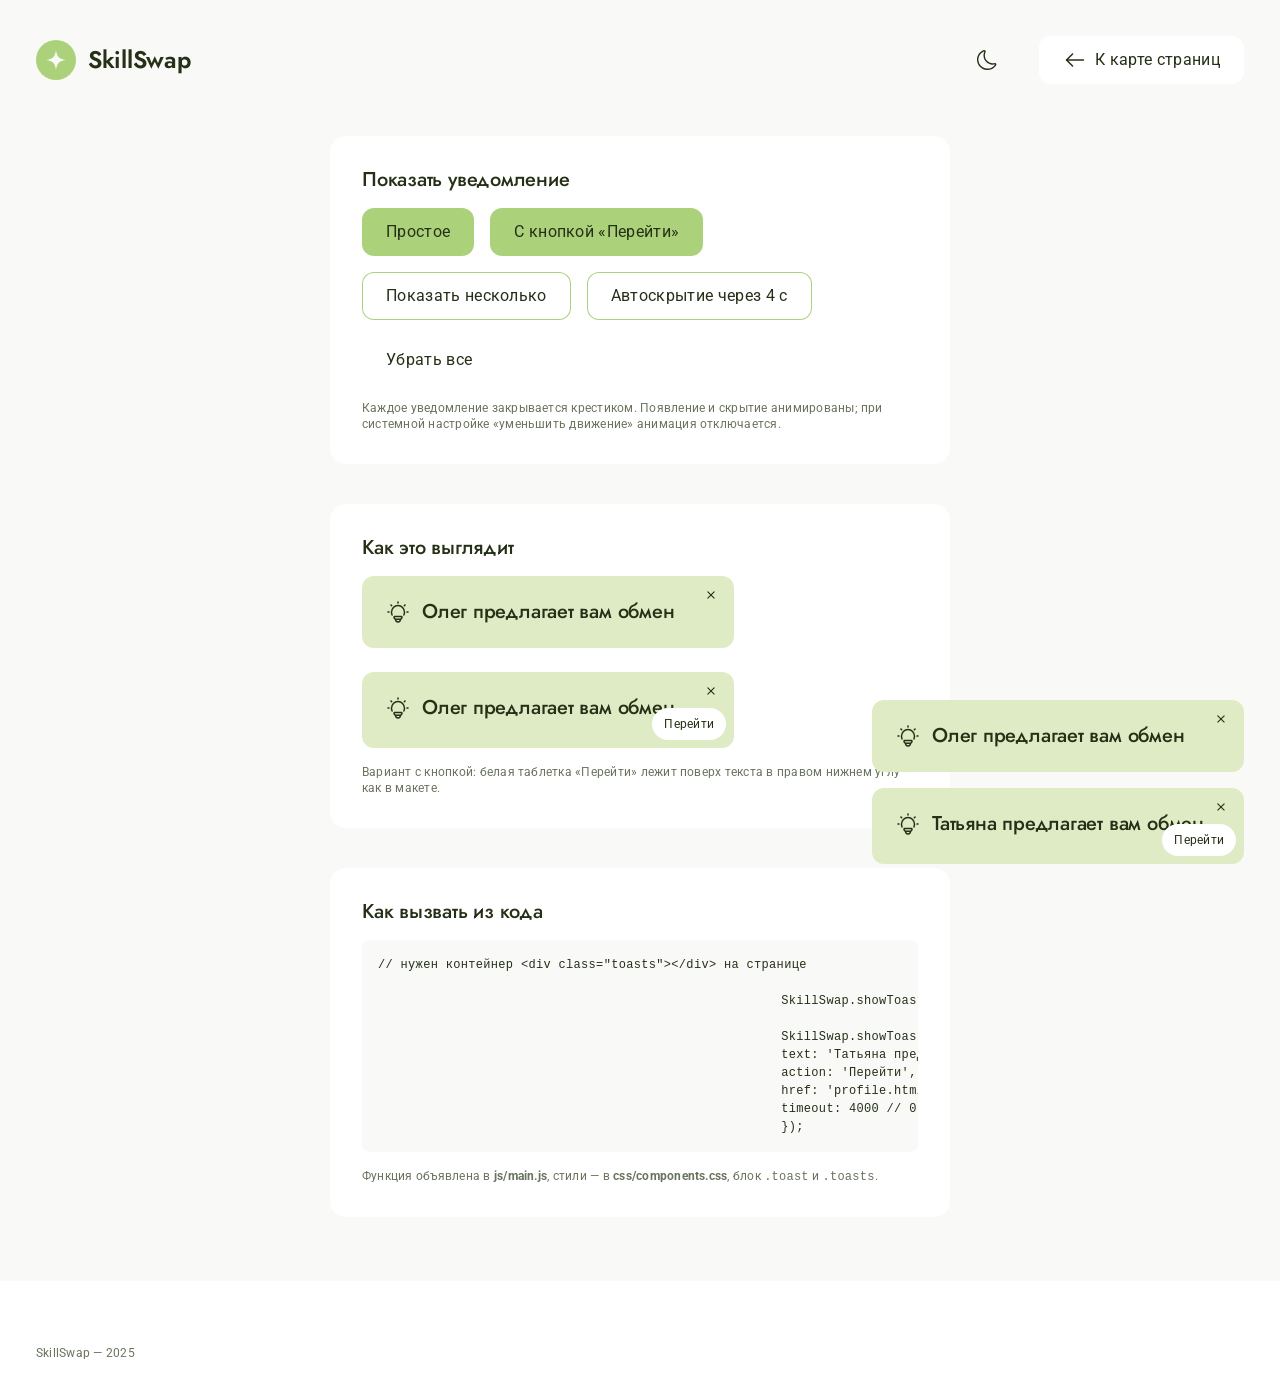
<file: toasts.html>
<!DOCTYPE html>
<html lang="ru">

<head>
	<meta charset="utf-8">
	<meta name="viewport" content="width=device-width, initial-scale=1">
	<title>Всплывающие уведомления — SkillSwap</title>
	<link rel="icon" href="/assets/favicon.ico" sizes="any">
	<link rel="icon" type="image/png" href="/assets/favicon.png">
	<link rel="stylesheet" href="/assets/css/fonts.css">
	<link rel="stylesheet" href="/assets/css/globals.css">
	<link rel="stylesheet" href="/assets/css/base.css">
	<link rel="stylesheet" href="/assets/css/components.css">
	<link rel="stylesheet" href="/assets/css/layout.css">
	<style>
		.demo {
			display: flex;
			flex-direction: column;
			gap: 40px;
			max-width: 620px;
			margin-inline: auto;
		}

		.demo__block {
			display: flex;
			flex-direction: column;
			gap: 16px;
			padding: 32px;
			background: var(--color-surface);
			border-radius: var(--radius-lg);
		}

		.demo__title {
			font-family: var(--font-heading);
			font-weight: 500;
			font-size: 20px;
			line-height: 24px;
			letter-spacing: -0.22px;
		}

		.demo__row {
			display: flex;
			flex-wrap: wrap;
			gap: 16px;
		}

		.demo__samples {
			display: flex;
			flex-direction: column;
			gap: 24px;
			max-width: 372px;
		}

		.demo__samples .toast {
			animation: none;
		}

		.demo__note {
			font-size: 12px;
			line-height: 16px;
			letter-spacing: 0.24px;
			color: var(--color-caption);
		}

		.demo__code {
			padding: 16px;
			background: var(--color-background);
			border-radius: var(--radius-sm);
			font-family: ui-monospace, "SFMono-Regular", Consolas, monospace;
			font-size: 12px;
			line-height: 18px;
			color: var(--color-text);
			overflow-x: auto;
			white-space: pre;
		}
	</style>
</head>

<body>
	<div class="page">

		<header class="header">
			<div class="container header__inner">
				<a class="logo" href="/index.html">
					<span class="logo__mark"><svg class="icon" aria-hidden="true">
							<use href="/assets/svg/sprite.svg#i-logo-mark"></use>
						</svg></span>
					SkillSwap
				</a>
				<div class="header__actions" style="margin-left:auto">
					<button class="btn-icon" type="button" data-theme-toggle aria-label="Тёмная тема">
						<svg class="icon" aria-hidden="true">
							<use href="/assets/svg/sprite.svg#i-moon"></use>
						</svg>
					</button>
					<a class="btn btn--surface" href="/index.html">
						<svg class="icon" aria-hidden="true">
							<use href="/assets/svg/sprite.svg#i-arrow-left"></use>
						</svg>
						К карте страниц
					</a>
				</div>
			</div>
		</header>

		<main class="page__main">
			<div class="container">
				<div class="demo">

					<!-- Запуск -->
					<section class="demo__block">
						<h2 class="demo__title">Показать уведомление</h2>
						<div class="demo__row">
							<button class="btn btn--primary" type="button" data-demo="plain">Простое</button>
							<button class="btn btn--primary" type="button" data-demo="action">С кнопкой «Перейти»</button>
							<button class="btn btn--secondary" type="button" data-demo="stack">Показать несколько</button>
							<button class="btn btn--secondary" type="button" data-demo="auto">Автоскрытие через 4 с</button>
							<button class="btn btn--tertiary" type="button" data-demo="clear">Убрать все</button>
						</div>
						<p class="demo__note">Каждое уведомление закрывается крестиком. Появление и скрытие анимированы; при системной настройке «уменьшить движение» анимация отключается.</p>
					</section>

					<!-- Образцы -->
					<section class="demo__block">
						<h2 class="demo__title">Как это выглядит</h2>
						<div class="demo__samples">

							<div class="toast">
								<svg class="icon toast__icon" aria-hidden="true">
									<use href="/assets/svg/sprite.svg#i-idea"></use>
								</svg>
								<span class="toast__text">Олег предлагает вам обмен</span>
								<button class="toast__close" type="button" data-toast-close aria-label="Скрыть">
									<svg class="icon" aria-hidden="true">
										<use href="/assets/svg/sprite.svg#i-cross"></use>
									</svg>
								</button>
							</div>

							<div class="toast toast--action">
								<svg class="icon toast__icon" aria-hidden="true">
									<use href="/assets/svg/sprite.svg#i-idea"></use>
								</svg>
								<span class="toast__text">Олег предлагает вам обмен</span>
								<button class="toast__close" type="button" data-toast-close aria-label="Скрыть">
									<svg class="icon" aria-hidden="true">
										<use href="/assets/svg/sprite.svg#i-cross"></use>
									</svg>
								</button>
								<a class="btn toast__go" href="/profile.html">Перейти</a>
							</div>

						</div>
						<p class="demo__note">Вариант с кнопкой: белая таблетка «Перейти» лежит поверх текста в правом нижнем углу — как в макете.</p>
					</section>

					<!-- Как вызывать -->
					<section class="demo__block">
						<h2 class="demo__title">Как вызвать из кода</h2>
						<div class="demo__code">// нужен контейнер &lt;div class="toasts"&gt;&lt;/div&gt; на странице

							SkillSwap.showToast({ text: 'Олег предлагает вам обмен' });

							SkillSwap.showToast({
							text: 'Татьяна предлагает вам обмен',
							action: 'Перейти',
							href: 'profile.html',
							timeout: 4000 // 0 или без него — висит до закрытия
							});</div>
						<p class="demo__note">Функция объявлена в <strong>js/main.js</strong>, стили — в <strong>css/components.css</strong>, блок <code>.toast</code> и <code>.toasts</code>.</p>
					</section>

				</div>
			</div>
		</main>

		<footer class="footer">
			<div class="container">
				<p class="footer__copy caption">SkillSwap — 2025</p>
			</div>
		</footer>

		<!-- Всплывающие уведомления -->
		<div class="toasts"></div>

	</div>

	<script src="/assets/js/main.js"></script>
	<script>
		(() => {
			const PLAIN = [
				'Олег предлагает вам обмен',
				'Николай принял ваш обмен',
				'Ваш навык прошёл модерацию',
				'Анна добавила вас в избранное',
			];
			const WITH_ACTION = [
				'Татьяна предлагает вам обмен',
				'Игорь принял ваш обмен',
				'Михаил ответил на вашу заявку',
			];

			let i = 0, j = 0;
			const plain = () => SkillSwap.showToast({ text: PLAIN[i++ % PLAIN.length] });
			const withAction = (timeout = 0) => SkillSwap.showToast({
				text: WITH_ACTION[j++ % WITH_ACTION.length],
				action: 'Перейти',
				href: 'profile.html',
				timeout,
			});

			const actions = {
				plain,
				action: () => withAction(),
				auto: () => withAction(4000),
				stack: () => {
					plain();
					setTimeout(() => withAction(), 400);
					setTimeout(plain, 800);
				},
				clear: () => document.querySelectorAll('.toasts .toast').forEach(SkillSwap.hideToast),
			};

			document.querySelectorAll('[data-demo]').forEach((btn) => {
				btn.addEventListener('click', () => actions[btn.dataset.demo]());
			});

			// Уведомления при открытии
			setTimeout(plain, 600);
			setTimeout(() => withAction(), 1200);
		})();
	</script>
</body>

</html>
</file>
<file: assets/css/fonts.css>
/* Локальные шрифты */

/* Jost 400 — cyrillic */
@font-face {
	font-family: "Jost";
	font-style: normal;
	font-weight: 400;
	font-display: swap;
	src: url("/assets/fonts/jost-400-cyrillic.woff2") format("woff2");
	unicode-range: U+0301, U+0400-045F, U+0490-0491, U+04B0-04B1, U+2116;
}

/* Jost 400 — latin */
@font-face {
	font-family: "Jost";
	font-style: normal;
	font-weight: 400;
	font-display: swap;
	src: url("/assets/fonts/jost-400-latin.woff2") format("woff2");
	unicode-range: U+0000-00FF, U+0131, U+0152-0153, U+02BB-02BC, U+02C6, U+02DA, U+02DC, U+0304, U+0308, U+0329, U+2000-206F, U+20AC, U+2122, U+2191, U+2193, U+2212, U+2215, U+FEFF, U+FFFD;
}

/* Jost 500 — cyrillic */
@font-face {
	font-family: "Jost";
	font-style: normal;
	font-weight: 500;
	font-display: swap;
	src: url("/assets/fonts/jost-500-cyrillic.woff2") format("woff2");
	unicode-range: U+0301, U+0400-045F, U+0490-0491, U+04B0-04B1, U+2116;
}

/* Jost 500 — latin */
@font-face {
	font-family: "Jost";
	font-style: normal;
	font-weight: 500;
	font-display: swap;
	src: url("/assets/fonts/jost-500-latin.woff2") format("woff2");
	unicode-range: U+0000-00FF, U+0131, U+0152-0153, U+02BB-02BC, U+02C6, U+02DA, U+02DC, U+0304, U+0308, U+0329, U+2000-206F, U+20AC, U+2122, U+2191, U+2193, U+2212, U+2215, U+FEFF, U+FFFD;
}

/* Jost 600 — cyrillic */
@font-face {
	font-family: "Jost";
	font-style: normal;
	font-weight: 600;
	font-display: swap;
	src: url("/assets/fonts/jost-600-cyrillic.woff2") format("woff2");
	unicode-range: U+0301, U+0400-045F, U+0490-0491, U+04B0-04B1, U+2116;
}

/* Jost 600 — latin */
@font-face {
	font-family: "Jost";
	font-style: normal;
	font-weight: 600;
	font-display: swap;
	src: url("/assets/fonts/jost-600-latin.woff2") format("woff2");
	unicode-range: U+0000-00FF, U+0131, U+0152-0153, U+02BB-02BC, U+02C6, U+02DA, U+02DC, U+0304, U+0308, U+0329, U+2000-206F, U+20AC, U+2122, U+2191, U+2193, U+2212, U+2215, U+FEFF, U+FFFD;
}

/* Roboto 400 — cyrillic */
@font-face {
	font-family: "Roboto";
	font-style: normal;
	font-weight: 400;
	font-display: swap;
	src: url("/assets/fonts/roboto-400-cyrillic.woff2") format("woff2");
	unicode-range: U+0301, U+0400-045F, U+0490-0491, U+04B0-04B1, U+2116;
}

/* Roboto 400 — latin */
@font-face {
	font-family: "Roboto";
	font-style: normal;
	font-weight: 400;
	font-display: swap;
	src: url("/assets/fonts/roboto-400-latin.woff2") format("woff2");
	unicode-range: U+0000-00FF, U+0131, U+0152-0153, U+02BB-02BC, U+02C6, U+02DA, U+02DC, U+0304, U+0308, U+0329, U+2000-206F, U+20AC, U+2122, U+2191, U+2193, U+2212, U+2215, U+FEFF, U+FFFD;
}

/* Roboto 500 — cyrillic */
@font-face {
	font-family: "Roboto";
	font-style: normal;
	font-weight: 500;
	font-display: swap;
	src: url("/assets/fonts/roboto-500-cyrillic.woff2") format("woff2");
	unicode-range: U+0301, U+0400-045F, U+0490-0491, U+04B0-04B1, U+2116;
}

/* Roboto 500 — latin */
@font-face {
	font-family: "Roboto";
	font-style: normal;
	font-weight: 500;
	font-display: swap;
	src: url("/assets/fonts/roboto-500-latin.woff2") format("woff2");
	unicode-range: U+0000-00FF, U+0131, U+0152-0153, U+02BB-02BC, U+02C6, U+02DA, U+02DC, U+0304, U+0308, U+0329, U+2000-206F, U+20AC, U+2122, U+2191, U+2193, U+2212, U+2215, U+FEFF, U+FFFD;
}

/* Roboto 700 — cyrillic */
@font-face {
	font-family: "Roboto";
	font-style: normal;
	font-weight: 700;
	font-display: swap;
	src: url("/assets/fonts/roboto-700-cyrillic.woff2") format("woff2");
	unicode-range: U+0301, U+0400-045F, U+0490-0491, U+04B0-04B1, U+2116;
}

/* Roboto 700 — latin */
@font-face {
	font-family: "Roboto";
	font-style: normal;
	font-weight: 700;
	font-display: swap;
	src: url("/assets/fonts/roboto-700-latin.woff2") format("woff2");
	unicode-range: U+0000-00FF, U+0131, U+0152-0153, U+02BB-02BC, U+02C6, U+02DA, U+02DC, U+0304, U+0308, U+0329, U+2000-206F, U+20AC, U+2122, U+2191, U+2193, U+2212, U+2215, U+FEFF, U+FFFD;
}
</file>
<file: assets/css/globals.css>
:root {
	/* --- Цвета: поверхности --- */
	--color-background: #f9faf7; /* Background */
	--color-surface: #ffffff; /* Card, input */

	/* --- Цвета: текст --- */
	--color-text: #253017; /* Text */
	--color-caption: #69735d; /* Caption */
	--color-text-disabled: #9ca197; /* Disabled Text */

	/* --- Цвета: акценты и состояния --- */
	--color-accent: #abd27a; /* Accent */
	--color-accent-hover: #deebc5; /* Button hover */
	--color-accent-pressed: #508826; /* Text link, Button pressed */
	--color-link: #508826;
	--color-toggle: #b2b9a9; /* Toggle */
	--color-disabled: #e4e8df; /* Disabled */
	--color-alarm: #e0796e; /* Alarm */
	--color-error: #bf3920; /* Error */
	--color-on-pressed: #ffffff;
	/* --- Цвета: теги категорий --- */
	--tag-business: #eee7f7; /* Бизнес и карьера */
	--tag-creative: #f7e7f2; /* Творчество и искусство */
	--tag-languages: #ebe5c5; /* Иностранные языки */
	--tag-education: #e7f2f6; /* Образование и развитие */
	--tag-home: #f7ebe5; /* Дом и уют */
	--tag-health: #e9f7e7; /* Здоровье и лайфстайл */
	--tag-more: #e8ecf7;

	/* --- Типографика --- */
	--font-heading: "Jost", system-ui, -apple-system, "Segoe UI", sans-serif;
	--font-body: "Roboto", system-ui, -apple-system, "Segoe UI", sans-serif;

	/* --- Сетка --- */
	--container-width: 1440px;
	--container-pad: 36px;
	--grid-gutter: 24px;
	--grid-columns: 12;
	--grid-column: 92px;
	--sidebar-width: 324px;

	/* --- Радиусы и тени --- */
	--radius-sm: 8px;
	--radius-md: 12px; /* Основной радиус */
	--radius-lg: 16px;
	--radius-pill: 20px;
}

/* --- Текстовые стили --- */
.text-h1 {
	font: 500 32px/40px var(--font-heading);
	letter-spacing: -0.35px;
}
.text-h2 {
	font: 500 24px/28px var(--font-heading);
	letter-spacing: -0.26px;
}
.text-h3 {
	font: 500 20px/24px var(--font-heading);
	letter-spacing: -0.22px;
}
.text-h4 {
	font: 500 16px/24px var(--font-body);
	letter-spacing: 0.32px;
}
.text-body {
	font: 400 16px/24px var(--font-body);
	letter-spacing: 0.32px;
}
.text-caption {
	font: 400 12px/16px var(--font-body);
	letter-spacing: 0.24px;
}

/* --- Тёмная тема --- */
:root[data-theme="dark"] {
	--color-background: #1a2011;
	--color-surface: #253017;
	--color-text: #f1f4ec;
	--color-caption: #b2b9a9;
	--color-text-disabled: #69735d;
	--color-accent: #7ca84e;
	--color-accent-hover: #93bc64;
	--color-accent-pressed: #abd27a;
	--color-on-pressed: #1a2011;
	--color-link: #abd27a;
	--color-toggle: #69735d;
	--color-disabled: #3a452c;
	--color-alarm: #e0796e;
	--color-error: #e0796e;

	--tag-business: #3b3450;
	--tag-creative: #4a3342;
	--tag-languages: #474227;
	--tag-education: #24404a;
	--tag-home: #4a3a2e;
	--tag-health: #2c4429;
	--tag-more: #303a52;
}
</file>
<file: assets/css/base.css>
/* Базовые стили SkillSwap */

*,
*::before,
*::after {
	box-sizing: border-box;
}

html {
	-webkit-text-size-adjust: 100%;
}

body {
	margin: 0;
	min-height: 100vh;
	background: var(--color-background);
	color: var(--color-text);
	font: 400 16px/24px var(--font-body);
	letter-spacing: 0.32px;
	-webkit-font-smoothing: antialiased;
}

img,
svg,
video {
	display: block;
	max-width: 100%;
}
img {
	height: auto;
}

button,
input,
select,
textarea {
	font: inherit;
	letter-spacing: inherit;
	color: inherit;
}
button {
	cursor: pointer;
	border: none;
	background: none;
	padding: 0;
}

a {
	color: var(--color-link);
	text-decoration: none;
}
a:hover {
	text-decoration: underline;
}

ul,
ol {
	margin: 0;
	padding: 0;
	list-style: none;
}

h1,
h2,
h3,
h4 {
	margin: 0;
	font-family: var(--font-heading);
	font-weight: 500;
}
h1 {
	font-size: 32px;
	line-height: 40px;
	letter-spacing: -0.35px;
}
h2 {
	font-size: 24px;
	line-height: 28px;
	letter-spacing: -0.26px;
}
h3 {
	font-size: 20px;
	line-height: 24px;
	letter-spacing: -0.22px;
}
h4 {
	font-family: var(--font-body);
	font-size: 16px;
	line-height: 24px;
	letter-spacing: 0.32px;
}
p {
	margin: 0;
}

:focus-visible {
	outline: 2px solid var(--color-accent-pressed);
	outline-offset: 2px;
}

/* Скрытые элементы */
[hidden] {
	display: none !important;
}

.visually-hidden {
	position: absolute;
	width: 1px;
	height: 1px;
	margin: -1px;
	padding: 0;
	overflow: hidden;
	clip: rect(0 0 0 0);
	white-space: nowrap;
	border: 0;
}

/* --- Контейнер и сетка --- */
.container {
	width: 100%;
	max-width: var(--container-width);
	margin-inline: auto;
	padding-inline: var(--container-pad);
}

@media (max-width: 1023px) {
	.container {
		padding-inline: 24px;
	}
}

/* --- Утилиты --- */
.caption {
	font-size: 12px;
	line-height: 16px;
	letter-spacing: 0.24px;
	color: var(--color-caption);
}
.muted {
	color: var(--color-caption);
}
</file>
<file: assets/css/components.css>
/* Компоненты SkillSwap */

/* Иконка */
.icon {
	width: 24px;
	height: 24px;
	flex: none;
	fill: currentColor;
	stroke: none;
}
.icon--sm {
	width: 20px;
	height: 20px;
}
.icon--lg {
	width: 32px;
	height: 32px;
}

/* Кнопки */
.btn {
	display: inline-flex;
	align-items: center;
	justify-content: center;
	gap: 8px;
	min-height: 48px;
	padding: 12px 24px;
	border-radius: var(--radius-md);
	font-family: var(--font-body);
	font-size: 16px;
	line-height: 24px;
	letter-spacing: 0.32px;
	text-align: center;
	transition:
		background-color 0.15s,
		border-color 0.15s,
		color 0.15s;
}
.btn:hover {
	text-decoration: none;
}
.btn--block {
	width: 100%;
}
/* Иконка внутри кнопки */
.btn__icon {
	display: none;
}
.btn--sm {
	min-height: 40px;
	padding: 8px 16px;
}

/* Primary */
.btn--primary {
	background: var(--color-accent);
	color: var(--color-text);
}
.btn--primary:hover {
	background: var(--color-accent-hover);
}
.btn--primary:active {
	background: var(--color-accent-pressed);
	color: var(--color-on-pressed);
}
.btn--primary:disabled,
.btn--primary.is-disabled {
	background: var(--color-disabled);
	color: var(--color-caption);
	cursor: default;
}

/* Secondary — обводка */
.btn--secondary {
	background: var(--color-surface);
	color: var(--color-text);
	box-shadow: inset 0 0 0 1px var(--color-accent);
}
.btn--secondary:hover {
	box-shadow: inset 0 0 0 1px var(--color-accent-hover);
	color: var(--color-caption);
}
.btn--secondary:active {
	box-shadow: inset 0 0 0 1px var(--color-accent-pressed);
	color: var(--color-text);
}
.btn--secondary:disabled,
.btn--secondary.is-disabled {
	background: var(--color-surface);
	box-shadow: inset 0 0 0 1px var(--color-disabled);
	color: var(--color-text-disabled);
	cursor: default;
}

/* Белая кнопка */
.btn--surface {
	background: var(--color-surface);
	color: var(--color-text);
}
.btn--surface:hover {
	background: var(--color-accent-hover);
}

/* Tertiary — без фона */
.btn--tertiary {
	background: var(--color-surface);
	color: var(--color-text);
}
.btn--tertiary:hover {
	background: var(--color-accent-hover);
}

/* Кнопка-иконка */
.btn-icon {
	display: inline-flex;
	align-items: center;
	justify-content: center;
	width: 40px;
	height: 40px;
	border-radius: 50%;
	color: var(--color-text);
	transition:
		background-color 0.15s,
		color 0.15s;
}
.btn-icon:hover {
	background: var(--color-accent-hover);
}
.btn-icon.is-active {
	color: var(--color-accent-pressed);
}

/* Кнопка-ссылка (зелёный текст с шевроном) */
.link-more {
	display: inline-flex;
	align-items: center;
	gap: 4px;
	color: var(--color-link);
	font-size: 16px;
	line-height: 24px;
}
.link-more:hover {
	text-decoration: none;
	color: var(--color-text);
}
.link-more .icon {
	width: 20px;
	height: 20px;
}

/* Поля ввода */
.field {
	display: flex;
	flex-direction: column;
	gap: 4px;
}
.field__label {
	font-size: 16px;
	line-height: 24px;
	letter-spacing: 0.32px;
}
.field__hint {
	font-size: 12px;
	line-height: 16px;
	letter-spacing: 0.24px;
	color: var(--color-caption);
}
.field__hint--error {
	color: var(--color-error);
}

.input-wrap {
	position: relative;
	display: flex;
	align-items: center;
	background: var(--color-surface);
	border: 1px solid var(--color-caption);
	border-radius: var(--radius-md);
	transition: border-color 0.15s;
}
.input-wrap:focus-within {
	border-color: var(--color-accent-pressed);
}
.input-wrap.is-error {
	border-color: var(--color-error);
}
.input-wrap.is-disabled {
	border-color: var(--color-disabled);
	background: var(--color-surface);
}

.input {
	flex: 1;
	min-width: 0;
	min-height: 46px;
	padding: 11px 20px;
	background: none;
	border: none;
	border-radius: inherit;
}
.input::placeholder {
	color: var(--color-text-disabled);
}
.input:focus {
	outline: none;
}
.input:disabled {
	color: var(--color-text-disabled);
}

.input-wrap .btn-icon,
.input-wrap__action {
	display: inline-flex;
	align-items: center;
	justify-content: center;
	width: 40px;
	height: 40px;
	margin-right: 4px;
	border-radius: 50%;
	color: var(--color-text);
	flex: none;
}
.input-wrap__action:hover {
	background: var(--color-accent-hover);
}
.input-wrap__icon-left {
	display: flex;
	padding-left: 16px;
	color: var(--color-text);
}
.input-wrap__icon-left + .input {
	padding-left: 12px;
}

textarea.input {
	min-height: 120px;
	resize: vertical;
}

/* Пара полей в ряд */
.field-row {
	display: grid;
	grid-template-columns: repeat(2, minmax(0, 1fr));
	gap: 16px;
}

/* Поиск в шапке */
.search .input::-webkit-search-cancel-button {
	-webkit-appearance: none;
	display: none;
}

.search {
	flex: 1;
	min-width: 0;
	border-radius: var(--radius-sm);
}

/* Селект */
.select {
	position: relative;
}
.select__toggle {
	display: flex;
	align-items: center;
	justify-content: space-between;
	gap: 8px;
	width: 100%;
	min-height: 48px;
	padding: 11px 20px;
	background: var(--color-surface);
	border: 1px solid var(--color-caption);
	border-radius: var(--radius-md);
	text-align: left;
	transition: border-color 0.15s;
}
.select__toggle[aria-expanded="true"] {
	border-bottom-color: var(--color-disabled);
	border-bottom-left-radius: 0;
	border-bottom-right-radius: 0;
}
.select__toggle .icon {
	transition: transform 0.2s;
}
.select__toggle[aria-expanded="true"] .icon {
	transform: rotate(180deg);
}
.select__placeholder {
	color: var(--color-text-disabled);
}

.select__menu {
	position: absolute;
	z-index: 20;
	top: 100%;
	left: 0;
	right: 0;
	max-height: 336px;
	overflow-y: auto;
	display: flex;
	flex-direction: column;
	gap: 4px;
	padding: 8px 0;
	background: var(--color-surface);
	border: 1px solid var(--color-caption);
	border-top: none;
	border-radius: 0 0 var(--radius-md) var(--radius-md);
}
.select__toggle[aria-expanded="false"] + .select__menu {
	display: none;
}

.select__option {
	display: flex;
	align-items: center;
	gap: 10px;
	width: 100%;
	padding: 4px 20px;
	border-radius: 4px;
	text-align: left;
	transition: background-color 0.12s;
}
.select__option.check {
	padding: 4px 0 4px 12px;
	gap: 8px;
}
.select__option:hover {
	background: var(--color-disabled);
}
.select__option.is-selected {
	background: var(--color-accent-hover);
	color: var(--color-accent-pressed);
}

/* Чекбоксы и радио */
.check {
	display: inline-flex;
	align-items: center;
	gap: 12px;
	cursor: pointer;
	user-select: none;
}
.check input {
	position: absolute;
	opacity: 0;
	width: 0;
	height: 0;
}

.check__box {
	position: relative;
	flex: none;
	width: 20px;
	height: 20px;
	border: 1.5px solid var(--color-text);
	border-radius: 5px;
	transition:
		background-color 0.12s,
		border-color 0.12s;
}
.check__box::after {
	content: "";
	position: absolute;
	inset: 0;
	background: no-repeat center / 12px 12px;
	opacity: 0;
	transition: opacity 0.12s;
}
.check input:checked + .check__box {
	background: var(--color-accent);
	border-color: var(--color-accent);
}
.check input:checked + .check__box::after {
	opacity: 1;
	background-image: url("data:image/svg+xml,%3Csvg xmlns='http://www.w3.org/2000/svg' viewBox='0 0 12 12' fill='none' stroke='%23FFFFFF' stroke-width='2' stroke-linecap='round' stroke-linejoin='round'%3E%3Cpath d='M1.5 6.2 4.4 9 10.5 2.6'/%3E%3C/svg%3E");
}
.check input:indeterminate + .check__box {
	background: var(--color-accent);
	border-color: var(--color-accent);
}
.check input:indeterminate + .check__box::after {
	opacity: 1;
	background-image: url("data:image/svg+xml,%3Csvg xmlns='http://www.w3.org/2000/svg' viewBox='0 0 12 12' fill='none' stroke='%23FFFFFF' stroke-width='2' stroke-linecap='round'%3E%3Cpath d='M2.5 6h7'/%3E%3C/svg%3E");
}
.check input:disabled + .check__box {
	border-color: var(--color-disabled);
}
.check input:disabled ~ .check__text {
	color: var(--color-text-disabled);
}
.check input:focus-visible + .check__box {
	outline: 2px solid var(--color-accent-pressed);
	outline-offset: 2px;
}

.radio__box {
	position: relative;
	flex: none;
	width: 20px;
	height: 20px;
	border: 1.5px solid var(--color-text);
	border-radius: 50%;
	transition: border-color 0.12s;
}
.radio__box::after {
	content: "";
	position: absolute;
	inset: 50%;
	width: 10px;
	height: 10px;
	margin: -5px 0 0 -5px;
	border-radius: 50%;
	background: var(--color-accent-pressed);
	transform: scale(0);
	transition: transform 0.12s;
}
.check input:checked + .radio__box::after {
	transform: scale(1);
}
.check input:focus-visible + .radio__box {
	outline: 2px solid var(--color-accent-pressed);
	outline-offset: 2px;
}

/* Переключатель */
.toggle {
	display: inline-flex;
	align-items: center;
	gap: 12px;
	cursor: pointer;
}
.toggle input {
	position: absolute;
	opacity: 0;
	width: 0;
	height: 0;
}
.toggle__track {
	position: relative;
	width: 33px;
	height: 20px;
	border-radius: 100px;
	background: var(--color-toggle);
	transition: background-color 0.18s;
}
.toggle__track::after {
	content: "";
	position: absolute;
	top: 1.5px;
	left: 1.5px;
	width: 17px;
	height: 17px;
	border-radius: 50%;
	background: #fff;
	transition: transform 0.18s;
}
.toggle input:checked + .toggle__track {
	background: var(--color-accent);
}
.toggle input:checked + .toggle__track::after {
	transform: translateX(13px);
}

/* Теги навыков */
.tag {
	display: inline-flex;
	align-items: center;
	padding: 8px 12px;
	border-radius: var(--radius-pill);
	background: var(--tag-more);
	font-size: 12px;
	line-height: 16px;
	letter-spacing: 0.24px;
	color: var(--color-text);
	white-space: nowrap;
}
.tag--business {
	background: var(--tag-business);
}
.tag--creative {
	background: var(--tag-creative);
}
.tag--languages {
	background: var(--tag-languages);
}
.tag--education {
	background: var(--tag-education);
}
.tag--home {
	background: var(--tag-home);
}
.tag--health {
	background: var(--tag-health);
}
.tag--more {
	background: var(--tag-more);
}

.tag-list {
	display: flex;
	flex-wrap: wrap;
	gap: 8px;
}

/* Аватар */
.avatar {
	flex: none;
	width: 100px;
	height: 100px;
	border-radius: 50%;
	object-fit: cover;
	background: var(--color-disabled);
}
.avatar--sm {
	width: 40px;
	height: 40px;
}
.avatar--lg {
	width: 240px;
	height: 240px;
}

/* Карточка пользователя */
.card {
	position: relative;
	display: flex;
	flex-direction: column;
	gap: 16px;
	padding: 20px;
	background: var(--color-surface);
	border-radius: var(--radius-md);
}

.card__head {
	display: flex;
	align-items: center;
	gap: 12px;
}
.card__name {
	font-family: var(--font-heading);
	font-weight: 500;
	font-size: 20px;
	line-height: 24px;
	letter-spacing: -0.22px;
}
.card__meta {
	font-size: 12px;
	line-height: 16px;
	letter-spacing: 0.24px;
}

.card__like {
	position: absolute;
	top: 16px;
	right: 16px;
	display: inline-flex;
	align-items: center;
	justify-content: center;
	width: 32px;
	height: 32px;
	border-radius: 50%;
	color: var(--color-text);
	transition:
		color 0.15s,
		background-color 0.15s;
}
.card__like:hover {
	background: var(--color-accent-hover);
}
.card__like.is-active {
	color: var(--color-accent-pressed);
}

.card__section {
	display: flex;
	flex-direction: column;
	gap: 8px;
}
.card__section-title {
	font-weight: 500;
	font-size: 16px;
	line-height: 24px;
	letter-spacing: 0.32px;
}

/* Тост */
.toast {
	position: relative;
	display: flex;
	align-items: center;
	gap: 12px;
	min-height: 72px;
	padding: 24px;
	background: var(--color-accent-hover);
	border-radius: var(--radius-md);
	font-family: var(--font-heading);
	font-weight: 500;
	font-size: 20px;
	line-height: 24px;
	letter-spacing: -0.22px;
}
.toast__close {
	position: absolute;
	top: 10px;
	right: 14px;
	display: inline-flex;
	color: var(--color-text);
}
.toast__close .icon {
	width: 18px;
	height: 18px;
}

/* Тост с кнопкой */
.toast--action {
	padding-bottom: 28px;
}
.toast__go {
	position: absolute;
	right: 8px;
	bottom: 8px;
	min-height: 0;
	padding: 8px 12px;
	border-radius: var(--radius-pill);
	background: var(--color-surface);
	color: var(--color-text);
	font-family: var(--font-body);
	font-weight: 400;
	font-size: 12px;
	line-height: 16px;
	letter-spacing: 0.24px;
}
.toast__go:hover {
	background: var(--color-accent);
	text-decoration: none;
}

.toast__icon {
	flex: none;
	color: var(--color-text);
}

/* Бейдж на иконке */
.has-badge {
	position: relative;
}
.has-badge::after {
	content: "";
	position: absolute;
	top: 8px;
	right: 9px;
	width: 8px;
	height: 8px;
	border-radius: 50%;
	background: var(--color-error);
	border: 1.5px solid var(--color-background);
}

/* Модальное окно */
.modal-backdrop {
	position: fixed;
	inset: 0;
	z-index: 100;
	display: flex;
	align-items: center;
	justify-content: center;
	padding: 24px;
	background: rgba(37, 48, 23, 0.28);
}
.modal-backdrop[hidden] {
	display: none;
}
.modal {
	width: 100%;
	max-width: 1024px;
	max-height: 90vh;
	overflow-y: auto;
	padding: 44px 60px 72px;
	background: var(--color-surface);
	border-radius: var(--radius-lg);
}
.modal__title {
	text-align: center;
}
.modal__subtitle {
	margin-top: 4px;
	text-align: center;
	font-size: 12px;
	line-height: 16px;
	letter-spacing: 0.24px;
	color: var(--color-caption);
}

/* Аватары-заглушки */
.avatar--ph {
	display: block;
	background: var(--color-disabled);
}
.avatar--ph-1 {
	background: linear-gradient(140deg, #b9c7ae, #7e8f72);
}
.avatar--ph-2 {
	background: linear-gradient(140deg, #e5b6ae, #c4726a);
}
.avatar--ph-3 {
	background: linear-gradient(140deg, #c9c3e3, #8e86be);
}
.avatar--ph-4 {
	background: linear-gradient(140deg, #e8d9a8, #c0a75c);
}
.avatar--ph-5 {
	background: linear-gradient(140deg, #afc9d6, #6e93a6);
}
.avatar--ph-6 {
	background: linear-gradient(140deg, #d6c0b0, #a98467);
}
.avatar--ph-7 {
	background: linear-gradient(140deg, #abd27a, #508826);
}
.avatar--ph-8 {
	background: linear-gradient(140deg, #d9b8ce, #a66e96);
}
.avatar--ph-9 {
	background: linear-gradient(140deg, #b6c6e3, #6f87b8);
}

/* Заглушка фотографии в галерее */
.photo-ph {
	background: linear-gradient(140deg, #cbd3c2, #8b9a7e);
}
.photo-ph--2 {
	background: linear-gradient(140deg, #e3d3b8, #b39a6e);
}
.photo-ph--3 {
	background: linear-gradient(140deg, #e5c8be, #be8878);
}

/* Панель уведомлений */
.header__popover.notifications {
	border: 1px solid var(--color-caption);
	box-shadow: none;
	width: 556px;
	max-width: calc(100vw - 32px);
	max-height: min(680px, calc(100vh - 120px));
	overflow-y: auto;
	padding: 60px;
}
.notifications__section + .notifications__section {
	margin-top: 40px;
}
.notifications__head {
	display: flex;
	align-items: center;
	justify-content: space-between;
	gap: 16px;
	margin-bottom: 32px;
}
.notifications__title {
	font-family: var(--font-heading);
	font-weight: 500;
	font-size: 20px;
	line-height: 24px;
	letter-spacing: -0.22px;
}
.notifications__action {
	color: var(--color-link);
	font-size: 16px;
	line-height: 24px;
}
.notifications__action:hover {
	text-decoration: underline;
}

.notifications__list {
	display: flex;
	flex-direction: column;
	gap: 24px;
}
.notifications__empty {
	color: var(--color-caption);
}

.notif {
	display: grid;
	grid-template-columns: 24px minmax(0, 1fr) auto;
	gap: 12px;
}
.notif__icon {
	grid-row: 1;
	color: var(--color-text);
}
.notif__title {
	font-size: 16px;
	line-height: 20px;
}
.notif__text {
	margin-top: 2px;
	font-size: 12px;
	line-height: 16px;
	letter-spacing: 0.24px;
	color: var(--color-caption);
}
.notif__date {
	grid-column: 3;
	grid-row: 1;
	margin-left: 8px;
	font-size: 16px;
	line-height: 24px;
	letter-spacing: 0.32px;
	color: var(--color-caption);
	white-space: nowrap;
}
.notif__go {
	grid-column: 2;
	justify-self: start;
	min-width: 146px;
	min-height: 48px;
	margin-top: 4px;
	padding: 12px 24px;
}
/* Просмотренные — без кнопки, приглушены */
.notif--seen .notif__icon,
.notif--seen .notif__title {
	color: var(--color-caption);
}

/* Всплывающие уведомления */
.toasts {
	position: fixed;
	right: 36px;
	bottom: 36px;
	z-index: 80;
	display: flex;
	flex-direction: column;
	gap: 16px;
	width: 372px;
	max-width: calc(100vw - 32px);
}

@media (max-width: 719px) {
	.toasts {
		right: 16px;
		left: 16px;
		bottom: 16px;
		width: auto;
	}
}

/* Анимация тостов */
.toast {
	animation: toast-in 0.28s cubic-bezier(0.22, 1, 0.36, 1) both;
}
.toast.is-leaving {
	animation: toast-out 0.2s ease-in both;
}
@keyframes toast-in {
	from {
		opacity: 0;
		transform: translateX(24px) scale(0.97);
	}
	to {
		opacity: 1;
		transform: none;
	}
}
@keyframes toast-out {
	from {
		opacity: 1;
		transform: none;
		max-height: 200px;
	}
	to {
		opacity: 0;
		transform: translateX(24px);
		max-height: 0;
		margin-top: -16px;
	}
}
@media (prefers-reduced-motion: reduce) {
	.toast,
	.toast.is-leaving {
		animation: none;
	}
}

/* Дропзона загрузки фото */
.dropzone {
	display: flex;
	flex-direction: column;
	align-items: center;
	justify-content: center;
	gap: 8px;
	min-height: 96px;
	padding: 20px;
	border: 1px dashed rgba(105, 115, 93, 0.8);
	border-radius: var(--radius-md);
	text-align: center;
}
.dropzone__text {
	font-size: 12px;
	line-height: 16px;
	letter-spacing: 0.24px;
	color: rgba(105, 115, 93, 0.8);
}
.dropzone__link {
	display: inline-flex;
	align-items: center;
	gap: 8px;
	color: rgba(80, 136, 38, 0.8);
}
.dropzone__link:hover {
	color: var(--color-accent-pressed);
}

/* Загрузка аватара */
.avatar-upload {
	position: relative;
	display: inline-flex;
	align-items: center;
	justify-content: center;
	width: 56px;
	height: 56px;
	border: 1.5px solid var(--color-text);
	border-radius: 50%;
	color: var(--color-text);
}
.avatar-upload::after {
	content: "";
	position: absolute;
	right: 0;
	bottom: 0;
	width: 16px;
	height: 16px;
	border-radius: 50%;
	background: var(--color-accent) url("data:image/svg+xml,%3Csvg xmlns='http://www.w3.org/2000/svg' viewBox='0 0 10 10' fill='none' stroke='%23fff' stroke-width='1.5' stroke-linecap='round'%3E%3Cpath d='M5 2v6M2 5h6'/%3E%3C/svg%3E") center / 10px no-repeat;
}

/* Календарь */
.calendar {
	position: absolute;
	top: calc(100% + 8px);
	left: 0;
	z-index: 40;
	width: 280px;
	padding-bottom: 16px;
	background: var(--color-surface);
	border: 1px solid var(--color-caption);
	border-radius: var(--radius-md);
}
.calendar[hidden] {
	display: none;
}

.calendar__head {
	display: flex;
	align-items: center;
	justify-content: center;
	gap: 24px;
	height: 40px;
	margin: 16px 32px 0;
}
.calendar__nav {
	position: relative;
	display: inline-flex;
	align-items: center;
	color: var(--color-text);
	font-size: 16px;
	line-height: 24px;
}
.calendar__nav select {
	appearance: none;
	background: none;
	border: none;
	padding: 4px 28px 4px 4px;
	margin: -4px;
	font: inherit;
	color: inherit;
	cursor: pointer;
	border-radius: var(--radius-sm);
}
.calendar__nav select:hover {
	background: var(--color-accent-hover);
}
.calendar__nav select:focus-visible {
	outline: 2px solid var(--color-accent-pressed);
	outline-offset: 0;
}
/* Шеврон */
.calendar__nav .icon {
	position: absolute;
	right: 0;
	width: 20px;
	height: 20px;
	pointer-events: none;
}

.calendar__grid {
	display: grid;
	grid-template-columns: repeat(7, 32px);
	justify-content: center;
}
.calendar__dow,
.calendar__day {
	display: flex;
	align-items: center;
	justify-content: center;
	width: 32px;
	height: 32px;
	font-size: 12px;
	line-height: 16px;
	letter-spacing: 0.24px;
}
.calendar__dow {
	color: var(--color-accent-pressed);
}
.calendar__day {
	border-radius: 50%;
	color: var(--color-text);
}
.calendar__day:hover {
	background: var(--color-accent-hover);
}
.calendar__day.is-muted {
	color: var(--color-text-disabled);
}
.calendar__day.is-selected {
	background: var(--color-accent);
}

.calendar__actions {
	display: flex;
	gap: 8px;
	margin: 16px 16px 0;
}
.calendar__actions .btn {
	flex: 1;
	min-height: 48px;
	padding: 12px 16px;
}

/* Состояния для витрины UI-kit */
.btn--primary.is-hover {
	background: var(--color-accent-hover);
}
.btn--primary.is-pressed {
	background: var(--color-accent-pressed);
	color: var(--color-on-pressed);
}
.btn--secondary.is-hover {
	box-shadow: inset 0 0 0 1px var(--color-accent-hover);
	color: var(--color-caption);
}
.btn--secondary.is-pressed {
	box-shadow: inset 0 0 0 1px var(--color-accent-pressed);
}
.input-wrap.is-focus {
	border-color: var(--color-accent-pressed);
}

/* Компактная модалка-подтверждение */
.modal--sm {
	width: 556px;
	max-width: 100%;
	padding: 60px;
	text-align: center;
}
.modal--sm .modal__icon {
	display: inline-flex;
	align-items: center;
	justify-content: center;
	width: 76px;
	height: 76px;
	margin-bottom: 40px;
	color: var(--color-text);
}
.modal--sm .modal__icon .icon {
	width: 76px;
	height: 76px;
}
.modal--sm .modal__subtitle {
	margin-top: 12px;
	font-size: 16px;
	line-height: 24px;
	letter-spacing: 0.32px;
}
.modal--sm .modal__actions {
	display: grid;
	grid-template-columns: repeat(2, minmax(0, 1fr));
	gap: 20px;
	margin-top: 40px;
}

@media (max-width: 480px) {
	.modal--sm {
		padding: 24px;
	}
	.modal--sm .modal__icon {
		width: 56px;
		height: 56px;
		margin-bottom: 24px;
	}
	.modal--sm .modal__icon .icon {
		width: 56px;
		height: 56px;
	}
	.modal--sm .modal__actions {
		grid-template-columns: minmax(0, 1fr);
		gap: 12px;
		margin-top: 24px;
	}
}

.modal--sm .modal__actions--single {
	grid-template-columns: minmax(0, 1fr);
}
</file>
<file: assets/css/layout.css>
/* Структура страниц SkillSwap */

.page {
	display: flex;
	flex-direction: column;
	min-height: 100vh;
}
.page__main {
	flex: 1;
	padding-block: 32px 64px;
}

/* Шапка */
.header {
	position: sticky;
	top: 0;
	z-index: 50;
	background: var(--color-background);
}
.header__inner {
	display: flex;
	align-items: center;
	gap: 32px;
	min-height: 104px;
	padding-block: 36px 20px;
}

.logo {
	display: inline-flex;
	align-items: center;
	gap: 12px;
	flex: none;
	color: var(--color-text);
	font-family: var(--font-heading);
	font-weight: 600;
	font-size: 24px;
	line-height: 32px;
	letter-spacing: -0.26px;
}
.logo:hover {
	text-decoration: none;
}
.logo__mark {
	display: inline-flex;
	align-items: center;
	justify-content: center;
	width: 40px;
	height: 40px;
	flex: none;
	border-radius: 50%;
	background: var(--color-accent);
	color: var(--color-background);
}
.logo__mark .icon {
	width: 20px;
	height: 20px;
}

.header__nav {
	display: flex;
	align-items: center;
	gap: 24px;
	flex: none;
}
.header__nav a {
	color: var(--color-text);
}
.header__nav a:hover {
	color: var(--color-accent-pressed);
	text-decoration: none;
}
.header__nav-toggle {
	display: inline-flex;
	align-items: center;
	gap: 4px;
	color: var(--color-text);
}
.header__nav-toggle .icon {
	transition: transform 0.2s;
}
.header__nav-toggle[aria-expanded="true"] .icon {
	transform: rotate(180deg);
}

.header__search {
	flex: 1;
	min-width: 160px;
}
.header__search .input-wrap {
	border-color: transparent;
	border-radius: var(--radius-md);
}
.header__search .input-wrap__icon-left {
	color: var(--color-caption);
}

.header__actions {
	display: flex;
	align-items: center;
	gap: 32px;
	flex: none;
}
/* Группы в шапке */
.header__icons {
	display: flex;
	align-items: center;
	gap: 20px;
}
.header__buttons {
	display: flex;
	align-items: center;
	gap: 8px;
}
.header__icons + .header__user {
	margin-left: -8px;
}

.header__user {
	display: inline-flex;
	align-items: center;
	gap: 8px;
	padding-left: 4px;
	color: var(--color-text);
}
.header__user:hover {
	text-decoration: none;
}

/* Выпадающие панели шапки */
.header__popover {
	position: absolute;
	top: calc(100% + 8px);
	right: 0;
	z-index: 60;
	width: 320px;
	padding: 8px;
	background: var(--color-surface);
	border-radius: var(--radius-md);
	box-shadow: 0 8px 24px rgba(37, 48, 23, 0.12);
}
.header__popover[hidden] {
	display: none;
}
.header__popover-item {
	display: flex;
	align-items: center;
	gap: 12px;
	width: 100%;
	padding: 12px;
	border-radius: var(--radius-sm);
	text-align: left;
	color: var(--color-text);
}
.header__popover-item:hover {
	background: var(--color-accent-hover);
	text-decoration: none;
}

/* Меню профиля */
.header__popover--menu {
	border: 1px solid var(--color-toggle);
	box-shadow: none;
	width: 260px;
	padding: 40px;
	display: flex;
	flex-direction: column;
	gap: 24px;
}
.header__popover--menu .header__popover-item {
	padding: 0;
	gap: 8px;
	justify-content: space-between;
	white-space: nowrap;
	border-radius: 0;
}
.header__popover--menu .icon {
	width: 20px;
	height: 20px;
}
.header__popover--menu .header__popover-item:hover {
	background: none;
	color: var(--color-accent-pressed);
}
.header__actions {
	position: relative;
}

/* Футер */
.footer {
	margin-top: auto;
	padding-block: 32px;
	background: var(--color-surface);
}
.footer__inner {
	display: grid;
	/* Колонки футера */
	grid-template-columns: minmax(159px, 1fr) repeat(3, minmax(0, 324px));
	gap: 24px;
	align-items: start;
}
.footer__col {
	display: flex;
	flex-direction: column;
	gap: 12px;
}
.footer__inner > .footer__col:not(:first-child) {
	padding-top: 60px;
}
.footer__col a {
	color: var(--color-text);
}
.footer__col a:hover {
	color: var(--color-accent-pressed);
	text-decoration: none;
}
.footer__copy {
	margin-top: 32px;
}

/* Каталог */
.catalog {
	display: grid;
	grid-template-columns: var(--sidebar-width) minmax(0, 1fr);
	gap: 24px;
	align-items: start;
}

.filters {
	position: sticky;
	top: 116px;
	max-height: calc(100vh - 140px);
	overflow-y: auto;
	overscroll-behavior: contain;
	display: flex;
	flex-direction: column;
	gap: 32px;
	padding: 20px;
	background: var(--color-surface);
	border-radius: var(--radius-lg);
}
.filters__group {
	display: flex;
	flex-direction: column;
	gap: 20px;
}
.filters__title {
	font-family: var(--font-heading);
	font-weight: 500;
	font-size: 20px;
	line-height: 24px;
	letter-spacing: -0.22px;
}
.filters__list {
	display: flex;
	flex-direction: column;
	gap: 12px;
}
.filters__sub {
	display: flex;
	flex-direction: column;
	gap: 12px;
	padding-left: 12px;
}
.filters__sub[hidden] {
	display: none;
}
.filters__more {
	display: flex;
	flex-direction: column;
	gap: 12px;
}
/* Шеврон */
.link-more[aria-expanded="true"] .icon,
.link-more[data-expand-all][aria-expanded="true"] .icon {
	transform: rotate(180deg);
}
.link-more .icon {
	transition: transform 0.2s;
}
.filters__row {
	display: flex;
	align-items: center;
	justify-content: space-between;
	gap: 8px;
}
.filters__expand {
	display: inline-flex;
	color: var(--color-text);
}
.filters__expand .icon {
	width: 20px;
	height: 20px;
	transition: transform 0.2s;
}
.filters__expand[aria-expanded="true"] .icon {
	transform: rotate(180deg);
}

/* Мобильная кнопка «Фильтры» */
.filters__mobile-toggle {
	display: none;
}

/* Секции каталога */
.section {
	display: flex;
	flex-direction: column;
	gap: 32px;
}
.section + .section {
	margin-top: 40px;
}
.section__head {
	display: flex;
	align-items: center;
	justify-content: space-between;
	gap: 16px;
}
.section__head h1,
.section__head h2 {
	font-size: 32px;
	line-height: 40px;
	letter-spacing: -0.35px;
}

.cards-grid {
	display: grid;
	grid-template-columns: repeat(3, minmax(0, 1fr));
	gap: 24px;
}
.cards-grid--4 {
	grid-template-columns: repeat(4, minmax(0, 1fr));
}

/* Вложенная секция */
.section--sub {
	margin-top: 40px;
}
.section--sub .section__head h2 {
	font-size: 24px;
	line-height: 28px;
	letter-spacing: -0.26px;
}

/* Вход и регистрация */
.auth {
	display: grid;
	grid-template-columns: repeat(2, minmax(0, 1fr));
	gap: 24px;
	align-items: stretch;
	max-width: 1136px;
	margin-inline: auto;
}
.auth__panel {
	display: flex;
	flex-direction: column;
	min-height: 692px;
	padding: 60px;
	background: var(--color-surface);
	border-radius: var(--radius-lg);
}
.auth__form {
	display: flex;
	flex-direction: column;
	gap: 16px;
	width: 100%;
	max-width: 436px;
	margin: auto;
}
.auth__center {
	text-align: center;
}
.auth__aside {
	align-items: center;
	justify-content: center;
	gap: 16px;
	text-align: center;
}
.auth__aside h1 {
	font-size: 24px;
	line-height: 28px;
	letter-spacing: -0.26px;
}
.auth__aside img,
.auth__aside svg {
	width: 300px;
	max-width: 100%;
	height: auto;
}

/* Шапка входа и регистрации */
.auth-header {
	display: flex;
	align-items: center;
	justify-content: space-between;
	gap: 16px;
	padding-block: 36px 0;
}
.auth-header__close {
	background: var(--color-surface);
	color: var(--color-text);
	box-shadow: none;
	border-radius: var(--radius-md);
}
.auth-header__close:hover {
	background: var(--color-accent-hover);
}

.auth-intro {
	margin-bottom: 24px;
	text-align: center;
}
.auth-intro__title {
	font-family: var(--font-heading);
	font-weight: 500;
	font-size: 24px;
	line-height: 28px;
	letter-spacing: -0.26px;
}

.steps {
	display: flex;
	justify-content: center;
	gap: 8px;
	margin-top: 8px;
}
.steps__item {
	width: 56px;
	height: 3px;
	border-radius: 2px;
	background: var(--color-disabled);
}
.steps__item.is-done {
	background: var(--color-accent);
}

.divider {
	display: flex;
	align-items: center;
	gap: 16px;
	color: var(--color-caption);
	font-size: 14px;
}
.divider::before,
.divider::after {
	content: "";
	flex: 1;
	height: 1px;
	background: var(--color-disabled);
}

/* Профиль */
.profile {
	display: grid;
	grid-template-columns: var(--sidebar-width) minmax(0, 1fr);
	gap: 24px;
}
.profile__nav {
	display: flex;
	flex-direction: column;
	gap: 8px;
	padding: 40px;
	background: var(--color-surface);
	border-radius: var(--radius-lg);
}
.profile__nav-item {
	display: flex;
	align-items: center;
	gap: 12px;
	padding: 12px 16px;
	border-radius: var(--radius-sm);
	color: var(--color-text);
}
.profile__nav-item:hover {
	background: var(--color-accent-hover);
	text-decoration: none;
}
.profile__nav-item.is-active {
	background: var(--color-accent-hover);
}

.profile__body {
	display: grid;
	grid-template-columns: minmax(0, 1fr) auto;
	gap: 40px;
	padding: 60px;
	background: var(--color-surface);
	border-radius: var(--radius-lg);
}
.profile__form {
	display: flex;
	flex-direction: column;
	gap: 16px;
	max-width: 460px;
}
.profile__avatar {
	position: relative;
	align-self: start;
}
.profile__avatar-edit {
	position: absolute;
	right: 0;
	bottom: 0;
	display: inline-flex;
	align-items: center;
	justify-content: center;
	width: 56px;
	height: 56px;
	border-radius: 50%;
	background: var(--color-accent-hover);
	color: var(--color-text);
}

/* Страница навыка */
.skill {
	display: grid;
	grid-template-columns: var(--sidebar-width) minmax(0, 1fr);
	gap: 24px;
	align-items: start;
}
.skill__author {
	display: flex;
	flex-direction: column;
	gap: 16px;
	padding: 24px;
	background: var(--color-surface);
	border-radius: var(--radius-lg);
}
.skill__main {
	display: grid;
	grid-template-columns: minmax(0, 1fr) 440px;
	column-gap: 77px;
	row-gap: 16px;
	padding: 32px;
	background: var(--color-surface);
	border-radius: var(--radius-lg);
}
.skill__actions {
	grid-column: 1 / -1;
	justify-self: end;
	display: flex;
	gap: 4px;
}
.skill__info {
	display: flex;
	flex-direction: column;
	gap: 16px;
}
.skill__breadcrumb {
	font-size: 12px;
	line-height: 16px;
	letter-spacing: 0.24px;
	color: var(--color-caption);
}

.gallery {
	display: grid;
	grid-template-columns: minmax(0, 1fr) 92px;
	gap: 24px;
}
.gallery__main {
	position: relative;
	border-radius: var(--radius-md);
	overflow: hidden;
	aspect-ratio: 1;
}
.gallery__main img {
	width: 100%;
	height: 100%;
	object-fit: cover;
}
.gallery__nav {
	position: absolute;
	top: 50%;
	transform: translateY(-50%);
	display: inline-flex;
	align-items: center;
	justify-content: center;
	width: 32px;
	height: 32px;
	border-radius: 50%;
	background: rgba(255, 255, 255, 0.85);
	color: var(--color-text);
}
.gallery__nav--prev {
	left: 12px;
}
.gallery__nav--next {
	right: 12px;
}
.gallery__thumbs {
	display: flex;
	flex-direction: column;
	gap: 24px;
}
.gallery__thumb {
	position: relative;
	border-radius: var(--radius-md);
	overflow: hidden;
	aspect-ratio: 1;
}
.gallery__thumb img {
	width: 100%;
	height: 100%;
	object-fit: cover;
}
.gallery .photo-ph {
	display: block;
	width: 100%;
	height: 100%;
}
.gallery__thumb--more::after {
	content: attr(data-more);
	position: absolute;
	inset: 0;
	display: flex;
	align-items: center;
	justify-content: center;
	background: rgba(37, 48, 23, 0.35);
	color: #fff;
	font-size: 16px;
}

/* Страницы ошибок */
.error-page {
	display: flex;
	flex-direction: column;
	align-items: center;
	gap: 24px;
	padding-block: 80px;
	text-align: center;
}
.error-page__art {
	width: 374px;
	max-width: 100%;
	height: auto;
}
.error-page h1 {
	font-size: 24px;
	line-height: 28px;
	letter-spacing: -0.26px;
}
.error-page__text {
	display: flex;
	flex-direction: column;
	gap: 8px;
	max-width: 480px;
}
.error-page__actions {
	display: flex;
	flex-wrap: wrap;
	gap: 24px;
	justify-content: center;
}
.error-page__actions .btn {
	min-width: 218px;
}

/* АДАПТИВ */

/* Планшет */
@media (max-width: 1023px) {
	.catalog,
	.profile,
	.skill {
		grid-template-columns: minmax(0, 1fr);
	}

	.cards-grid {
		grid-template-columns: repeat(2, minmax(0, 1fr));
	}
	.cards-grid--4 {
		grid-template-columns: repeat(2, minmax(0, 1fr));
	}

	.header__nav {
		display: none;
	}
	.header__search {
		order: 3;
		flex-basis: 100%;
	}
	.header__inner {
		flex-wrap: wrap;
		row-gap: 12px;
		padding-block: 16px;
		min-height: 0;
	}
	.header__actions {
		margin-left: auto;
	}

	/* Одна колонка */
	.auth {
		grid-template-columns: minmax(0, 1fr);
		max-width: none;
	}
	.auth__aside {
		order: -1;
	}
	.auth__panel {
		min-height: 0;
		padding: 40px;
	}

	/* Галерея: миниатюры в ряд */
	.gallery {
		grid-template-columns: minmax(0, 1fr);
	}
	.gallery__thumbs {
		flex-direction: row;
		gap: 16px;
	}
	.gallery__thumb {
		flex: 1;
	}
	.gallery__main {
		max-height: 420px;
	}

	.skill__main {
		grid-template-columns: minmax(0, 1fr);
	}
	.profile__body {
		grid-template-columns: minmax(0, 1fr);
		gap: 24px;
		padding: 32px;
	}
	.profile__nav {
		padding: 24px;
	}
	.profile__avatar {
		order: -1;
		justify-self: center;
	}
	.avatar--lg {
		width: 180px;
		height: 180px;
	}

	/* Фильтры сворачиваются */
	.filters__mobile-toggle {
		display: inline-flex;
		width: 100%;
		justify-content: space-between;
		margin-bottom: 16px;
	}
	.filters.is-collapsed {
		display: none;
	}
	.filters {
		position: static;
		max-height: none;
		overflow: visible;
	}
}

/* Футер: колонки перестраиваются раньше */
@media (max-width: 1275px) {
	.footer__inner {
		grid-template-columns: repeat(2, minmax(0, 1fr));
	}
	.footer__col:first-child {
		grid-column: 1 / -1;
	}
	.footer__inner > .footer__col:not(:first-child) {
		padding-top: 24px;
	}
}

/* Мобильный */
@media (max-width: 719px) {
	.page__main {
		padding-block: 16px 40px;
	}

	.cards-grid,
	.cards-grid--4 {
		grid-template-columns: minmax(0, 1fr);
	}

	.auth__panel {
		padding: 24px;
	}
	.auth__aside img,
	.auth__aside svg {
		width: 200px;
	}

	.auth-header {
		gap: 12px;
		padding-block: 20px 0;
	}
	.auth-intro {
		margin-bottom: 16px;
	}
	.steps__item {
		width: 40px;
	}

	/* Компактная шапка */
	.header__inner {
		min-height: 64px;
		gap: 12px;
	}
	.header__actions {
		gap: 12px;
	}
	.header__icons {
		gap: 8px;
	}
	.header__buttons {
		gap: 6px;
	}
	.header__buttons .btn {
		min-height: 40px;
		padding: 8px 14px;
		font-size: 14px;
	}
	.btn-icon {
		width: 36px;
		height: 36px;
	}
	.btn-icon .icon {
		width: 22px;
		height: 22px;
	}

	.header__actions .btn {
		min-height: 40px;
		padding: 8px 14px;
	}
	.header__popover {
		width: min(320px, calc(100vw - 32px));
	}

	.section__head {
		flex-wrap: wrap;
		gap: 12px;
	}
	.section {
		gap: 20px;
	}

	.error-page__actions {
		gap: 16px;
	}
	.error-page__actions .btn {
		min-width: 0;
		width: 100%;
	}

	.logo {
		font-size: 20px;
	}
	.logo__mark {
		width: 32px;
		height: 32px;
	}
	/* Скрываем имя */
	.header__user > span:not(.avatar) {
		display: none;
	}
	.header__user {
		padding-left: 0;
	}

	.gallery__main {
		max-height: none;
	}
	textarea.input {
		min-height: 180px;
	}

	.skill__main,
	.profile__body {
		padding: 20px;
	}

	.modal {
		padding: 20px;
	}
	.error-page {
		padding-block: 40px;
	}
	.error-page__art {
		width: 240px;
	}

	h1 {
		font-size: 26px;
		line-height: 32px;
	}
	h2 {
		font-size: 20px;
		line-height: 26px;
	}
}

/* Узкий мобильный */
@media (max-width: 480px) {
	.container {
		padding-inline: 16px;
	}
	.card {
		padding: 16px;
	}
	.footer__inner {
		grid-template-columns: minmax(0, 1fr);
	}

	/* Пары полей в колонку */
	.field-row {
		grid-template-columns: minmax(0, 1fr);
	}

	/* Самые узкие экраны */
	.logo {
		font-size: 18px;
		gap: 8px;
	}
	.logo__mark {
		width: 32px;
		height: 32px;
	}
	.logo__mark .icon {
		width: 16px;
		height: 16px;
	}
	.header__actions {
		gap: 22px;
	}
	.header__buttons .btn {
		padding: 8px 10px;
		font-size: 13px;
	}
	/* Кнопка регистрации — иконкой */
	.header__buttons .btn--primary .btn__label {
		display: none;
	}
	.header__buttons .btn--primary .btn__icon {
		display: block;
	}
	.header__buttons .btn--primary {
		width: 40px;
		min-width: 40px;
		padding: 8px;
	}
	.btn-icon {
		width: 32px;
		height: 32px;
	}
	.btn-icon .icon {
		width: 20px;
		height: 20px;
	}
	.header__user .avatar--sm {
		width: 32px;
		height: 32px;
	}

	/* Панели шапки */
	.header__popover,
	.header__popover.notifications,
	.header__popover--menu {
		width: calc(100vw - 32px);
		max-width: none;
		padding: 24px;
	}
	.notifications__section + .notifications__section {
		margin-top: 24px;
	}
	.notifications__head {
		margin-bottom: 16px;
	}
	.notif__go {
		min-width: 0;
		width: 100%;
	}

	.auth__panel {
		padding: 20px;
	}
	.modal {
		padding: 16px;
	}
	.profile__body,
	.skill__main {
		padding: 16px;
	}
	.profile__nav {
		padding: 16px;
	}
	.filters {
		padding: 16px;
	}
}

/* Мега-меню «Все навыки» */
.header__inner {
	position: relative;
}

.header__mega {
	position: absolute;
	top: calc(100% - 10px);
	left: var(--container-pad);
	z-index: 60;
	width: min(1136px, calc(100% - var(--container-pad) * 2));
	max-height: calc(100vh - 140px);
	overflow-y: auto;
	padding: 60px;
	background: var(--color-surface);
	border: 1px solid var(--color-caption);
	border-radius: var(--radius-md);
}
.header__mega[hidden] {
	display: none;
}

.mega__grid {
	display: grid;
	grid-template-columns: repeat(2, minmax(0, 1fr));
	column-gap: 40px;
	row-gap: 40px;
	align-items: start;
}
.mega__col {
	display: flex;
	flex-direction: column;
	gap: 40px;
}

.mega__group {
	display: flex;
	flex-direction: column;
	gap: 12px;
}
.mega__title {
	display: flex;
	align-items: center;
	gap: 12px;
	font-family: var(--font-heading);
	font-weight: 500;
	font-size: 24px;
	line-height: 28px;
	letter-spacing: -0.26px;
}
.mega__icon {
	display: inline-flex;
	align-items: center;
	justify-content: center;
	width: 40px;
	height: 40px;
	flex: none;
	border-radius: 50%;
	color: var(--color-text);
}
.mega__icon .icon {
	width: 20px;
	height: 20px;
}

.mega__icon--business {
	background: var(--tag-business);
}
.mega__icon--creative {
	background: var(--tag-creative);
}
.mega__icon--languages {
	background: var(--tag-languages);
}
.mega__icon--education {
	background: var(--tag-education);
}
.mega__icon--home {
	background: var(--tag-home);
}
.mega__icon--health {
	background: var(--tag-health);
}

.mega__list {
	display: flex;
	flex-direction: column;
	gap: 12px;
	padding-left: 52px;
}
.mega__list a {
	color: var(--color-text);
}
.mega__list a:hover {
	color: var(--color-accent-pressed);
	text-decoration: none;
}

@media (max-width: 1023px) {
	.header__mega {
		padding: 32px;
		left: 24px;
		width: calc(100% - 48px);
	}
	.mega__grid {
		grid-template-columns: minmax(0, 1fr);
		row-gap: 32px;
	}
	.mega__col {
		gap: 32px;
	}
}

@media (max-width: 719px) {
	.header__mega {
		padding: 20px;
		left: 16px;
		width: calc(100% - 32px);
	}
	.mega__title {
		font-size: 20px;
		line-height: 24px;
	}
	.mega__list {
		padding-left: 0;
	}
}
</file>
